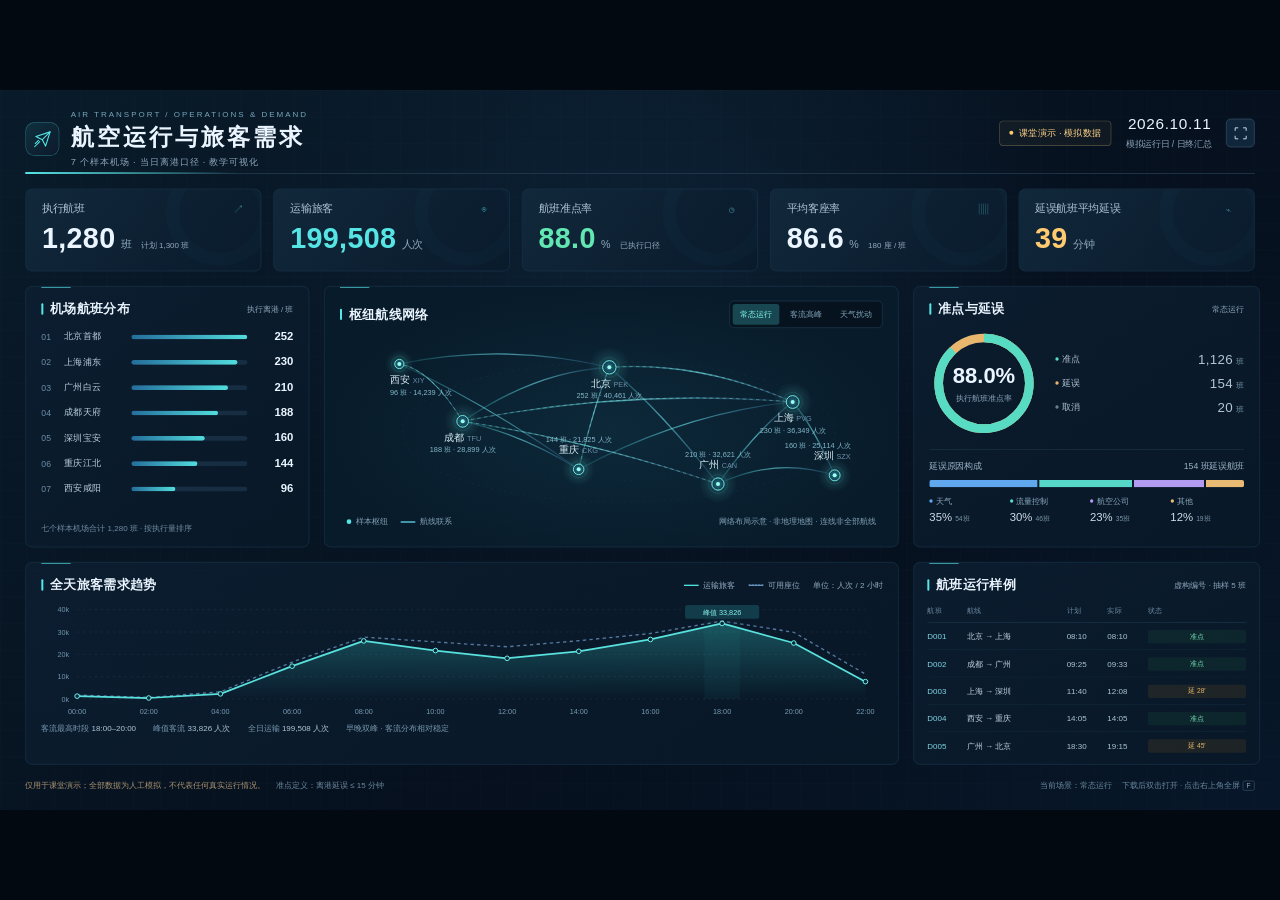
<file: classroom/index.html>
<!doctype html>
<html lang="zh-CN">
<head>
<meta charset="utf-8">
<meta name="viewport" content="width=device-width, initial-scale=1">
<meta name="color-scheme" content="dark">
<meta name="description" content="课堂展示专用航空运行与旅客需求数据大屏。全部为模拟数据，单文件离线运行。">
<title>航空运行与旅客需求 · 课堂演示数据大屏</title>
<style>
:root{--bg:#06101e;--card:#0b1b2e;--line:#19354c;--cyan:#55e5e4;--blue:#5398ff;--text:#eaf5ff;--muted:#8da6bb;--green:#62e7b3;--amber:#ffca70;--purple:#b5a0ff}
*{box-sizing:border-box}html,body{margin:0;width:100%;height:100%;overflow:hidden;background:#030910;color:var(--text);font-family:"PingFang SC","Microsoft YaHei","Noto Sans CJK SC",Arial,sans-serif}button{font:inherit}button:focus-visible{outline:3px solid #fff;outline-offset:4px}button{cursor:pointer}#screen{position:absolute;width:1920px;height:1080px;transform-origin:top left;padding:30px 38px 20px;background:radial-gradient(ellipse at 51% 20%,#13324a65 0%,transparent 46%),linear-gradient(140deg,#091b2a 0%,#06101e 62%,#071729 100%);display:flex;flex-direction:column;gap:22px}#screen:before{content:"";position:absolute;inset:0;pointer-events:none;background-image:linear-gradient(#38536a0a 1px,transparent 1px),linear-gradient(90deg,#38536a0a 1px,transparent 1px);background-size:40px 40px}header{height:96px;flex:none;display:flex;align-items:flex-start;justify-content:space-between;position:relative;border-bottom:1px solid #294259;padding-bottom:21px}header:after{content:"";position:absolute;left:0;bottom:-1px;height:3px;width:320px;background:linear-gradient(90deg,var(--cyan),transparent)}.brand{display:flex;gap:17px;align-items:center}.mark{width:51px;height:51px;display:grid;place-items:center;color:var(--cyan);border:1px solid #4bcdd459;border-radius:14px;background:linear-gradient(135deg,#17465480,#0c1a2c)}.eyebrow{font-size:12px;letter-spacing:3px;color:#76a6bc;margin-bottom:7px}.title{font-size:35px;font-weight:650;letter-spacing:4px;line-height:1.1;margin:0}.sub{font-size:14px;color:var(--muted);margin-top:10px;letter-spacing:1px}.header-right{display:flex;align-items:center;gap:22px;padding-top:8px}.date{text-align:right;font-variant-numeric:tabular-nums}.date strong{font-size:23px;font-weight:500;letter-spacing:1px}.date div{font-size:13px;color:var(--muted);margin-top:8px}.badge{border:1px solid #bda36966;background:#ffca700b;color:#ffd488;font-size:14px;padding:9px 14px;border-radius:6px;white-space:nowrap}.badge:before{content:"";display:inline-block;width:6px;height:6px;background:var(--amber);border-radius:50%;margin:0 8px 2px 0}.fullscreen{width:43px;height:43px;background:#10273b;border:1px solid #39546c;border-radius:7px;color:#c8ecf9;display:grid;place-items:center}.fullscreen:hover{background:#21465b}.kpis{display:grid;grid-template-columns:repeat(5,1fr);gap:18px;height:124px;flex:none}.kpi{position:relative;padding:19px 24px;border:1px solid var(--line);border-radius:10px;background:linear-gradient(130deg,#11283b,#091a2b);overflow:hidden}.kpi:after{content:"";position:absolute;right:-18px;top:-45px;width:120px;height:120px;border:20px solid #55e5e405;border-radius:50%}.kpi-label{font-size:16px;color:#b0c4d4;display:flex;align-items:center;justify-content:space-between}.kpi-icon{color:#57cfd48a;width:18px;height:18px}.kpi-value{font-size:43px;line-height:1.15;letter-spacing:.5px;font-weight:650;margin-top:9px;font-variant-numeric:tabular-nums;display:inline-block}.unit{font-size:16px;margin-left:8px;color:#90aabd}.kpi-foot{display:inline-block;font-size:12px;color:#93aabe;margin-left:14px;vertical-align:baseline}.accent{color:var(--cyan)}.good{color:var(--green)}.warn{color:var(--amber)}.dashboard{height:718px;display:grid;grid-template-columns:426px 862px 520px;grid-template-rows:392px 304px;gap:22px;position:relative}.panel{border:1px solid var(--line);background:linear-gradient(145deg,#0c1e31d9,#081827e8);border-radius:10px;overflow:hidden;position:relative;padding:21px 23px}.panel:after{content:"";position:absolute;width:44px;height:2px;background:var(--cyan);left:23px;top:0;opacity:.62}.panel-heading{display:flex;align-items:center;justify-content:space-between;gap:12px;margin-bottom:16px}.panel-title{font-size:19px;font-weight:600;margin:0;letter-spacing:1px}.panel-title:before{content:"";width:3px;height:17px;display:inline-block;margin-right:10px;background:var(--cyan);vertical-align:-2px;border-radius:2px}.panel-note{font-size:12px;color:var(--muted);white-space:nowrap}.network{grid-column:2;grid-row:1;padding-bottom:10px;background:radial-gradient(ellipse at 50% 55%,#143e5266,transparent 70%),#081b2a}.ranking{grid-column:1;grid-row:1}.status{grid-column:3;grid-row:1}.trend{grid-column:1/3;grid-row:2}.flights{grid-column:3;grid-row:2}.airport-row{margin-top:18px;display:grid;grid-template-columns:24px 91px 1fr 59px;align-items:center;gap:10px}.rank-number{font-size:13px;color:#6c8ea7;font-variant-numeric:tabular-nums}.airport-name{font-size:14px;color:#bcd0df;white-space:nowrap}.bar-track{height:7px;background:#162d42;border-radius:4px;overflow:hidden}.bar-fill{height:100%;border-radius:4px;background:linear-gradient(90deg,#246d9b,#51dddd);transition:width .6s}.airport-value{text-align:right;font-size:17px;font-variant-numeric:tabular-nums}.ranking .caption{font-size:12px;color:#6e8ca3;position:absolute;bottom:18px;left:23px}.network-tools{display:flex;gap:5px;background:#06121dcc;padding:4px;border-radius:7px;border:1px solid #1d3c50}.scenario{border:0;background:transparent;font-size:12px;color:#82a4ba;padding:7px 11px;border-radius:4px}.scenario[aria-pressed="true"]{background:#184651;color:#83fff2}.scenario:hover{color:white}.network-svg{width:100%;height:262px;display:block;overflow:visible}.network-footer{display:flex;justify-content:space-between;color:#83a3b9;font-size:12px;margin-top:4px;padding:0 10px}.legend{display:flex;align-items:center;gap:7px}.dot{width:7px;height:7px;border-radius:50%;background:var(--cyan);display:inline-block}.line-key{width:22px;height:2px;background:#5dcee9;display:inline-block}.status-main{display:flex;align-items:center;gap:25px;margin-top:4px}.ring-wrap{position:relative;width:164px;height:164px;flex:none}.ring-wrap svg{width:100%;height:100%;transform:rotate(-90deg)}.ring-text{position:absolute;inset:0;display:flex;align-items:center;justify-content:center;flex-direction:column}.ring-text strong{font-size:33px;font-weight:600}.ring-text span{font-size:12px;color:var(--muted);margin-top:6px}.status-numbers{flex:1}.stat-line{display:flex;justify-content:space-between;align-items:center;margin:13px 0;font-size:14px;color:#b1c6d6}.stat-line strong{font-size:20px;font-weight:500;letter-spacing:.5px}.stat-line small{font-size:12px;margin-left:4px;color:#7391a7}.status-divider{height:1px;background:#1b3347;margin:17px 0 15px}.cause-title{display:flex;justify-content:space-between;font-size:13px;color:#9ab2c6;margin-bottom:12px}.cause-bar{height:11px;display:flex;gap:3px;border-radius:3px;overflow:hidden}.cause-part{height:100%;transition:flex .5s}.cause-legend{display:grid;grid-template-columns:repeat(4,1fr);margin-top:13px;gap:10px}.cause-item{font-size:12px;color:#8ca9bf}.cause-item span{display:block;color:#cddde9;font-size:17px;margin-top:6px}.tiny-dot{width:5px;height:5px;display:inline-block;border-radius:50%;margin:0 5px 2px 0}.trend .panel-heading{margin-bottom:1px}.chart-legends{display:flex;gap:20px;font-size:12px;color:#93adc2;align-items:center}.trend-svg{display:block;width:100%;height:192px}.trend-bottom{display:flex;gap:26px;color:#7998af;font-size:12px;margin-top:0}.trend-bottom strong{color:#aec7d7;font-weight:500}.flights{padding:21px 20px 13px}.flights .panel-heading{margin-bottom:17px}.flight-head,.flight-row{display:grid;grid-template-columns:53px 144px 55px 55px 1fr;gap:6px;align-items:center;white-space:nowrap}.flight-head{font-size:11px;color:#6e8ca3;padding:0 0 10px;border-bottom:1px solid #1a344a}.flight-row{font-size:12px;padding:11px 0 9px;border-bottom:1px solid #14304680;color:#acc5d8;font-variant-numeric:tabular-nums}.flight-row:last-child{border-bottom:0}.flight-id{color:#81d7e5;font-size:12px}.route-label{color:#c4d5e2;font-size:12px}.flight-tag{font-size:10px;border-radius:3px;padding:3px 5px;text-align:center;display:inline-block;background:#1a46374d;color:#72dbb3}.flight-tag.delayed{background:#77562233;color:#e4b568}.footer{height:27px;display:flex;align-items:center;justify-content:space-between;font-size:12px;color:#6b899f;position:relative;margin-top:-4px}.footer strong{font-weight:400;color:#aa9370}.footer-left{display:flex;align-items:center;gap:16px}.kbd{font-size:10px;border:1px solid #345168;border-radius:3px;padding:1px 5px;color:#8ea8bb}.footer-right{display:flex;gap:15px;align-items:center}.hide-fullscreen{transition:opacity .2s}.is-fullscreen .hide-fullscreen{opacity:0;pointer-events:none}#toast{position:fixed;left:50%;bottom:35px;transform:translateX(-50%);padding:13px 21px;border:1px solid #43758e;border-radius:8px;background:#0d2537;color:#dbf3ff;font-size:15px;display:none;z-index:5;max-width:90vw;text-align:center}.network-line{stroke-dasharray:5 5;animation:flow 20s linear infinite}.paused .network-line{animation-play-state:paused}@keyframes flow{to{stroke-dashoffset:-100}}.flow-point{filter:drop-shadow(0 0 4px #54e3ef)}@media(prefers-reduced-motion:reduce){.network-line{animation:none}.bar-fill,.cause-part{transition:none}}@media print{html,body{width:1920px;height:1080px}#screen{position:relative;transform:none!important;left:0!important;top:0!important}.hide-fullscreen{display:none}}
</style>
</head>
<body>
<main id="screen" aria-label="航空运行与旅客需求课堂演示数据大屏">
<header>
<div class="brand"><div class="mark" aria-hidden="true"><svg width="31" height="31" viewBox="0 0 32 32" fill="none"><path d="M28 5 21 27l-5-10-10-5L28 5Z" stroke="currentColor" stroke-width="1.7" stroke-linejoin="round"/><path d="m16 17 12-12M5 23l5-5M4 28l8-8" stroke="currentColor" stroke-width="1.6" stroke-linecap="round"/></svg></div><div><div class="eyebrow">AIR TRANSPORT / OPERATIONS & DEMAND</div><h1 class="title">航空运行与旅客需求</h1><div class="sub">7 个样本机场 · 当日离港口径 · 教学可视化</div></div></div>
<div class="header-right"><div class="badge">课堂演示 · 模拟数据</div><div class="date"><strong>2026.10.11</strong><div>模拟运行日 / 日终汇总</div></div><button type="button" class="fullscreen hide-fullscreen" id="fullscreen" aria-label="进入全屏" title="点击全屏（快捷键 F）"><svg width="22" height="22" viewBox="0 0 24 24" fill="none" stroke="currentColor" stroke-width="1.5"><path d="M8 3H3v5M16 3h5v5M21 16v5h-5M3 16v5h5"/></svg></button></div>
</header>
<section class="kpis" aria-label="核心指标">
<article class="kpi"><div class="kpi-label">执行航班<span class="kpi-icon">↗</span></div><div><strong class="kpi-value" id="k-flights">1,280</strong><span class="unit">班</span><span class="kpi-foot" id="k-plan">计划 1,300 班</span></div></article>
<article class="kpi"><div class="kpi-label">运输旅客<span class="kpi-icon">◉</span></div><div><strong class="kpi-value accent" id="k-passengers">0</strong><span class="unit">人次</span></div></article>
<article class="kpi"><div class="kpi-label">航班准点率<span class="kpi-icon">◷</span></div><div><strong class="kpi-value good" id="k-ontime">0</strong><span class="unit">%</span><span class="kpi-foot">已执行口径</span></div></article>
<article class="kpi"><div class="kpi-label">平均客座率<span class="kpi-icon">▥</span></div><div><strong class="kpi-value" id="k-load">0</strong><span class="unit">%</span><span class="kpi-foot">180 座 / 班</span></div></article>
<article class="kpi"><div class="kpi-label">延误航班平均延误<span class="kpi-icon">⌁</span></div><div><strong class="kpi-value warn" id="k-delay">0</strong><span class="unit">分钟</span></div></article>
</section>
<section class="dashboard" aria-label="运行分析">
<article class="panel ranking"><div class="panel-heading"><h2 class="panel-title">机场航班分布</h2><span class="panel-note">执行离港 / 班</span></div><div id="airport-bars"></div><div class="caption">七个样本机场合计 <span id="airport-total">1,280</span> 班 · 按执行量排序</div></article>
<article class="panel network"><div class="panel-heading"><h2 class="panel-title">枢纽航线网络</h2><div class="network-tools" aria-label="切换模拟场景"><button class="scenario" type="button" data-scenario="normal" aria-pressed="true">常态运行</button><button class="scenario" type="button" data-scenario="peak" aria-pressed="false">客流高峰</button><button class="scenario" type="button" data-scenario="weather" aria-pressed="false">天气扰动</button></div></div><svg id="network-svg" class="network-svg" viewBox="0 0 810 262" role="img" aria-label="七个样本机场的航线联系示意，非地理地图"></svg><div class="network-footer"><span class="legend"><i class="dot"></i>样本枢纽 <i class="line-key" style="margin-left:12px"></i>航线联系</span><span>网络布局示意 · 非地理地图 · 连线非全部航线</span></div></article>
<article class="panel status"><div class="panel-heading"><h2 class="panel-title">准点与延误</h2><span class="panel-note" id="status-state">常态运行</span></div><div class="status-main"><div class="ring-wrap"><svg viewBox="0 0 164 164" aria-hidden="true"><circle cx="82" cy="82" r="68" stroke="#1a3547" stroke-width="13" fill="none"/><circle id="delay-ring" cx="82" cy="82" r="68" stroke="#e8b66d" stroke-width="13" fill="none"/><circle id="ontime-ring" cx="82" cy="82" r="68" stroke="#57dbc3" stroke-width="13" fill="none" stroke-dasharray="0 428"/></svg><div class="ring-text"><strong id="ring-value">0%</strong><span>执行航班准点率</span></div></div><div class="status-numbers"><div class="stat-line"><span><i class="tiny-dot" style="background:#57dbc3"></i>准点</span><strong id="on-count">0<small>班</small></strong></div><div class="stat-line"><span><i class="tiny-dot" style="background:#e8b66d"></i>延误</span><strong id="late-count">0<small>班</small></strong></div><div class="stat-line"><span><i class="tiny-dot" style="background:#687f93"></i>取消</span><strong id="cancel-count">0<small>班</small></strong></div></div></div><div class="status-divider"></div><div class="cause-title"><span>延误原因构成</span><span id="cause-total">仅延误航班</span></div><div id="cause-bar" class="cause-bar"></div><div id="cause-legend" class="cause-legend"></div></article>
<article class="panel trend"><div class="panel-heading"><h2 class="panel-title">全天旅客需求趋势</h2><div class="chart-legends"><span class="legend"><i class="line-key" style="background:#4fe2dd"></i>运输旅客</span><span class="legend"><i class="line-key" style="background:#5e8cbe;border-top:1px dashed #87a6c7"></i>可用座位</span><span>单位：人次 / 2 小时</span></div></div><svg class="trend-svg" id="trend-svg" viewBox="0 0 1270 192" role="img" aria-label="模拟运行日各两小时时段旅客量及可用座位趋势"></svg><div class="trend-bottom"><span>客流最高时段 <strong id="peak-hour">18:00–20:00</strong></span><span>峰值客流 <strong id="peak-passengers">0 人次</strong></span><span>全日运输 <strong id="trend-total">0 人次</strong></span><span id="scenario-note">双峰出行特征</span></div></article>
<article class="panel flights"><div class="panel-heading"><h2 class="panel-title">航班运行样例</h2><span class="panel-note">虚构编号 · 抽样 5 班</span></div><div class="flight-head"><span>航班</span><span>航线</span><span>计划</span><span>实际</span><span>状态</span></div><div id="flight-table"></div></article>
</section>
<footer class="footer"><div class="footer-left"><strong>仅用于课堂演示；全部数据为人工模拟，不代表任何真实运行情况。</strong><span>准点定义：离港延误 ≤ 15 分钟</span></div><div class="footer-right"><span id="scenario-footer">当前场景：常态运行</span><span class="hide-fullscreen">下载后双击打开 · 点击右上角全屏 <span class="kbd">F</span></span></div></footer>
</main>
<div id="toast" role="status" aria-live="polite"></div>
<noscript><div style="position:fixed;inset:0;display:grid;place-items:center;background:#071727;color:white;font-size:22px">请在 Chrome、Edge 或 Safari 中打开，并启用 JavaScript。</div></noscript>
<script>
'use strict';
/* All records below are synthetic teaching data. No network, tracking, persistence or external assets. */
const AIRPORTS=[{name:'北京首都',short:'北京',code:'PEK',x:402,y:43},{name:'上海浦东',short:'上海',code:'PVG',x:677,y:95},{name:'广州白云',short:'广州',code:'CAN',x:565,y:218},{name:'成都天府',short:'成都',code:'TFU',x:182,y:124},{name:'深圳宝安',short:'深圳',code:'SZX',x:740,y:205},{name:'重庆江北',short:'重庆',code:'CKG',x:356,y:196},{name:'西安咸阳',short:'西安',code:'XIY',x:87,y:38}];
const SCENARIOS={
normal:{label:'常态运行',flights:[252,230,210,188,160,144,96],loads:[.892,.878,.863,.854,.872,.842,.824],late:154,cancel:20,causes:[54,46,35,19],delayBands:[90,42,18,4],hourFlights:[10,4,18,92,154,142,130,145,163,194,166,62],hourLoad:[.73,.66,.72,.89,.94,.85,.78,.82,.91,.97,.84,.70],sampleDelays:[0,8,28,0,45],note:'早晚双峰 · 客流分布相对稳定'},
peak:{label:'客流高峰',flights:[284,268,246,220,184,164,114],loads:[.956,.947,.938,.929,.952,.921,.913],late:251,cancel:24,causes:[55,110,60,26],delayBands:[128,79,35,9],hourFlights:[14,6,22,105,177,161,155,172,190,218,185,75],hourLoad:[.81,.72,.83,.98,1,.94,.87,.93,.98,1,.95,.82],sampleDelays:[12,24,42,9,65],note:'需求抬升 · 高峰时段座位接近饱和'},
weather:{label:'天气扰动',flights:[228,206,182,164,144,122,84],loads:[.849,.827,.814,.819,.838,.807,.792],late:418,cancel:126,causes:[259,84,46,29],delayBands:[96,148,132,42],hourFlights:[9,4,16,81,132,111,91,100,157,182,159,88],hourLoad:[.68,.60,.66,.82,.86,.76,.72,.76,.88,.93,.83,.69],sampleDelays:[42,78,110,15,56],note:'天气影响 · 午间运力下降、晚间恢复'}
};
const COLORS=['#60a7ee','#56d7c8','#b29bf0','#e9ba73'];
const CAUSES=['天气','流量控制','航空公司','其他'];
const LINKS=[[0,1],[0,2],[0,3],[0,5],[0,6],[1,2],[1,3],[1,4],[1,5],[2,3],[2,4],[3,5],[3,6],[5,6]];
let current='normal';
const $=id=>document.getElementById(id);
const number=n=>n.toLocaleString('zh-CN');
const total=arr=>arr.reduce((a,b)=>a+b,0);
function allocate(n,weights){const sum=total(weights),raw=weights.map(w=>n*w/sum),out=raw.map(Math.floor);let left=n-total(out);raw.map((v,i)=>({i,r:v-out[i]})).sort((a,b)=>b.r-a.r||a.i-b.i).slice(0,left).forEach(v=>out[v.i]++);return out;}
function metrics(s){const flights=total(s.flights),passengerByAirport=s.flights.map((n,i)=>Math.round(n*180*s.loads[i])),passengers=total(passengerByAirport),seatCount=flights*180,hourFlights=allocate(flights,s.hourFlights),hourSeats=hourFlights.map(n=>n*180),hourPassengers=allocate(passengers,hourSeats.map((n,i)=>n*s.hourLoad[i]));
// Redistribute an excess, if any, into remaining capacity without changing the daily total.
let excess=0;hourPassengers.forEach((n,i)=>{if(n>hourSeats[i]){excess+=n-hourSeats[i];hourPassengers[i]=hourSeats[i];}});for(let i=0;excess>0&&i<hourPassengers.length;i++){const add=Math.min(excess,hourSeats[i]-hourPassengers[i]);hourPassengers[i]+=add;excess-=add;}
return{flights,passengers,passengerByAirport,seatCount,load:passengers/seatCount*100,on:flights-s.late,rate:(flights-s.late)/flights*100,avg:Math.round(total(s.delayBands.map((n,i)=>n*[23,45,85,145][i]))/s.late),hourFlights,hourSeats,hourPassengers};}
function setText(id,value){$(id).textContent=value;}
function render(key){current=key;const s=SCENARIOS[key],m=metrics(s);setText('k-flights',number(m.flights));setText('k-plan','计划 '+number(m.flights+s.cancel)+' 班');setText('k-passengers',number(m.passengers));setText('k-ontime',m.rate.toFixed(1));setText('k-load',m.load.toFixed(1));setText('k-delay',m.avg);setText('airport-total',number(m.flights));setText('ring-value',m.rate.toFixed(1)+'%');setText('status-state',s.label);setText('scenario-footer','当前场景：'+s.label);setText('scenario-note',s.note);setText('cause-total',number(s.late)+' 班延误航班');
$('on-count').innerHTML=number(m.on)+'<small>班</small>';$('late-count').innerHTML=number(s.late)+'<small>班</small>';$('cancel-count').innerHTML=number(s.cancel)+'<small>班</small>';
const circ=2*Math.PI*68;$('ontime-ring').setAttribute('stroke-dasharray',(circ*m.rate/100)+' '+circ);$('delay-ring').setAttribute('stroke-dasharray',circ+' '+circ);
$('airport-bars').innerHTML=AIRPORTS.map((a,i)=>({a,n:s.flights[i]})).sort((a,b)=>b.n-a.n).map((o,i)=>'<div class="airport-row"><span class="rank-number">'+String(i+1).padStart(2,'0')+'</span><span class="airport-name">'+o.a.name+'</span><div class="bar-track"><div class="bar-fill" style="width:'+(o.n/Math.max(...s.flights)*100)+'%"></div></div><strong class="airport-value">'+o.n+'</strong></div>').join('');
$('cause-bar').innerHTML=s.causes.map((n,i)=>'<div class="cause-part" style="background:'+COLORS[i]+';flex:'+n+'" title="'+CAUSES[i]+' '+n+' 班"></div>').join('');
$('cause-legend').innerHTML=s.causes.map((n,i)=>'<div class="cause-item"><i class="tiny-dot" style="background:'+COLORS[i]+'"></i>'+CAUSES[i]+'<span>'+Math.round(n/s.late*100)+'% <small style="font-size:10px;color:#7895aa">'+n+'班</small></span></div>').join('');
document.querySelectorAll('[data-scenario]').forEach(b=>b.setAttribute('aria-pressed',String(b.dataset.scenario===key)));renderNetwork(s,m);renderTrend(m);renderFlights(s);}
function renderNetwork(s,m){const svg=$('network-svg');let out='<defs><radialGradient id="halo"><stop stop-color="#68ece1" stop-opacity=".22"/><stop offset="1" stop-color="#68ece1" stop-opacity="0"/></radialGradient><linearGradient id="link" x1="0" x2="1"><stop stop-color="#39bec7" stop-opacity=".13"/><stop offset=".5" stop-color="#6adee6" stop-opacity=".65"/><stop offset="1" stop-color="#4087b8" stop-opacity=".16"/></linearGradient></defs>';
out+='<ellipse cx="416" cy="140" rx="325" ry="105" fill="none" stroke="#254961" stroke-dasharray="2 8" opacity=".5"/><ellipse cx="416" cy="140" rx="236" ry="73" fill="none" stroke="#214356" stroke-dasharray="2 8" opacity=".4"/>';
LINKS.forEach(([a,b],i)=>{const p=AIRPORTS[a],q=AIRPORTS[b],cx=(p.x+q.x)/2,cy=(p.y+q.y)/2-(i%2?18:35),width=1+(s.flights[a]+s.flights[b])/430;out+='<path d="M'+p.x+' '+p.y+' Q'+cx+' '+cy+' '+q.x+' '+q.y+'" fill="none" stroke="url(#link)" stroke-width="'+width+'"/>';if(i%3===0)out+='<path class="network-line" d="M'+p.x+' '+p.y+' Q'+cx+' '+cy+' '+q.x+' '+q.y+'" fill="none" stroke="#9ef5ee" stroke-opacity=".55" stroke-width="1"/>';});
AIRPORTS.forEach((a,i)=>{const r=5+s.flights[i]/50,isLow=a.y>170,ty=isLow?a.y-24:a.y+29,anchor=i===4?'end':i===6?'start':'middle',tx=i===4?a.x+24:i===6?a.x-14:a.x;out+='<circle cx="'+a.x+'" cy="'+a.y+'" r="'+(r*3.1)+'" fill="url(#halo)"/><circle cx="'+a.x+'" cy="'+a.y+'" r="'+(r+5)+'" stroke="#50c9d3" stroke-opacity=".18" fill="none"/><circle cx="'+a.x+'" cy="'+a.y+'" r="'+r+'" fill="#123e52" stroke="#6deadd" stroke-width="1.5"/><circle class="flow-point" cx="'+a.x+'" cy="'+a.y+'" r="3" fill="#9affee"/><text x="'+tx+'" y="'+ty+'" fill="#d9eff6" font-size="15" text-anchor="'+anchor+'">'+a.short+' <tspan fill="#688da6" font-size="11">'+a.code+'</tspan></text><text x="'+tx+'" y="'+(isLow?ty-17:ty+17)+'" fill="#83b9ca" font-size="11" text-anchor="'+anchor+'">'+s.flights[i]+' 班 · '+number(m.passengerByAirport[i])+' 人次</text>';});svg.innerHTML=out;}
function renderTrend(m){const svg=$('trend-svg'),left=54,right=1244,top=22,bottom=157,w=right-left,h=bottom-top,max=Math.ceil(Math.max(...m.hourSeats)/10000)*10000,x=i=>left+i*w/11,y=n=>bottom-n/max*h;let out='<defs><linearGradient id="area" x1="0" x2="0" y1="0" y2="1"><stop stop-color="#3bd6d1" stop-opacity=".3"/><stop offset="1" stop-color="#3bd6d1" stop-opacity="0"/></linearGradient></defs>';
for(let i=0;i<=4;i++){const v=max*i/4,yy=y(v);out+='<line x1="'+left+'" y1="'+yy+'" x2="'+right+'" y2="'+yy+'" stroke="#29465a" stroke-dasharray="3 6" opacity=".6"/><text x="'+(left-12)+'" y="'+(yy+4)+'" fill="#6f91a9" text-anchor="end" font-size="11">'+(v/1000)+'k</text>';}
const peak=m.hourPassengers.indexOf(Math.max(...m.hourPassengers)),px=x(peak);out+='<rect x="'+(px-27)+'" y="'+top+'" width="54" height="'+h+'" fill="#35cfcf" opacity=".045"/>';
const points=values=>values.map((v,i)=>x(i)+','+y(v)).join(' ');out+='<path d="M'+left+' '+bottom+' L'+points(m.hourPassengers).replace(/ /g,' L')+' L'+right+' '+bottom+' Z" fill="url(#area)"/><polyline points="'+points(m.hourSeats)+'" fill="none" stroke="#54799e" stroke-width="2" stroke-dasharray="5 5"/><polyline points="'+points(m.hourPassengers)+'" fill="none" stroke="#58e1dd" stroke-width="2.6" stroke-linejoin="round"/>';
m.hourPassengers.forEach((v,i)=>{out+='<circle cx="'+x(i)+'" cy="'+y(v)+'" r="3.5" fill="#0d2939" stroke="#6df0e8" stroke-width="1.5"><title>'+String(i*2).padStart(2,'0')+':00–'+String(i*2+2).padStart(2,'0')+':00：旅客 '+number(v)+' 人次，可用座位 '+number(m.hourSeats[i])+'</title></circle><text x="'+x(i)+'" y="180" fill="#779bb4" font-size="11" text-anchor="middle">'+String(i*2).padStart(2,'0')+':00</text>';});
const labelx=Math.min(right-75,Math.max(left+70,px));out+='<rect x="'+(labelx-56)+'" y="'+Math.max(0,y(m.hourPassengers[peak])-28)+'" width="112" height="21" rx="4" fill="#123c4a"/><text x="'+labelx+'" y="'+Math.max(15,y(m.hourPassengers[peak])-13)+'" fill="#8bf4ea" font-size="11" text-anchor="middle">峰值 '+number(m.hourPassengers[peak])+'</text>';svg.innerHTML=out;setText('peak-hour',String(peak*2).padStart(2,'0')+':00–'+String(peak*2+2).padStart(2,'0')+':00');setText('peak-passengers',number(m.hourPassengers[peak])+' 人次');setText('trend-total',number(m.passengers)+' 人次');}
function renderFlights(s){const rows=[['D001','北京 → 上海',8*60+10],['D002','成都 → 广州',9*60+25],['D003','上海 → 深圳',11*60+40],['D004','西安 → 重庆',14*60+5],['D005','广州 → 北京',18*60+30]];const time=n=>String(Math.floor(n/60)%24).padStart(2,'0')+':'+String(n%60).padStart(2,'0');$('flight-table').innerHTML=rows.map((r,i)=>{const d=s.sampleDelays[i];return '<div class="flight-row"><span class="flight-id">'+r[0]+'</span><span class="route-label">'+r[1]+'</span><span>'+time(r[2])+'</span><span>'+time(r[2]+d)+'</span><span class="flight-tag '+(d>15?'delayed':'')+'">'+(d>15?'延 '+d+'′':'准点')+'</span></div>';}).join('');}
function fit(){const s=$('screen'),scale=Math.min(window.innerWidth/1920,window.innerHeight/1080);s.style.transform='scale('+scale+')';s.style.left=((window.innerWidth-1920*scale)/2)+'px';s.style.top=((window.innerHeight-1080*scale)/2)+'px';}
function toast(message){const t=$('toast');t.textContent=message;t.style.display='block';clearTimeout(toast.timer);toast.timer=setTimeout(()=>t.style.display='none',6000);}
async function toggleFullscreen(){try{const d=document,el=d.documentElement;if(d.fullscreenElement||d.webkitFullscreenElement){const exit=d.exitFullscreen||d.webkitExitFullscreen;if(exit)await exit.call(d);}else{const enter=el.requestFullscreen||el.webkitRequestFullscreen;if(enter)await enter.call(el);else toast('浏览器暂不支持网页全屏。请使用浏览器菜单中的“全屏”，或按 F11（Mac：Control + Command + F）。');}}catch(e){toast('请使用浏览器菜单中的“全屏”，或按 F11（Mac：Control + Command + F）。');}}
function fullscreenState(){const on=Boolean(document.fullscreenElement||document.webkitFullscreenElement);$('screen').classList.toggle('is-fullscreen',on);$('fullscreen').setAttribute('aria-label',on?'退出全屏':'进入全屏');fit();}
document.querySelectorAll('[data-scenario]').forEach(b=>b.addEventListener('click',()=>render(b.dataset.scenario)));$('fullscreen').addEventListener('click',toggleFullscreen);document.addEventListener('fullscreenchange',fullscreenState);document.addEventListener('webkitfullscreenchange',fullscreenState);window.addEventListener('resize',fit);document.addEventListener('keydown',e=>{if(e.key.toLowerCase()==='f'&&!e.ctrlKey&&!e.metaKey&&!e.altKey){e.preventDefault();toggleFullscreen();}if(['1','2','3'].includes(e.key)&&!e.ctrlKey&&!e.metaKey&&!e.altKey)render(['normal','peak','weather'][Number(e.key)-1]);});
render('normal');fit();
</script>
</body>
</html>
</file>
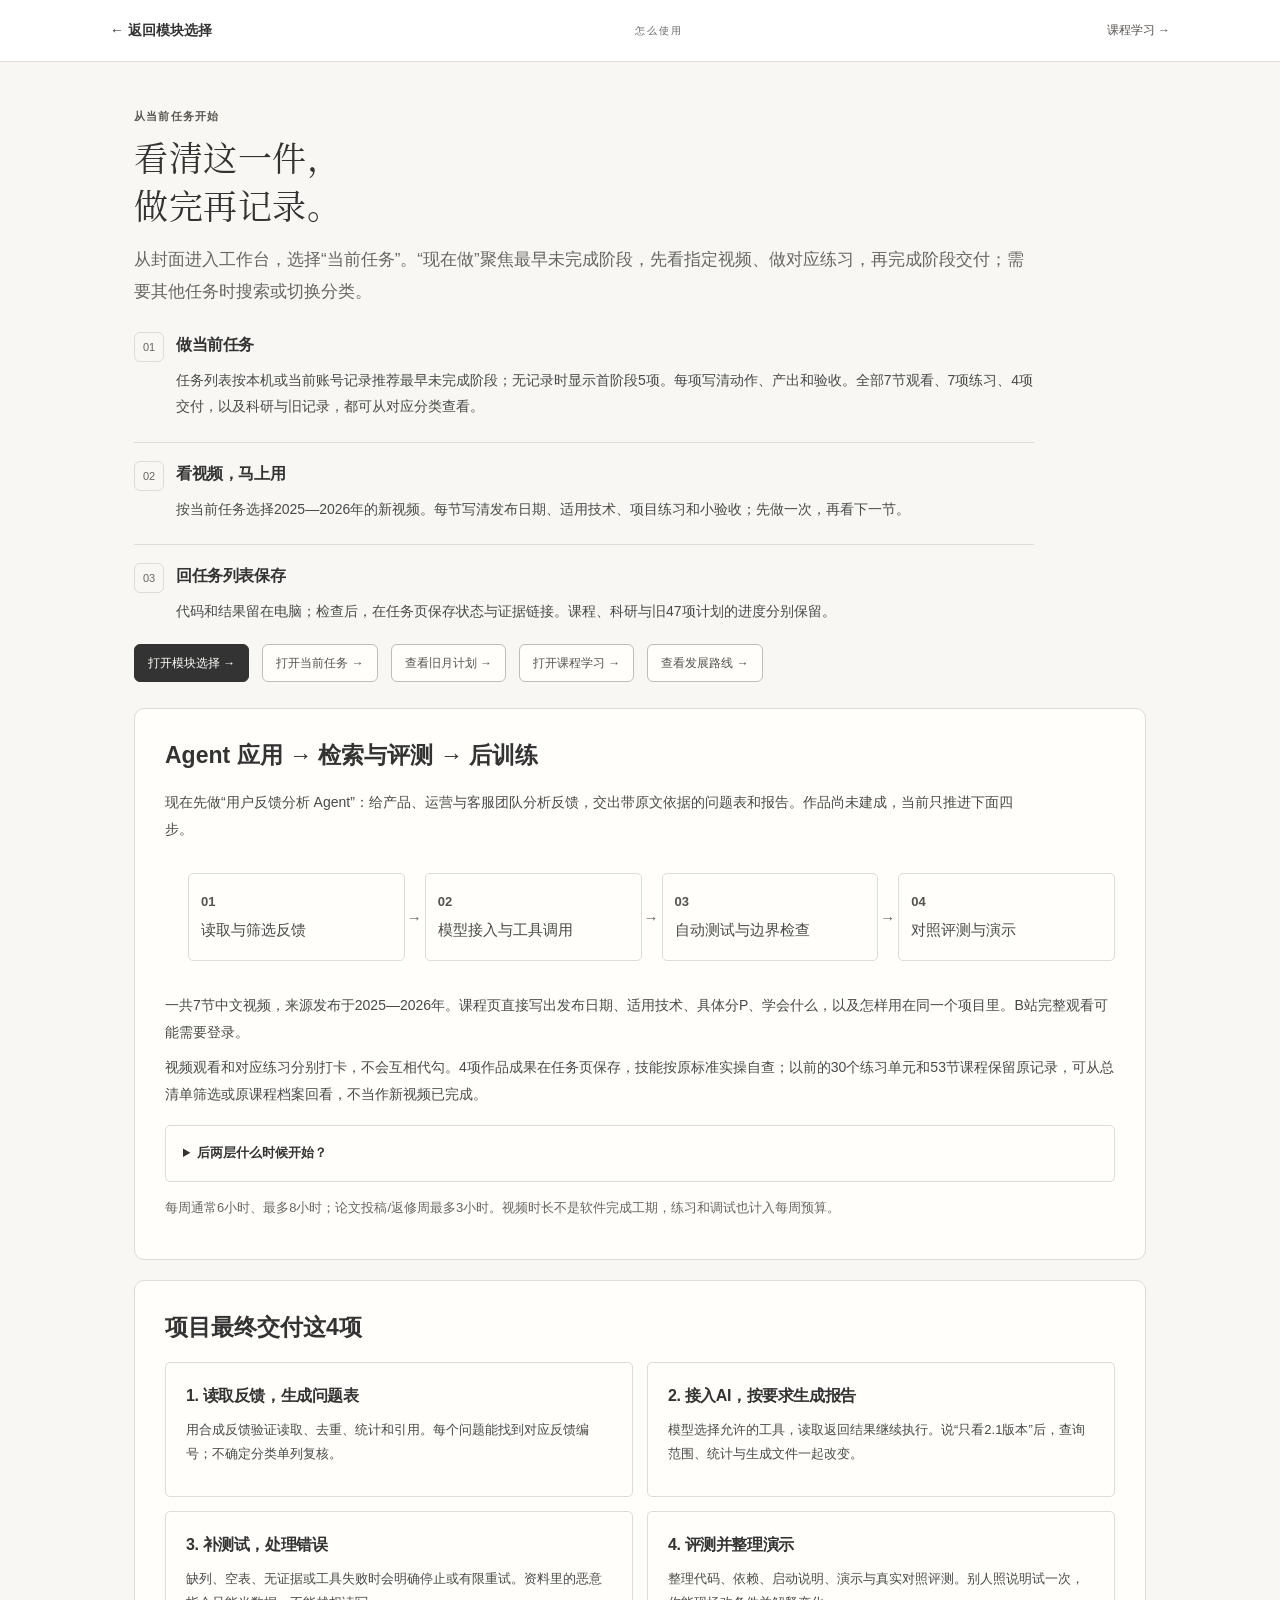
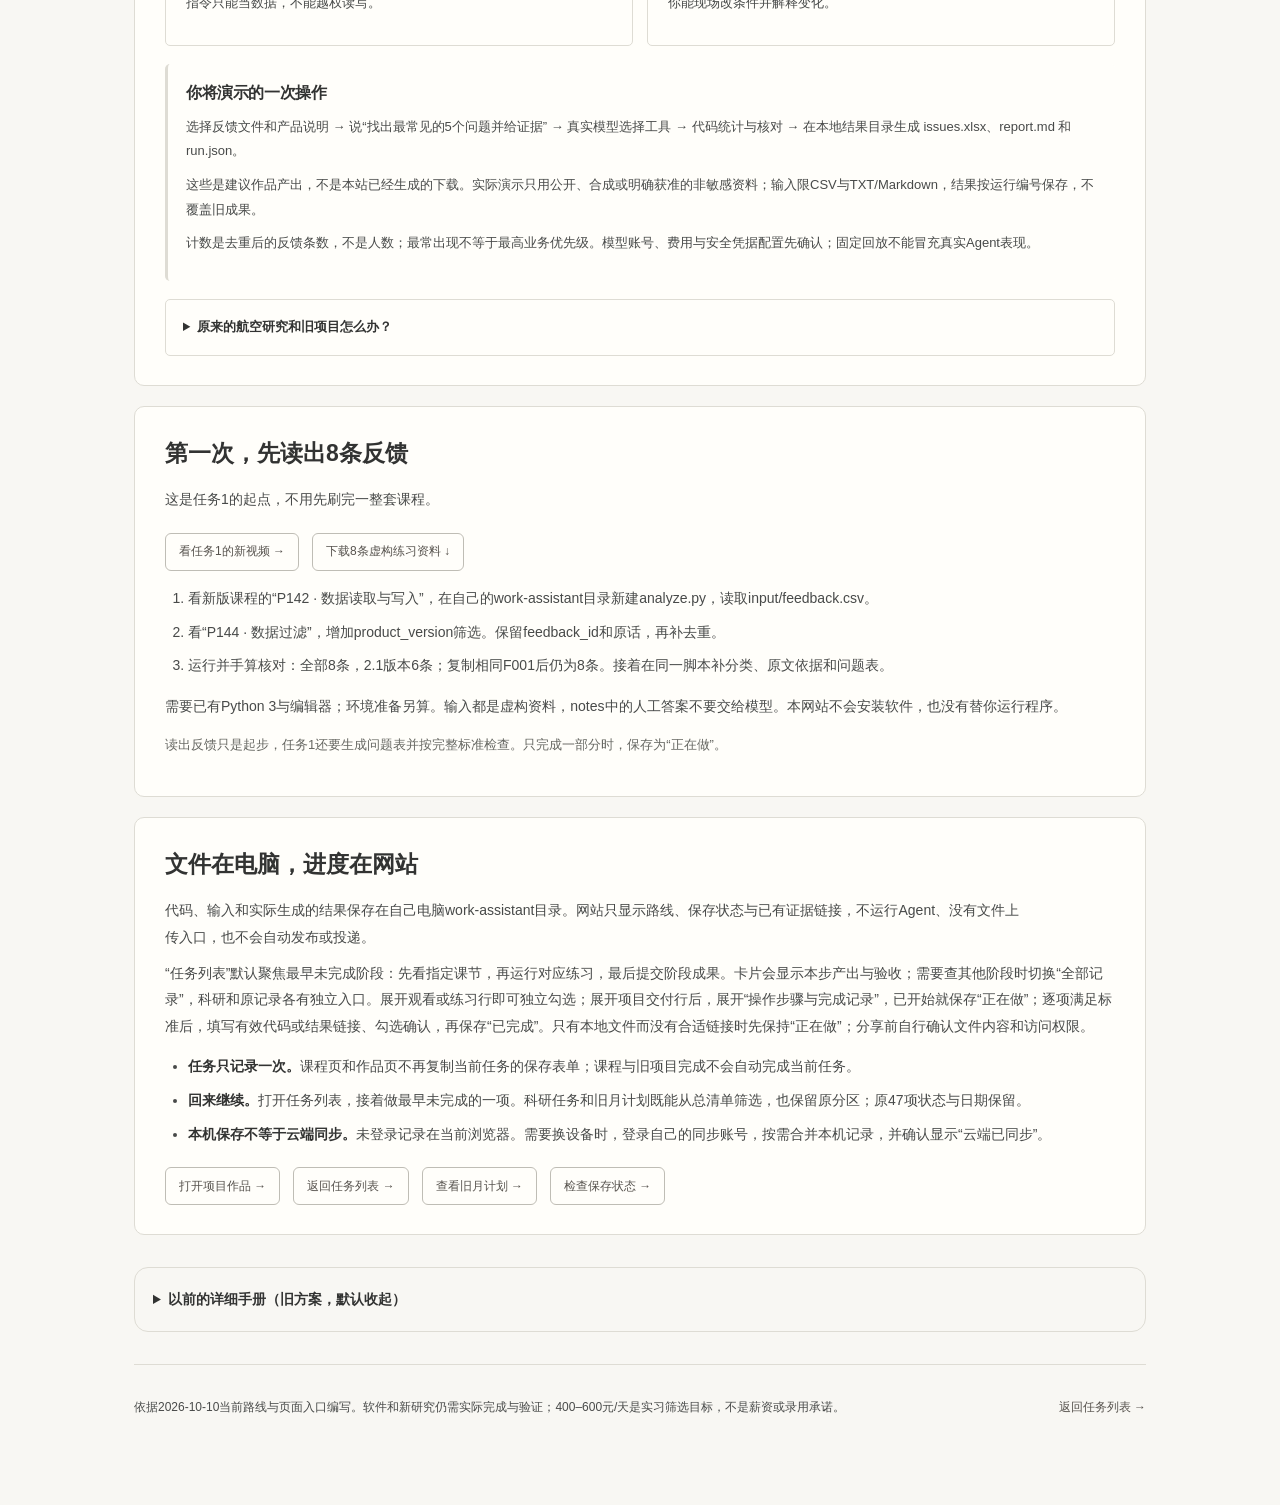
<file: guide.html>
<!doctype html>
<html lang="zh-CN">
<head>
<meta charset="UTF-8"><meta name="viewport" content="width=device-width, initial-scale=1.0">
<title>怎么使用 · 成长工作台</title>
<meta name="description" content="从当前任务开始：做什么、看哪节、交什么、怎样检查；科研与旧计划分别保留。">
<meta name="theme-color" content="#f3f2ee">
<link rel="stylesheet" href="./styles.css?v=20261010-taskfirst1">
<link rel="stylesheet" href="./career.css?v=20261011-workassistant1">
<style>
.guide-plain-flow{display:grid;grid-template-columns:repeat(4,minmax(0,1fr));gap:20px;list-style:none;padding:0;margin:24px 0}.guide-plain-flow li{position:relative;padding:18px 12px;border:1px solid var(--line);border-radius:14px;background:#fff;font-size:15px;line-height:1.6}.guide-plain-flow li:not(:last-child)::after{content:"→";position:absolute;right:-18px;top:37%;color:var(--muted)}.guide-plain-flow strong{display:block;color:var(--blue);font-size:13px;margin-bottom:5px}.guide-legacy{margin:32px 0}.guide-legacy>summary{padding:18px;border:1px solid var(--line);border-radius:14px;cursor:pointer;font-weight:600}.guide-legacy-banner{padding:18px;background:var(--surface-soft);border-radius:12px;margin-top:18px}.guide-legacy-body{border-left:3px solid var(--line);padding-left:18px}.guide-legacy-body .guide-hero{padding-top:24px}.guide-legacy-body .guide-toc{margin-top:24px}.guide-short .guide-section{scroll-margin-top:24px}@media(max-width:900px){.guide-plain-flow{grid-template-columns:repeat(3,minmax(0,1fr))}.guide-plain-flow li:nth-child(3)::after{content:""}}@media(max-width:560px){.guide-plain-flow{grid-template-columns:1fr;gap:22px}.guide-plain-flow li:not(:last-child)::after,.guide-plain-flow li:nth-child(3)::after{content:"↓";top:auto;bottom:-24px;left:50%;right:auto}.guide-legacy-body{padding-left:10px}}
</style>
<link rel="stylesheet" href="./ink-theme.css?v=20261012-quiet1">
</head>
<body class="guide-page guide-short">
<a class="skip-link" href="#guide-content">跳到使用说明</a>
<header class="guide-header"><a href="./index.html#modules">← 返回模块选择</a><span>怎么使用</span><a href="./index.html#resources">课程学习 →</a></header>
<main class="guide-main" id="guide-content">
<section class="guide-hero" id="first-use"><span class="guide-kicker">从当前任务开始</span><h1>看清这一件，<br>做完再记录。</h1><p class="guide-lead">从封面进入工作台，选择“当前任务”。“现在做”聚焦最早未完成阶段，先看指定视频、做对应练习，再完成阶段交付；需要其他任务时搜索或切换分类。</p>
<ol class="guide-steps"><li><h3>做当前任务</h3><p>任务列表按本机或当前账号记录推荐最早未完成阶段；无记录时显示首阶段5项。每项写清动作、产出和验收。全部7节观看、7项练习、4项交付，以及科研与旧记录，都可从对应分类查看。</p></li><li><h3>看视频，马上用</h3><p>按当前任务选择2025—2026年的新视频。每节写清发布日期、适用技术、项目练习和小验收；先做一次，再看下一节。</p></li><li><h3>回任务列表保存</h3><p>代码和结果留在电脑；检查后，在任务页保存状态与证据链接。课程、科研与旧47项计划的进度分别保留。</p></li></ol>
<div class="guide-actions"><a href="./index.html#modules">打开模块选择 →</a><a href="./index.html#execution">打开当前任务 →</a><a href="./index.html#execution/month">查看旧月计划 →</a><a href="./index.html#resources">打开课程学习 →</a><a href="./index.html#today">查看发展路线 →</a></div>
</section>
<section class="guide-section" id="learning-route"><h2>Agent 应用 → 检索与评测 → 后训练</h2><p>现在先做“用户反馈分析 Agent”：给产品、运营与客服团队分析反馈，交出带原文依据的问题表和报告。作品尚未建成，当前只推进下面四步。</p><ol class="guide-plain-flow" aria-label="四步视频与作品路线"><li><strong>01</strong>读取与筛选反馈</li><li><strong>02</strong>模型接入与工具调用</li><li><strong>03</strong>自动测试与边界检查</li><li><strong>04</strong>对照评测与演示</li></ol><p>一共7节中文视频，来源发布于2025—2026年。课程页直接写出发布日期、适用技术、具体分P、学会什么，以及怎样用在同一个项目里。B站完整观看可能需要登录。</p><p>视频观看和对应练习分别打卡，不会互相代勾。4项作品成果在任务页保存，技能按原标准实操自查；以前的30个练习单元和53节课程保留原记录，可从总清单筛选或原课程档案回看，不当作新视频已完成。</p><details class="guide-details"><summary>后两层什么时候开始？</summary><p>作品能够稳定运行之后，再比较关键词/向量检索、重排与消融。后训练先补PyTorch与SFT，再学DPO；GRPO需另核对算力与费用。DPO不等于在线RL。后两层是计划，不新增完成勾选，也不新增论文承诺；原研究继续独立推进。</p></details><p class="guide-note">每周通常6小时、最多8小时；论文投稿/返修周最多3小时。视频时长不是软件完成工期，练习和调试也计入每周预算。</p></section>
<section class="guide-section" id="plan"><h2>项目最终交付这4项</h2><div class="guide-grid"><article class="guide-card"><h3>1. 读取反馈，生成问题表</h3><p>用合成反馈验证读取、去重、统计和引用。每个问题能找到对应反馈编号；不确定分类单列复核。</p></article><article class="guide-card"><h3>2. 接入AI，按要求生成报告</h3><p>模型选择允许的工具，读取返回结果继续执行。说“只看2.1版本”后，查询范围、统计与生成文件一起改变。</p></article><article class="guide-card"><h3>3. 补测试，处理错误</h3><p>缺列、空表、无证据或工具失败时会明确停止或有限重试。资料里的恶意指令只能当数据，不能越权读写。</p></article><article class="guide-card"><h3>4. 评测并整理演示</h3><p>整理代码、依赖、启动说明、演示与真实对照评测。别人照说明试一次，你能现场改条件并解释变化。</p></article></div><aside class="guide-callout"><h3>你将演示的一次操作</h3><p>选择反馈文件和产品说明 → 说“找出最常见的5个问题并给证据” → 真实模型选择工具 → 代码统计与核对 → 在本地结果目录生成 issues.xlsx、report.md 和 run.json。</p><p>这些是建议作品产出，不是本站已经生成的下载。实际演示只用公开、合成或明确获准的非敏感资料；输入限CSV与TXT/Markdown，结果按运行编号保存，不覆盖旧成果。</p><p>计数是去重后的反馈条数，不是人数；最常出现不等于最高业务优先级。模型账号、费用与安全凭据配置先确认；固定回放不能冒充真实Agent表现。</p></aside><details class="guide-details"><summary>原来的航空研究和旧项目怎么办？</summary><p>原有航空与旅客选择研究继续独立推进。这个作品不新增论文承诺；未来确有需要时再讨论结合。</p><p>旧航班比较ACA六阶段、DDL七阶段和原47项任务都保留原名、原标准、原状态、证据与日期，放在旧方案与记录中。它们不是当前四件成果的自动替代，也不要求并行做多个Demo。</p></details></section>
<section class="guide-section" id="first-exercise"><h2>第一次，先读出8条反馈</h2><p>这是任务1的起点，不用先刷完一整套课程。</p><div class="guide-actions"><a href="./index.html#learn/code">看任务1的新视频 →</a><a href="./data/work-agent-starter.zip" download>下载8条虚构练习资料 ↓</a></div><ol class="guide-first-session"><li>看新版课程的“P142 · 数据读取与写入”，在自己的work-assistant目录新建analyze.py，读取input/feedback.csv。</li><li>看“P144 · 数据过滤”，增加product_version筛选。保留feedback_id和原话，再补去重。</li><li>运行并手算核对：全部8条，2.1版本6条；复制相同F001后仍为8条。接着在同一脚本补分类、原文依据和问题表。</li></ol><p>需要已有Python 3与编辑器；环境准备另算。输入都是虚构资料，notes中的人工答案不要交给模型。本网站不会安装软件，也没有替你运行程序。</p><p class="guide-note">读出反馈只是起步，任务1还要生成问题表并按完整标准检查。只完成一部分时，保存为“正在做”。</p></section>
<section class="guide-section" id="saving"><h2>文件在电脑，进度在网站</h2><p>代码、输入和实际生成的结果保存在自己电脑work-assistant目录。网站只显示路线、保存状态与已有证据链接，不运行Agent、没有文件上传入口，也不会自动发布或投递。</p><p>“任务列表”默认聚焦最早未完成阶段：先看指定课节，再运行对应练习，最后提交阶段成果。卡片会显示本步产出与验收；需要查其他阶段时切换“全部记录”，科研和原记录各有独立入口。展开观看或练习行即可独立勾选；展开项目交付行后，展开“操作步骤与完成记录”，已开始就保存“正在做”；逐项满足标准后，填写有效代码或结果链接、勾选确认，再保存“已完成”。只有本地文件而没有合适链接时先保持“正在做”；分享前自行确认文件内容和访问权限。</p><ul><li><strong>任务只记录一次。</strong>课程页和作品页不再复制当前任务的保存表单；课程与旧项目完成不会自动完成当前任务。</li><li><strong>回来继续。</strong>打开任务列表，接着做最早未完成的一项。科研任务和旧月计划既能从总清单筛选，也保留原分区；原47项状态与日期保留。</li><li><strong>本机保存不等于云端同步。</strong>未登录记录在当前浏览器。需要换设备时，登录自己的同步账号，按需合并本机记录，并确认显示“云端已同步”。</li></ul><div class="guide-actions"><a href="./index.html#projects">打开项目作品 →</a><a href="./index.html#execution">返回任务列表 →</a><a href="./index.html#execution/month">查看旧月计划 →</a><a href="./index.html#storage">检查保存状态 →</a></div></section>
<details class="guide-legacy" id="legacy-manual"><summary>以前的详细手册（旧方案，默认收起）</summary><div class="guide-legacy-banner"><strong>以下是历史参考，不是现在的主项目说明。</strong><p>原DemandDecisionLab、自行车预测与模拟资源分配说明，以及当时的导航、阶段和时间安排，保留供查旧记录。当前主作品是用户反馈分析Agent；以下旧项目完成情况不自动计入新项目。</p></div><div class="guide-legacy-body">
<section class="guide-hero"><span class="guide-kicker">研究 · 学习 · 实习准备</span><h1>计划介绍与使用指南</h1><p class="guide-lead">先知道要做成什么，再开始第一项练习。</p><h2>用一个能运行的作品，为目标实习积累证据。</h2><p>这份计划把准备拆成三件事：选一个求职方向，按缺口学习，把所学做进同一个项目。每周通常安排6小时，最多8小时；先做90分钟代码诊断，决定哪些基础可以跳过。</p><p class="guide-note">DemandDecisionLab是接下来由你逐步完成的作品。现在打开的网页是计划、学习与证据记录工具，不是已经建好的预测决策产品。</p><p class="guide-note">从工作台打开指南会新开标签页，可以对照着读；原工作台中尚未保存的表单会留在原标签页。返回操作前先切回原标签页，按需保存；指南不会替你保存。</p><div class="guide-actions"><a href="#legacy-first-use">开始第一次使用 →</a><a href="#legacy-outputs">先看各阶段产出</a></div></section>
<nav class="guide-toc" aria-label="指南目录"><h2>按你现在的问题跳转</h2><ol><li><a href="#legacy-plan">这份计划最终要做成什么？</a></li><li><a href="#legacy-routes">先选一条路线，时间怎么算？</a></li><li><a href="#legacy-outputs">每个阶段具体留下什么？</a></li><li><a href="#legacy-first-use">第一次打开，按这5步做</a></li><li><a href="#legacy-first-90-minutes">第一个90分钟，具体做什么？</a></li><li><a href="#legacy-weekly">平时一周怎么用？</a></li><li><a href="#legacy-navigation">各个页面分别用来做什么？</a></li><li><a href="#legacy-evidence">学完、技能通过、项目完成，有什么区别？</a></li><li><a href="#legacy-saving">记录保存在哪里？换电脑怎么办？</a></li><li><a href="#legacy-jobs">岗位清单如何解读与更新？</a></li></ol></nav>
<section class="guide-section" id="legacy-plan" aria-labelledby="legacy-plan-title"><h2 id="legacy-plan-title">01 / 这份计划最终要做成什么？</h2><p>你要逐步做出一个叫DemandDecisionLab的“需求预测与容量配置实验台”：导入一份小时级数据，查看数据问题，比较未来需求预测，再调整模拟资源预算，得到一份可解释、可重跑的报告。可以在本机演示，默认不要求公网部署。</p><aside class="guide-callout"><h3>一个直观例子</h3><p>输入公开的自行车租赁计数，比较未来1小时或24小时的预测；假设每个时段可用资源有限，观察不同分配方法在模拟短缺、闲置成本上的差异。后期可加一个只读Agent，让它调用现有工具并解释结果。</p></aside><p>它能把你的研究积累转成面试时可展示的证据：你如何清洗数据、避免信息泄漏、验证约束、处理失败、交付可运行工具。岗位要求会映射到这些证据，400–600元/天只是筛选目标，作品和课程都不能保证录用或薪资。</p><p>计划共配置13项能力、30个练习单元，按两条路线筛选必需内容。保留的53节原课程是补强与学习档案，47项原博士任务继续独立推进。你不需要从头重刷全部课程，也不需要同时完成两条路线。</p><details class="guide-details"><summary>数据与结论的边界</summary><p>主项目使用UCI Bike Sharing公开数据（2011–2012年的小时/日租赁计数），保留来源、作者、CC BY 4.0许可链接及修改说明。它没有真实车队容量、站点调度、成本或收益；租赁计数也不等于全部潜在需求。</p><p>资源预算、时段容量、短缺与闲置惩罚由你设定，必须标为合成的“如果这样会怎样”情景。可以比较模拟结果，不能据此声称真实企业节省成本、已有企业客户或生产部署。</p><p>预测cnt时，不把同期casual、registered或预测时尚不可得的真实未来天气当成输入。航空数据迁移只用明确授权的资料或标明合成的数据，不上传导师、合作方或OAG私有数据。</p><div class="guide-actions"><a href="https://archive.ics.uci.edu/dataset/275/bike+sharing+dataset" target="_blank" rel="noopener noreferrer">查看UCI数据来源</a><a href="https://creativecommons.org/licenses/by/4.0/" target="_blank" rel="noopener noreferrer">CC BY 4.0许可</a></div></details></section>
<section class="guide-section" id="legacy-routes" aria-labelledby="legacy-routes-title"><h2 id="legacy-routes-title">02 / 先选一条路线，时间怎么算？</h2><div class="guide-grid"><article class="guide-card"><h3>智能决策 / 预测与运筹</h3><p>适合优先发挥需求研究、数学和运筹积累。先验证预测，再做约束优化，最后补工程交付。</p><ul><li>主线：11项能力、26个单元、6个里程碑。</li><li>顺序：M0 → M1 → M2 → M3 → M4 → M6。</li><li>约124小时；约76小时到M3，形成最小可演示版本（MVP）。M4形成可复现产品；M5的Agent接口可后补。</li></ul></article><article class="guide-card"><h3>AI Agent应用工程</h3><p>适合优先做接口、测试、工具调用与评测。预测和优化先用注明范围的固定基线或规则模拟。</p><ul><li>主线：9项能力、23个单元、5个里程碑。</li><li>顺序：M0 → M1 → M4 → M5 → M6。</li><li>约100小时；约50小时到M4，形成输入→校验→工具→报告的MVP。M2/M3为选修，不用等预测与运筹专项学完才做Agent。</li></ul></article></div><p>在“目标实习”选择“运筹优化 / 决策算法”或“预测 / 机器学习应用”，都进入智能决策路线；选择“AI 应用 / Agent 工程”进入另一条路线。搜索/推荐和基础模型研究目前只供了解，没有配置完整可选主线。</p><ul><li>常规周：计划6小时，再留2小时应对调试或返工，总额最多8小时。阅读、练习、实现、验收和面试准备共用这份预算。</li><li>论文投稿或返修周：最多3小时，做维护、复现或一个小变式；不为追赶月份额外熬夜补课。</li><li>完整组合路线估计150小时。两条路线共享基础，124与100不能直接相加；也不要把两条路线同时塞进每周8小时。</li><li>时间是规划的专注工作量估计，不是官方课时或完成保证。以76小时MVP为例，按8小时/周约10周，按6小时/周约13周；已有证据可减少重复学习，论文忙周、环境配置和返工会延长用时。</li><li>默认用免费开源依赖、本地运行，不要求GPU、付费API或新云数据库。Agent可先做离线mock（固定模拟响应）；真实模型表现必须另测。</li></ul><div class="guide-actions"><a href="./index.html#roles">选择目标方向</a><a href="./index.html#projects">查看本路线里程碑</a></div></section>
<section class="guide-section" id="legacy-outputs" aria-labelledby="legacy-outputs-title"><h2 id="legacy-outputs-title">03 / 每个阶段具体留下什么？</h2><p>下面是未来要产出的文件与演示示例，文件名可调整。完成与否以真实结果和验收证据为准，不以到了某个月为准。</p><div class="guide-stages"><article class="guide-stage"><span class="guide-kicker">M0 · 两条路线共用 · 约8小时</span><h3>先把最小骨架跑起来</h3><p>建一个项目目录，能读数据、执行脚本，并记录运行方法。</p><h4>要留下的东西</h4><ul><li>README、环境说明、数据读取或生成脚本、至少2个边界测试。</li><li>一份诊断记录：已会什么、卡在哪里、只需回查哪些章节。</li></ul><p class="guide-proof"><strong>怎样算做到：</strong>换到干净目录，按README跑出结果；结果带时间与数据hash（用于确认输入版本）。</p></article><article class="guide-stage"><span class="guide-kicker">M1 · 两条路线共用 · 约18小时</span><h3>能导入数据，并看见检查结果</h3><p>形成最早的可点击预览，先把输入和数据质量做可靠。</p><h4>要留下的东西</h4><ul><li>Data Card（数据说明卡）、字段schema、SQL查询与pandas核对结果。</li><li>本地小界面：选样例或上传CSV，看到缺失值、统计和错误行。</li></ul><p class="guide-proof"><strong>怎样算做到：</strong>坏字段有明确提示；文件大小/格式受限、默认不外传。固定JSON或预计算结果要注明，不能冒充实时预测。</p></article><article class="guide-stage"><span class="guide-kicker">M2 · 智能决策必需 / Agent选修 · 约26小时</span><h3>比较可信预测，而非只报一个高分</h3><p>用一致的时间切分比较季节朴素、线性、树模型，并说明哪里预测得不好。</p><h4>要留下的东西</h4><ul><li>统一训练与滚动验证入口，1小时/24小时预测报告。</li><li>例如results/backtest.csv、切分清单、泄漏测试、分时段误差与失败分析。</li></ul><p class="guide-proof"><strong>怎样算做到：</strong>最终测试集锁定；各模型同切分比较；不偷看未来信息。没有“必须击败基线”的硬指标。</p></article><article class="guide-stage"><span class="guide-kicker">M3 · 智能决策必需 / Agent选修 · 约24小时</span><h3>把预测接入模拟分配，做出MVP</h3><p>允许调整预算、时段容量和模拟惩罚，比较均匀、贪心和优化方案。</p><h4>要留下的东西</h4><ul><li>优化模型、独立约束检查器、小实例穷举测试、敏感性结果表。</li><li>一次完整演示：输入 → 预测 → 配置模拟约束 → 方案 → 报告。</li></ul><p class="guide-proof"><strong>怎样算做到：</strong>正确区分可行、不可行、超时；未证明最优就不标最优。所有成本差都限定为合成情景。</p></article><article class="guide-stage"><span class="guide-kicker">M4 · 两条路线共用 · 约24小时</span><h3>让别人也能运行和试用</h3><p>把脚本连成可用产品，补接口、网页、自动测试和失败路径。Agent路线在这里形成最早MVP。</p><h4>要留下的东西</h4><ul><li>FastAPI接口、本地网页、CSV校验、参数配置、结果对照和报告导出。</li><li>本地安装或Docker启动方式、自动测试与CI配置、一名真实试用者的问题记录与修复证据。</li></ul><p class="guide-proof"><strong>怎样算做到：</strong>一条命令启动，默认只监听本机、无需付费服务或密钥。报告能追溯数据版本、配置、状态和局限。没有真实试用反馈就保留该项未通过。</p></article><article class="guide-stage"><span class="guide-kicker">M5 · Agent必需 / 智能决策选修 · 约26小时</span><h3>增加只读Agent，并分清测试范围</h3><p>Agent只调用forecast、optimize、explain三个受限工具。工具负责数值与状态，Agent负责组织调用和解释。</p><h4>要留下的东西</h4><ul><li>工具schema、Agent调用循环、调用轨迹、延迟与任务结果报告。</li><li>20个开发用例＋30个留出用例，注入、越权、非法参数、超时等测试；3分钟录屏或本地演示包。</li></ul><p class="guide-proof"><strong>怎样算做到：</strong>离线mock只证明协议和工程路径，不能证明真实LLM成功率。真实模型结果单独列；关键安全失败为0后才自评通过。</p></article><article class="guide-stage"><span class="guide-kicker">M6 · 两条路线共用 · 约24小时，可在产品成形后穿插</span><h3>整理成可投递、可答辩的证据包</h3><p>选择具体JD，逐条连接岗位要求、能力证据和仍未覆盖的缺口。</p><h4>要留下的东西</h4><ul><li>README、架构图、Data Card、可复现结果、3分钟演示、失败案例和AI贡献说明。</li><li>一张JD→技能→证据→缺口清单，以及2次模拟技术答辩记录。</li></ul><p class="guide-proof"><strong>怎样算做到：</strong>简历只写能核查的成果。毕业年份、城市、每周出勤、连续实习期与导师安排另外确认；目标岗位有额外要求时，只选一个补缺分支。</p></article></div><p class="guide-note">不默认再开第二个大型项目。只有具体JD确实需要时，才用8–12小时做一个小扩展，并替换同周主线时间。原有AirDemandLab、EnterpriseAgentLab、VisionLab记录仍保留在博士计划中。</p></section>
<section class="guide-section" id="legacy-first-use" aria-labelledby="legacy-first-use-title"><h2 id="legacy-first-use-title">04 / 第一次打开，按这5步做</h2><ol class="guide-steps"><li><h3>先选一个主方向</h3><p>打开“目标实习”，点击方向卡里的“设为当前目标”。能力地图、主线学习数和项目必需项会跟着变化。岗位列表的“方向筛选”只是筛选样本，不会改变你的目标。</p></li><li><h3>决定是否需要跨设备保存</h3><p>只在当前浏览器试用可以暂不登录。需要同步时，点击页面上的保存状态入口，进入“进度与账号”；用本网站同步账号登录或自己注册，收到验证邮件则确认后回来登录。</p></li><li><h3>首次登录后，检查旧记录是否需要导入</h3><p>登录不会自动上传访客进度。确认是自己的账号后，点击“合并本机已有进度”并确认；有可导入记录时才出现此按钮。等状态显示“云端已同步”，再去另一台设备检查。</p></li><li><h3>从“今天”的一次诊断开始</h3><p>点击“开始能力诊断”。首次准备可在“验收队列”选“读懂、修改并验证AI生成代码”；下载题目数据，按下一节的90分钟步骤动手。</p></li><li><h3>保存真实结果，再决定补哪一课</h3><p>只勾选已有证据的验收项，填写“结果与复盘”，点击“保存这次实操自评”。没做完也可以保存部分结果。再点“查看这个技能的对应课程与学习进度”，只补本次暴露的缺口。</p></li></ol><div class="guide-actions"><a href="./index.html#roles">去选方向</a><a href="./index.html#storage">进度与账号</a><a href="./index.html#assessments">打开验收队列</a></div></section>
<section class="guide-section" id="legacy-first-90-minutes" aria-labelledby="legacy-first-90-minutes-title"><h2 id="legacy-first-90-minutes-title">05 / 第一个90分钟，具体做什么？</h2><p>目标是定位Python与AI代码审查的缺口。结束时尽量留下一个小脚本、至少3个测试和一段解释；没有做完就记录卡点，不延长成全天任务，也不因计时结束自动认定掌握。</p><aside class="guide-callout"><h3>开始前只需要这些</h3><p>可运行Python 3的电脑、文本编辑器和终端。先用python3 --version检查环境（有些电脑命令叫python）。不需要先学SQL、pandas、Git或买API。若环境还没跑通，就把本次时间用于定位环境问题并记下报错；不把环境障碍当成技能失败。</p></aside><div class="guide-actions"><a href="./data/career-challenge-starters.zip" download>下载现有题目数据与说明</a><a href="https://docs.python.org/zh-cn/3/tutorial/controlflow.html" target="_blank" rel="noopener noreferrer">查看Python诊断对应章节</a><a href="./index.html#resources">回到站内学习路径</a></div><p class="guide-note">下载包提供题面、小数据和已知核对结果，没有完成代码或“给定脚本”。你可以自己写，也可以让AI按规格起草。站内位置：“能力与学习” → “学习路径” → “读懂、修改并验证AI生成代码” → “Python按需诊断与函数修复”（u-python-diagnostic）。</p><ol class="guide-steps"><li><h3>0–10分钟：打开题目，写下小规格</h3><p>解压后查看data_valid.csv和data_invalid.csv。先限定为Python练习：读取timestamp、market、count；按market输出sum、mean、count；重复键或缺失计数要报CSV行号与原因，不能静默丢弃。题面中的SQL、LEFT JOIN与窗口计算留给后续数据能力。</p></li><li><h3>10–25分钟：建立并运行最小脚本</h3><p>创建validate.py，约定从命令行接收CSV路径并输出JSON；允许AI用Python标准库起草。把输入、输出、零计数、空文件和错误处理写清。按约定运行python3 validate.py data_valid.csv，保留实际输出。</p></li><li><h3>25–45分钟：核对结果，审查一次改动</h3><p>合法数据应有A：sum=22、mean=11、count=2；B：sum=8、mean=4、count=2。重点检查B的0是否被错当空值、重复记录是否被累计。保留修改前后文件或diff，并说明一个真实问题如何修复；若未发现问题，就如实记为尚未完成该验收项。</p></li><li><h3>45–65分钟：至少补3个测试</h3><p>在test_data.py里用标准库unittest检查：正常输入得到上述结果；空数据按你写明的规则处理；非法字段/重复记录报错并给出行号。data_invalid.csv第6行是重复键，第7行count缺失（表头算第1行）。运行python3 -m unittest -v test_data.py，保存真实输出；再补负数或坏时间戳作为后续边界。</p></li><li><h3>65–80分钟：自己解释并尝试变式</h3><p>不用AI直接给答案，解释字典如何累计、为什么0不能当缺失、异常怎样返回。再尝试按日期聚合并改成按周，自己补跨年输入，说明周编号应同时考虑周所属年份。没做出来就记录具体卡点，留到补课后复测。</p></li><li><h3>80–90分钟：存一份证据和下一步</h3><p>保存validate.py、test_data.py、输出文件、修改差异和简短复盘。回到该技能验收页，只勾选确实完成且有证据的项；填写本地文件位置、运行命令、实际结果、AI帮助范围和未完成部分，再保存自评。可以先不填网页链接。</p></li></ol><details class="guide-details"><summary>这次练习支持哪些验收？什么情况下还不能通过？</summary><ul><li>规格＋AI改动审查，支持第1项；必须真实指出至少一个实质问题，不能只写“已检查”。</li><li>脚本修复＋正常/空数据/非法字段测试，支持第2项。第一次跑通不代表所有边界都测过。</li><li>本人独立解释＋分组口径变式，支持第3项；只复制AI答案不算完成。</li><li>diff、复现命令、真实输出与AI辅助说明，支持第4项；Git commit可在后续Git单元补齐，先保留修改前后文件。</li><li>四项必须全部有证据才勾选全部。只有一个脚本、截图或一段视频不能替代可重跑代码和测试；公开样例与变式不是独立认证考试。</li></ul><p>卡在条件判断、循环或函数时，只回查Python官方教程4.1–4.4和函数定义/参数；再按缺口补容器、文件、异常或模块。需要学习如何给AI写规格和审查改动时，打开同组“AI辅助开发：规格→差异审查→测试”，不要先重刷整套长课。</p><div class="guide-actions"><a href="https://missing.csail.mit.edu/2026/agentic-coding/" target="_blank" rel="noopener noreferrer">AI辅助开发对应资料</a></div></details></section>
<section class="guide-section" id="legacy-weekly" aria-labelledby="legacy-weekly-title"><h2 id="legacy-weekly-title">06 / 平时一周怎么用？</h2><ol class="guide-steps"><li><h3>开始一周：选一个交付</h3><p>看“今天”的下一项能力和“下一次项目交付”，只挑一个能在本周推进的小结果，例如“非法CSV能报出错误行”。同时检查博士计划，投稿/返修优先。</p></li><li><h3>先尝试，再有针对性地学</h3><p>先看该技能的验收标准。能做就直接留下证据；做不出才去“学习路径”展开对应单元的“练习与学习范围”，点击“打开资料”，读指定范围并完成练习。</p></li><li><h3>把练习接回同一个项目</h3><p>尽量直接改DemandDecisionLab中的数据、测试或接口，避免每学一节另建一个孤立Demo。同一份代码和结果可支持相关验收，不重复计时。</p></li><li><h3>周末收尾：保存并确定下一步</h3><p>复跑本周改动，记录真实输出，分别更新学完单元、技能自评、项目状态。没做完的保持未完成；写清下次从哪里继续，检查同步状态。</p></li></ol><aside class="guide-callout"><h3>一个6小时示例</h3><p>20分钟回顾岗位与本周目标；1小时按缺口读资料；3小时40分钟实现与测试；1小时整理证据与复盘。余下2小时只是缓冲，不必每周用满。忙于论文时把总量压到3小时。</p></aside><p class="guide-note">“今天”按所选路线和已有自评记录推荐下一项，并不会自动判断代码质量。能力先后有依赖；有现成同等证据可以直接验收，没通过的先补缺口。</p></section>
<section class="guide-section" id="legacy-navigation" aria-labelledby="legacy-navigation-title"><h2 id="legacy-navigation-title">07 / 各个页面分别用来做什么？</h2><div class="guide-grid"><article class="guide-card"><h3>今天</h3><p>每天只看下一项行动、三类独立进度和下一次项目交付。用“开始能力诊断”或“继续这项验收”进入具体任务。</p><a href="./index.html#today">打开今天</a></article><article class="guide-card"><h3>目标实习</h3><p>选主方向，展开岗位看要求、薪资证据、状态、来源日期和缺口。岗位中的技能按钮可直接进入对应验收。薪资筛选只改变列表。</p><a href="./index.html#roles">打开目标实习</a></article><article class="guide-card"><h3>能力地图</h3><p>看所选路线要求你能做什么、前置能力是什么、哪些还没有证据。选择“查看实操验收”或“对应学习资料”。</p><a href="./index.html#skills">打开能力地图</a></article><article class="guide-card"><h3>学习路径</h3><p>展开能力，查看单元范围与练习，完成练习后勾选“已学完”。下方“学习档案”保留原53节课程；无需为了新路线重置旧记录。</p><a href="./index.html#resources">打开学习路径</a></article><article class="guide-card"><h3>验收与证据</h3><p>按量表逐项检查，填证据链接或结果说明，保存一次实操自评。可换到队列中的其他技能，未保存修改需先处理。</p><a href="./index.html#assessments">打开验收与证据</a></article><article class="guide-card"><h3>作品项目</h3><p>查看当前路线的必需/选修里程碑、交付物与验收标准；展开阶段，分别保存“待推进 / 进行中 / 已完成验收”。</p><a href="./index.html#projects">打开作品项目</a></article><article class="guide-card"><h3>博士计划</h3><p>继续原47项任务：研究目标看成果，执行清单看月份和顺延，里程碑看日期，论文与成果看研究路线。未完成任务不会随月份消失。</p><a href="./index.html#overview">打开博士计划</a></article><article class="guide-card"><h3>进度与账号</h3><p>通过页面上的保存状态入口进入。登录、手动导入访客记录、立即同步或处理冲突都在这里；保存出错时不要把“本地有记录”当“云端已同步”。</p><a href="./index.html#storage">打开进度与账号</a></article></div></section>
<section class="guide-section" id="legacy-evidence" aria-labelledby="legacy-evidence-title"><h2 id="legacy-evidence-title">08 / 学完、技能通过、项目完成，有什么区别？</h2><ul><li>学完单元：你按该单元范围完成了学习和练习。勾选只更新学习记录，不自动授予技能通过。</li><li>技能通过：验收量表全部满足，并有证据。网站显示“实操通过 · 自评”，没有外部老师或雇主审核；分数是验收项覆盖率，不是能力排名或录用概率。</li><li>项目完成：该里程碑交付物与标准逐项满足，提供有效HTTP(S)证据链接并勾选确认，再保存“已完成验收（自评）”。</li><li>原博士任务：仍是另一组独立记录。新单元、旧课程、技能、作品和原任务不会互相自动勾选。</li></ul><details class="guide-details"><summary>如何填写一份有用的证据？</summary><p>技能自评可填仓库/报告/演示网址，也可先填写至少20字的结果说明；链接不是必填。说明应包含本地文件或仓库位置、commit（已有时）、环境、运行命令、输入、实际输出、AI辅助范围、本人修改和已知不足。20字只是表单最低要求，不是证据充分的标准。</p><p class="guide-example">文件/版本：[实际位置与版本]；运行：[实际命令]；输入：[数据文件与来源]；结果：[真实测试数、指标或报错]；我独立做了：[审查、修改、解释]；AI帮助了：[具体范围]；仍未完成：[对应量表项与下一步]。</p><p>网站只保存你填写的记录，不执行代码，不验证外部仓库是否真实，也不会自动上传本地文件。项目里程碑的“已完成验收”目前必须有证据链接；成果只有本地文件时，可先保持“进行中”，整理可访问的证据链接后再标完成。分享前自行检查数据、隐私与访问权限。</p></details><details class="guide-details"><summary>勾错了或发现原结果有问题，怎么撤回？</summary><ul><li>学习单元或原课程：取消对应勾选即可；重做完成时会记录新的完成时间。</li><li>技能自评：重新打开该技能，取消缺乏证据的验收项，补充原因并再次保存；它会回到“实操待达标”。不是点一个“撤销掌握”按钮。</li><li>项目里程碑：把推进状态改回“进行中”或“待推进”，点击“保存里程碑状态”。</li><li>旧验收尝试会保留有限的历史记录供复盘；页面历史摘要不是完整文件版本库，原始代码和证据仍要自己保留。</li><li>不要用重置全部任务代替修正一条记录；三类进度本来就应分别维护。</li></ul></details></section>
<section class="guide-section" id="legacy-saving" aria-labelledby="legacy-saving-title"><h2 id="legacy-saving-title">09 / 记录保存在哪里？换电脑怎么办？</h2><p>未登录时，记录保存在当前浏览器。换浏览器、换电脑或清除网站存储，不会自动带上这份访客记录。登录后使用个人账号同步，公开网站只发布路线与岗位资料。</p><ul><li>第一次登录：先确认账号身份，再按需点击“合并本机已有进度”。注册或登录本身不会自动导入。</li><li>换设备：在另一台设备登录同一个网站同步账号，查看最新记录。确认原设备显示“云端已同步”，不要只看勾选还在。</li><li>离线/待同步：修改会先留在设备，恢复后重试；可以用“立即同步”检查状态。错误或冲突没有解决前，不应声称同步完成。</li><li>两台设备冲突：先核对哪些修改要保留，再选“采用云端版本”或“保留本机版本”；选择会替换相应版本，不能凭感觉连续点击。</li><li>退出登录：恢复该浏览器的访客记录，账号记录不会自动混入另一个账号。证据里不要填密码、API密钥、访问令牌或私有研究数据。</li></ul><div class="guide-actions"><a href="./index.html#storage">检查保存与同步状态</a></div></section>
<section class="guide-section" id="legacy-jobs" aria-labelledby="legacy-jobs-title"><h2 id="legacy-jobs-title">10 / 岗位清单如何解读与更新？</h2><p>截至2026-10-10，资料包含10家公司、16条岗位记录，其中5条是400–600元/天的历史薪资样本；已确认同时满足“当前开放、本人资格适用、公开薪资落在目标区间”的岗位是0条。这个0表示目前证据不足，不能从中推断市场没有机会。</p><ul><li>默认“400–600 历史样本”帮助理解曾出现过的要求与薪资，不是当前可投清单。查看机会时也要切到“薪资未披露”或“全部证据”。</li><li>区间部分重叠不代表能拿到400–600；未披露不等于无薪；网页仍能打开不代表仍有招聘名额。投递前回原来源确认。</li><li>已设置每周一早上按Asia/Shanghai核查资料，首次安排在2026-10-12，上午8点左右。看页面“资料最近核查”与具体来源日期；没有实质变化时不改版，排程本身不代表已完成核查。</li><li>2027年去实习与“2027届毕业生”是两回事。到岗城市、毕业时间、每周4–5天及连续3–6个月等要求，要逐岗核对并与导师协调。每周8小时仅是准备预算。</li><li>原博士计划的2027.09集中投递目标保留。主项目成形后，可按实际岗位窗口整理证据与补缺，不用等所有选修学完。</li></ul><div class="guide-actions"><a href="./index.html#roles">查看岗位与原始来源</a><a href="./index.html#today">返回今天，开始一个小任务</a></div></section>
<footer class="guide-footer"><p>依据2026-10-10站内路线与控件编写。个人完成情况请以你的实际记录为准。</p><a href="./index.html#today">回到今天 →</a></footer>
</div></details>
<footer class="guide-footer"><p>依据2026-10-10当前路线与页面入口编写。软件和新研究仍需实际完成与验证；400–600元/天是实习筛选目标，不是薪资或录用承诺。</p><a href="./index.html#execution">返回任务列表 →</a></footer>
</main>
</body></html>
</file>
<file: styles.css>
:root{--bg:#f2f5fa;--surface:#fff;--ink:#16263f;--text:#34455e;--muted:#5e6d62;--line:#dfe6f0;--blue:#2864e8;--blue-soft:#edf3ff;--green:#21806c;--amber:#a86616;--radius:16px}*{box-sizing:border-box}body{margin:0;background:var(--bg);font-family:Inter,-apple-system,BlinkMacSystemFont,"Segoe UI","PingFang SC","Microsoft YaHei",sans-serif;color:var(--ink);font-size:15px;line-height:1.65}html{scroll-behavior:smooth;scroll-padding-top:22px}h1,h2,h3,p{margin:0}a{color:inherit;text-decoration:none}button,input,select{font:inherit}button,a,input,select{touch-action:manipulation}button{cursor:pointer;border:0;background:none;color:inherit}button:hover,a:hover{color:var(--blue)}button:focus-visible,a:focus-visible,input:focus-visible,select:focus-visible,summary:focus-visible{outline:3px solid #89acff;outline-offset:4px}button:disabled{cursor:not-allowed;opacity:.45}[hidden]{display:none!important}.site-shell{max-width:1600px;margin:auto}.app-header{height:96px;display:flex;align-items:center;justify-content:space-between;gap:24px;padding:0 48px;background:#fff;border-bottom:1px solid var(--line)}.brand{display:flex;gap:12px;align-items:center;font-size:20px;font-weight:750;letter-spacing:-.5px;white-space:nowrap}.brand-symbol{display:grid;place-items:center;background:var(--ink);color:white;width:44px;height:48px;border-radius:12px}.brand-symbol svg{width:31px;height:31px;fill:none;stroke:currentColor;stroke-width:2.2;stroke-linejoin:round;stroke-linecap:round}.brand small{display:block;font-weight:500;font-size:12px;color:var(--muted);letter-spacing:1px;margin-top:0}.main-tabs{display:flex;height:100%;gap:32px;align-items:stretch}.main-tabs button{font-size:15px;color:var(--muted);padding:4px 1px 0;border-bottom:3px solid transparent;font-weight:600}.main-tabs button[aria-pressed=true]{color:var(--blue);border-bottom-color:var(--blue)}.cloud-pill{display:flex;gap:8px;align-items:center;font-size:13px;border:1px solid var(--line);background:#f9fbff;padding:8px 12px;border-radius:30px;white-space:nowrap}.connection-dot{width:7px;height:7px;background:#7c899e;border-radius:50%}main{padding:28px 48px 0}.workspace-heading{display:flex;justify-content:space-between;align-items:end;margin-bottom:24px;gap:15px}.period-label{font-size:13px;color:var(--muted)}h1{font-size:30px;letter-spacing:-1px;font-weight:750;line-height:1.3;margin:6px 0 7px}.workspace-heading p{font-size:14px;color:var(--muted)}.today-label{font-size:13px;color:var(--muted);white-space:nowrap;margin-bottom:3px}.journey{margin-bottom:26px}.journey-heading{display:flex;gap:15px;align-items:baseline;margin-bottom:12px}.journey-heading h2{font-size:15px}.journey-heading p{font-size:12px;color:var(--muted)}.stage-track{display:grid;grid-template-columns:repeat(4,1fr);gap:0;border:1px solid var(--line);border-radius:12px;overflow:hidden;background:#fff}.stage-step{padding:14px 17px;text-align:left;position:relative;border-right:1px solid var(--line);display:grid;grid-template-columns:29px 1fr;gap:3px 10px;transition:background .2s}.stage-step:last-child{border:0}.stage-step:hover{background:#f8faff}.stage-step.current{background:var(--blue-soft)}.stage-number{grid-row:1/3;font-size:13px;background:#eff2f6;border:1px solid var(--line);width:27px;height:27px;border-radius:50%;display:grid;place-items:center;align-self:center;font-weight:650;color:var(--muted)}.current .stage-number{background:var(--blue);border-color:var(--blue);color:white}.complete .stage-number{background:#e1f3ee;border-color:#c4e7de;color:var(--green)}.stage-step strong{font-size:14px;font-weight:650;white-space:nowrap}.stage-step small{font-size:12px;color:var(--muted)}.stage-state{position:absolute;right:10px;top:10px;font-size:10px;color:var(--blue)}.workspace-layout{display:grid;grid-template-columns:minmax(0,1fr) 310px;gap:24px;align-items:start}.main-column{min-width:0}.execution-stats{display:grid;grid-template-columns:repeat(3,1fr);margin-bottom:20px;background:#e8eef8;border-radius:12px;padding:16px 20px}.execution-stats>div,.execution-stats>button{text-align:left;padding:0 22px;border-left:1px solid #cfd9e8}.execution-stats>:first-child{padding-left:0;border:0}.execution-stats span{display:block;font-size:13px;color:#586d88}.execution-stats strong{font-size:26px;font-weight:700;line-height:1.35;display:block;margin-top:3px;font-variant-numeric:tabular-nums}.execution-stats strong small{font-size:13px;font-weight:400;margin-left:6px;color:#5e6d62}.execution-stats>button strong{color:var(--amber)}.task-panel,.progress-card,.cloud-card,.upcoming-card,.paper-grid article,.demo-grid article{background:var(--surface);border:1px solid var(--line);border-radius:var(--radius)}.task-panel{padding:23px 26px}.task-toolbar{display:flex;align-items:center;justify-content:space-between;gap:12px}.month-controls{display:flex;gap:8px;align-items:center}.month-controls button{width:30px;height:32px;border:1px solid var(--line);border-radius:6px;font-size:23px;line-height:1;display:grid;place-content:center;color:var(--muted)}.month-controls button:hover{border-color:#9cb8f5;background:var(--blue-soft)}.month-controls select{border:0;background:white;color:var(--ink);font-size:20px;font-weight:700;cursor:pointer;padding:3px 5px;width:142px}.text-button{font-size:13px;color:var(--blue);padding:4px 0}.view-tabs{display:flex;gap:25px;border-bottom:1px solid var(--line);margin-top:15px;overflow-x:auto}.view-tabs button{padding:12px 0;font-size:14px;white-space:nowrap;border-bottom:2px solid transparent;color:var(--muted)}.view-tabs button.active{color:var(--blue);border-color:var(--blue);font-weight:700}.list-caption{display:flex;justify-content:space-between;align-items:center;gap:10px;padding:18px 0 12px;font-size:13px;color:var(--muted)}.pending-filter{display:flex;gap:6px;align-items:center;white-space:nowrap;cursor:pointer}.pending-filter input{width:15px;height:15px;accent-color:var(--blue)}.task-month+.task-month{margin-top:20px}.task-month-head{display:flex;justify-content:space-between;gap:12px;align-items:center;font-size:13px;padding:8px 10px;background:#f5f7fb;border-radius:5px;margin-bottom:4px}.task-month-head span{color:var(--muted);font-size:12px}.task-month.is-backlog>.task-month-head{background:#fff3e4;color:#865511}.task-item{display:grid;grid-template-columns:25px minmax(0,1fr) auto;gap:12px;align-items:start;border-bottom:1px solid #e7edf5;padding:18px 0}.task-check{display:flex;align-items:center;justify-content:center;min-height:28px;cursor:pointer}.task-check input{width:21px;height:21px;accent-color:var(--blue);margin:0;cursor:pointer}.task-title{display:block;font-size:17px;font-weight:650;line-height:1.5;cursor:pointer}.task-outcome{font-size:14px;color:var(--text);margin:5px 0 7px}.task-outcome span{color:var(--muted)}.task-meta{display:flex;align-items:center;flex-wrap:wrap;gap:7px;color:var(--muted);font-size:12px}.task-meta i{font-style:normal;background:#edf3fd;color:#46618e;font-size:12px;padding:0 7px;border-radius:4px}.task-meta i.carry-tag{background:#fff1de;color:#5e6d62}.task-meta i.hot{background:#e7f4ee;color:#267864}.task-detail{margin-top:8px}.task-detail summary{font-size:12px;color:var(--muted);cursor:pointer;display:inline-list-item}.task-detail p{font-size:13px;color:var(--text);margin:6px 0}.task-detail small{display:block;font-size:12px;color:var(--muted)}.task-link{font-size:12px;color:var(--blue);background:var(--blue-soft);padding:4px 8px;border-radius:5px;white-space:nowrap;margin-top:3px}.task-item.done .task-title{color:#5e6d62;text-decoration:line-through}.task-item.done .task-outcome{color:#5e6d62}.task-item.highlight{outline:2px solid #9cb7f4;outline-offset:6px;background:#f5f8ff;border-radius:5px}.rollover-note{font-size:12px;line-height:1.8;color:#5e6d62;margin-top:17px;background:#f4f7fc;padding:10px 12px;border-radius:6px}.completed-history{margin-top:13px}.completed-history>summary{padding:13px 0;cursor:pointer;color:var(--muted);font-size:13px}.next-empty{padding:28px 14px;text-align:center;color:var(--muted);font-size:14px}.progress-sidebar{display:grid;gap:16px}.progress-card{padding:23px}.card-heading{display:flex;align-items:center;justify-content:space-between;gap:12px}.card-heading h2{font-size:16px;font-weight:700}.card-heading>span{font-size:12px;color:var(--muted);background:#f1f4f9;padding:2px 7px;border-radius:4px}.progress-ring{width:160px;height:160px;margin:22px auto 15px;display:grid;place-items:center;border-radius:50%;background:conic-gradient(var(--blue) calc(var(--progress,0)*1%),#e8edf5 0);transform:rotate(0)}.progress-ring>div{width:136px;height:136px;border-radius:50%;background:#fff;display:flex;flex-direction:column;justify-content:center;align-items:center}.progress-ring strong{font-size:40px;letter-spacing:-1.5px;line-height:1.3;font-weight:700}.progress-ring strong>span{font-size:20px;margin-left:2px;color:#5e6d62;font-weight:400}.progress-ring div>span{font-size:12px;color:var(--muted)}.progress-caption{font-size:13px;text-align:center;color:var(--muted)}.dimension-list{display:grid;gap:17px;padding:23px 0}.dimension-row{display:grid;grid-template-columns:1fr auto;gap:6px;font-size:13px}.dimension-row strong{font-size:13px;font-weight:600;color:var(--text)}.progress-line{height:6px;background:#e8edf5;border-radius:6px;overflow:hidden;grid-column:1/-1}.progress-line i{display:block;height:100%;background:var(--blue);border-radius:6px;transition:width .25s}.dimension-row:nth-child(2) .progress-line i{background:var(--green)}.dimension-row:nth-child(3) .progress-line i{background:#ce9344}.progress-foot{display:flex;align-items:center;justify-content:space-between;border-top:1px solid var(--line);padding-top:14px;font-size:12px;color:var(--muted)}.progress-foot button{font-size:12px;color:var(--blue);padding:0}.cloud-card{padding:20px 23px;background:#fafdff}.cloud-card>p{font-size:13px;color:var(--text);margin-top:12px}.cloud-card .save-status{font-size:12px;color:var(--muted);padding-top:10px;border-top:1px solid var(--line);margin-top:12px}.cloud-card button{border:1px solid var(--line);padding:8px 13px;border-radius:7px;font-size:13px;margin:10px 5px 0 0;background:#fff}.cloud-card input{width:100%;border:1px solid var(--line);border-radius:6px;padding:9px;margin-top:10px;font-size:14px}.upcoming-card{padding:20px 23px}.next-milestone-date{font-size:13px;color:var(--blue);display:block;margin:14px 0 4px}.next-milestone-title{font-size:18px;font-weight:650}.next-milestone-note{font-size:13px;color:var(--muted);margin:7px 0 12px}.upcoming-card>.text-button{font-size:12px}.panel-heading{display:flex;align-items:end;justify-content:space-between;gap:15px;margin:5px 0 16px}.panel-heading h2{font-size:20px}.panel-heading>span{font-size:13px;color:var(--muted)}.paper-grid{display:grid;gap:15px;margin-bottom:28px}.paper-grid article{display:grid;grid-template-columns:48px minmax(0,1fr);gap:0 15px;padding:22px}.paper-top{display:contents}.paper-code{grid-column:1;grid-row:1/4;width:45px;height:50px;display:grid;place-items:center;border-radius:9px;background:var(--blue-soft);color:var(--blue);font-size:23px;font-weight:600}.paper-top>span{grid-column:2;font-size:13px;color:var(--muted)}.paper-grid h3{grid-column:2;font-size:21px;margin:3px 0 8px}.paper-grid p{grid-column:2;font-size:14px;color:var(--text);margin-bottom:16px}.paper-foot{grid-column:2;display:flex;justify-content:space-between;font-size:13px;color:var(--muted);margin-bottom:8px}.paper-foot strong{color:var(--blue)}.paper-grid .progress-line{grid-column:2}.stream-next{grid-column:2;font-size:13px;color:var(--text);margin-top:13px;padding-top:11px;border-top:1px solid var(--line)}.demo-grid{display:grid;gap:15px}.demo-grid article{padding:22px;display:grid;grid-template-columns:40px minmax(0,1fr) auto;gap:13px}.demo-icon{width:38px;height:38px;border-radius:9px;display:grid;place-items:center;color:var(--green);background:#e9f5f0;font-size:23px}.demo-grid h3{font-size:17px}.demo-grid p{font-size:13px;color:var(--muted);margin-top:6px}.demo-grid .progress-line{margin-top:13px}.demo-grid .progress-line i{background:var(--green)}.demo-stat{font-size:12px;display:flex;flex-direction:column;text-align:right;color:var(--muted)}.demo-stat strong{font-size:18px;color:var(--green)}.internship-note{margin-top:20px;background:#e8effb;border-radius:12px;padding:20px 24px}.internship-note strong{font-size:16px}.internship-note p{font-size:14px;color:var(--muted);margin-top:6px}.course-list{display:grid;gap:12px}.course-list a{display:grid;grid-template-columns:1fr auto;border:1px solid var(--line);border-radius:12px;background:#fff;padding:20px 24px}.course-list span{font-size:13px;color:var(--muted);grid-column:1}.course-list strong{font-size:17px;margin-top:5px;grid-column:1}.course-list i{grid-column:2;grid-row:1/3;align-self:center;font-size:22px;color:var(--blue);font-style:normal}footer{border-top:1px solid var(--line);display:flex;justify-content:space-between;gap:15px;margin-top:32px;padding:22px 0;color:var(--muted);font-size:12px}footer button{font-size:12px;color:var(--muted);text-decoration:underline;text-underline-offset:4px}.sr-only,.skip-link:not(:focus){position:absolute;width:1px;height:1px;padding:0;margin:-1px;overflow:hidden;clip:rect(0,0,0,0);white-space:nowrap;border:0}.skip-link:focus{position:fixed;top:10px;left:10px;padding:12px;background:white;z-index:100}@media(min-width:1450px){main{padding-left:60px;padding-right:60px}.workspace-layout{grid-template-columns:minmax(0,1fr) 345px}.progress-card{padding:26px}.progress-ring{width:176px;height:176px}.progress-ring>div{width:150px;height:150px}.task-title{font-size:18px}}@media(max-width:1150px){.app-header{padding:0 28px;gap:18px}.main-tabs{gap:24px}main{padding:25px 28px 0}.workspace-layout{grid-template-columns:minmax(0,1fr) 280px;gap:18px}.stage-step{padding:13px 11px;column-gap:7px}.stage-step strong{font-size:13px}.stage-step small{font-size:11px}.stage-state{display:none}.task-panel{padding:20px}.view-tabs{gap:18px}.progress-card,.cloud-card,.upcoming-card{padding:20px}.execution-stats{padding:15px}.execution-stats>div,.execution-stats>button{padding-left:17px;padding-right:10px}.task-title{font-size:17px}}@media(max-width:900px){.app-header{height:auto;min-height:90px;flex-wrap:wrap;row-gap:0;padding:18px 24px 0}.brand{font-size:19px}.brand small{font-size:11px}.brand-symbol{height:43px;width:40px}.main-tabs{order:3;width:100%;height:53px;gap:30px}.cloud-pill{margin-left:auto}.workspace-layout{grid-template-columns:minmax(0,1fr) 255px;gap:16px}.stage-track{grid-template-columns:repeat(2,1fr);gap:0}.stage-step{border-bottom:1px solid var(--line);padding:13px 16px}.stage-step:nth-child(2){border-right:0}.stage-step:nth-child(3){border-bottom:0}.stage-step strong{font-size:14px}.stage-step small{font-size:12px}.stage-state{display:block}.task-panel{padding:17px}.view-tabs{gap:17px}.view-tabs button{font-size:13px}.list-caption{font-size:12px}.task-title{font-size:16px}.task-item{gap:9px;grid-template-columns:22px minmax(0,1fr)}.task-link{grid-column:2;justify-self:start;margin-top:-6px}.task-outcome{font-size:13px}.execution-stats span{font-size:12px}.execution-stats strong{font-size:23px}.execution-stats>div,.execution-stats>button{padding-left:12px;padding-right:5px}.dimension-row{font-size:13px}.card-heading h2{font-size:15px}.progress-ring{width:145px;height:145px}.progress-ring>div{width:122px;height:122px}.progress-ring strong{font-size:36px}.month-controls{gap:3px}.month-controls select{width:125px;font-size:18px}}@media(max-width:680px){.app-header{padding:16px 18px 0;gap:10px}.brand{font-size:17px}.brand-symbol{width:35px;height:40px;border-radius:9px}.brand-symbol svg{width:27px}.brand small{font-size:10px}.main-tabs{height:50px;gap:29px}.main-tabs button{font-size:14px}.cloud-pill{font-size:11px;padding:7px 9px;gap:6px}.cloud-pill .connection-dot{width:6px;height:6px}main{padding:22px 18px 0}.workspace-heading{align-items:start;margin-bottom:20px}.period-label{font-size:11px}h1{font-size:26px;margin-top:5px}.workspace-heading p{font-size:13px}.today-label{display:none}.journey{margin-bottom:20px}.journey-heading{gap:10px;margin-bottom:9px}.journey-heading h2{font-size:14px}.journey-heading p{font-size:11px}.stage-step{padding:11px 9px;grid-template-columns:24px 1fr;gap:1px 7px}.stage-number{width:24px;height:24px;font-size:11px}.stage-step strong{font-size:12px}.stage-step small{font-size:10px}.stage-state{display:none}.workspace-layout{display:flex;flex-direction:column;gap:20px}.main-column,.progress-sidebar{width:100%}.execution-stats{padding:13px 15px;margin-bottom:15px}.execution-stats span{font-size:12px}.execution-stats strong{font-size:25px}.execution-stats>div,.execution-stats>button{padding-left:17px}.execution-stats>:first-child{padding-left:0}.task-panel{padding:17px 15px;border-radius:13px}.month-controls select{width:139px;font-size:20px}.month-controls{gap:6px}.month-controls button{width:28px;height:31px}.text-button{font-size:13px}.view-tabs{gap:20px;margin-top:12px}.view-tabs button{font-size:13px;padding:11px 0}.list-caption{font-size:12px;padding-top:15px}.task-month-head{font-size:12px;padding:7px 9px}.task-month-head span{font-size:11px}.task-item{grid-template-columns:23px minmax(0,1fr);gap:10px;padding:18px 0}.task-title{font-size:17px}.task-outcome{font-size:14px;line-height:1.7}.task-meta{font-size:12px}.task-meta i{font-size:11px}.task-detail summary{font-size:12px}.task-detail p{font-size:13px}.rollover-note{font-size:12px;padding:9px 10px}.progress-sidebar{grid-template-columns:1fr}.progress-card{padding:22px;display:grid;grid-template-columns:140px 1fr;column-gap:20px}.progress-card .card-heading{grid-column:1/-1}.progress-ring{width:138px;height:138px;margin:21px 0 7px;grid-column:1;grid-row:2}.progress-ring>div{width:116px;height:116px}.progress-ring strong{font-size:34px}.progress-ring div>span{font-size:10px}.dimension-list{grid-column:2;grid-row:2/4;gap:13px;padding:24px 0 15px}.dimension-row{font-size:12px}.dimension-row strong{font-size:12px}.progress-caption{font-size:11px;grid-column:1;text-align:left;margin:3px 0 20px}.progress-foot{grid-column:1/-1}.cloud-card,.upcoming-card{padding:20px 22px}.card-heading h2{font-size:16px}.cloud-card>p{font-size:13px}.panel-heading{align-items:start}.panel-heading h2{font-size:19px}.panel-heading>span{font-size:12px;max-width:110px;text-align:right}.paper-grid article{padding:19px;grid-template-columns:35px 1fr;gap:0 12px}.paper-code{width:35px;height:40px;font-size:20px}.paper-grid h3{font-size:19px}.paper-grid p{font-size:13px}.paper-top>span{font-size:12px}.paper-foot{font-size:12px}.stream-next{font-size:12px}.demo-grid article{padding:18px;grid-template-columns:33px minmax(0,1fr);gap:10px}.demo-icon{width:33px;height:35px}.demo-stat{grid-column:2;flex-direction:row;gap:12px;align-items:center;margin-top:5px}.demo-stat strong{font-size:16px}.internship-note{padding:18px}.internship-note p{font-size:13px}.course-list a{padding:18px}.course-list strong{font-size:16px}.course-list span{font-size:12px}footer{font-size:11px;margin-top:25px;align-items:start}footer>span{max-width:250px}footer button{white-space:nowrap;font-size:11px}}@media(max-width:370px){main{padding-left:13px;padding-right:13px}.app-header{padding-left:13px;padding-right:13px}.brand{font-size:16px}.stage-step{padding-left:7px;padding-right:7px;gap:0 5px}.stage-step strong{font-size:11px}.progress-card{grid-template-columns:126px 1fr;gap:10px}.progress-ring{width:126px;height:126px}.progress-ring>div{width:107px;height:107px}.view-tabs{gap:15px}.execution-stats{padding:12px}.execution-stats>div,.execution-stats>button{padding-left:12px}}@media(prefers-reduced-motion:reduce){html{scroll-behavior:auto}.progress-line i,.stage-step{transition:none}}
#cloudEntry[data-sync=ready] .connection-dot{background:var(--green)}#cloudEntry[data-sync=pending] .connection-dot,#cloudEntry[data-sync=conflict] .connection-dot,#cloudEntry[data-sync=error] .connection-dot{background:#d39a34}.cloud-help{font-size:12px;color:var(--muted);line-height:1.75;margin-top:12px}#cloudLogin label{display:block;font-size:12px;color:var(--text);margin-top:12px}#cloudLogin input{margin-top:5px}.cloud-card button.cloud-primary{background:var(--blue);color:#fff;border-color:var(--blue);width:100%;margin-right:0}#loginError{font-size:12px;color:#a13e39;margin-top:8px}
/* Readable metadata rather than decorative micro-type. */
.stage-step small,.stage-state,.task-month-head span,.task-meta,.task-meta i,.task-detail summary,.task-detail small,.task-link,.rollover-note,.card-heading>span,.progress-ring div>span,.progress-foot,.progress-foot button,.cloud-help,.cloud-card .save-status,.upcoming-card>.text-button,#cloudLogin label,#loginError{font-size:13px}.stage-step small{line-height:1.65}.stage-state{font-size:11px}.stage-step small{white-space:normal}.brand small{font-size:12px}@media(max-width:680px){.period-label,.journey-heading p,.stage-step small,.list-caption,.task-month-head,.task-month-head span,.task-meta,.task-meta i,.task-detail summary,.task-detail small,.rollover-note,.paper-top>span,.paper-foot,.stream-next,.course-list span,.dimension-row,.dimension-row strong{font-size:13px}.stage-step strong{font-size:14px}.stage-step{grid-template-columns:24px minmax(0,1fr);padding:12px 10px}.stage-step strong{white-space:normal;line-height:1.5}.progress-card{grid-template-columns:1fr}.progress-card .card-heading,.progress-ring,.progress-caption,.dimension-list,.progress-foot{grid-column:1;grid-row:auto}.progress-ring{margin:20px auto 10px;width:158px;height:158px}.progress-ring>div{width:134px;height:134px}.progress-ring div>span{font-size:12px}.progress-caption{text-align:center;font-size:13px;margin:0}.dimension-list{padding:21px 0}.stage-track{align-items:stretch}.brand small{font-size:11px}}
/* The first screen prioritizes actual work, with the route and counts kept compact. */
.app-header{height:80px}main{padding-top:22px}.workspace-heading{margin-bottom:20px}.journey{margin-bottom:20px}.journey-heading{margin-bottom:8px}.stage-step{padding-top:11px;padding-bottom:11px}.execution-stats{padding-top:12px;padding-bottom:12px;margin-bottom:16px}.execution-stats strong{font-size:24px}.task-panel{padding-top:19px}.task-title{font-size:18px}.list-caption{padding-top:13px;padding-bottom:10px}.view-tabs{margin-top:10px}.view-tabs button{padding-top:10px;padding-bottom:10px}@media(max-width:900px){.app-header{height:auto;min-height:0}.task-title{font-size:17px}}@media(max-width:680px){.journey .stage-track{display:flex;overflow-x:auto;scrollbar-width:thin;scroll-snap-type:x proximity;border-radius:10px}.stage-step{flex:0 0 178px;border-bottom:0!important;scroll-snap-align:start;border-right:1px solid var(--line)!important;padding:11px}.stage-step:last-child{border-right:0!important}.stage-step small{font-size:13px}.journey-heading p{font-size:12px}.stage-step strong{font-size:14px}.task-panel{padding-top:16px}.execution-stats{padding-top:11px;padding-bottom:11px}.workspace-heading p{font-size:13px}}
.auth-switch{display:flex;border-bottom:1px solid var(--line);margin-top:12px;gap:15px}.cloud-card .auth-switch button{margin:0;border:0;border-bottom:2px solid transparent;border-radius:0;padding:8px 0;font-size:13px;background:none}.cloud-card .auth-switch button[aria-pressed=true]{color:var(--blue);border-bottom-color:var(--blue)}
.course-track{background:#fff;border:1px solid var(--line);border-radius:14px;padding:24px}.course-track-top{display:flex;align-items:center;gap:12px;color:var(--muted);font-size:13px;margin-bottom:13px}.course-number{background:var(--blue-soft);color:var(--blue);font-size:13px;font-weight:650;border-radius:7px;padding:5px 9px}.course-track h3{font-size:21px;margin-bottom:9px}.course-track>p{font-size:14px;color:var(--text);line-height:1.85}.course-links{margin-top:18px;border-top:1px solid var(--line);padding-top:8px}.course-list .course-links a{display:flex;justify-content:space-between;align-items:center;font-size:14px;padding:10px 0;border:0;border-radius:0;background:none;color:var(--blue);gap:12px}.course-list .course-links a span{font-size:15px;color:var(--blue)}.course-note{padding:20px 24px;background:#eaf0f9;border-radius:12px;font-size:14px}.course-note>p{margin-top:8px;color:var(--muted);font-size:13px;line-height:1.8}.course-list .course-note>a{display:block;background:none;border:0;padding:8px 0;color:var(--blue);font-size:14px}.task-meta i.optional-tag{background:#f0edf8;color:#70628d}@media(max-width:680px){.course-track{padding:19px}.course-track h3{font-size:19px}.course-track>p{font-size:14px}.course-note{padding:18px}}
.learning-budget{background:#e6eefb;border:1px solid #d4e0f5;border-radius:12px;padding:18px 22px;margin-bottom:3px}.learning-budget strong{font-size:16px}.learning-budget p{font-size:13px;color:var(--text);margin-top:6px;line-height:1.9}

/* Lesson-first learning workspace */
.next-lesson-hero{display:flex;align-items:center;justify-content:space-between;gap:32px;margin:0 0 25px;padding:30px 34px;background:linear-gradient(115deg,#172d51,#214979);color:#fff;border-radius:18px;box-shadow:0 10px 24px #1d3d6b12}.eyebrow{display:block;font-size:11px;font-weight:700;letter-spacing:1.6px}.next-lesson-hero .eyebrow{color:#5e6d62}.next-course{font-size:14px!important;color:#5e6d62!important;margin:12px 0 4px!important}.next-lesson-copy{max-width:690px}.next-lesson-copy h2{font-size:27px;line-height:1.35;margin:5px 0 10px;font-weight:650;letter-spacing:-.5px}.next-lesson-copy>p{font-size:14px;color:#5e6d62;line-height:1.8}.hero-meta{display:flex;gap:10px 20px;flex-wrap:wrap;margin-top:16px;color:#5e6d62;font-size:12px}.next-lesson-actions{min-width:205px;display:flex;flex-direction:column;gap:13px;align-items:center}.next-lesson-actions>a{display:block;background:#fff;color:#193d6c;font-weight:700;text-decoration:none;border-radius:9px;padding:12px 25px;font-size:15px}.next-lesson-actions>button,.next-lesson-hero>button{background:none;color:#5e6d62;border:0;font-size:13px;cursor:pointer;padding:8px 0}.next-lesson-actions small{font-size:11px;color:#5e6d62}.lesson-progress-card{background:white;padding:22px;border:1px solid var(--line);border-radius:14px}.lesson-total{display:flex;align-items:end;justify-content:space-between;margin:16px 0 12px}.lesson-total>strong{font-size:31px;line-height:1}.lesson-total small{font-size:19px;color:var(--muted);font-weight:500}.lesson-total>span{font-size:12px;color:var(--muted)}.lesson-progress-card p{font-size:12px;color:var(--text);margin:12px 0 8px}.lesson-progress-card>small{display:block;font-size:11px;line-height:1.8;color:var(--muted)}.lesson-progress-card>button{margin-top:15px;background:none;border:0;color:var(--blue);padding:0;cursor:pointer;font-size:13px}.course-list{display:block!important}.study-week{background:#fff;border:1px solid var(--line);border-radius:15px;padding:25px;margin:0 0 22px}.study-week .eyebrow{color:var(--blue)}.study-week h3{font-size:22px;margin:5px 0 4px}.study-week>div>p{font-size:13px;color:var(--muted);margin:0}.study-week ol{padding:0;list-style:none;counter-reset:queue;margin:17px 0}.study-week li{counter-increment:queue;display:flex;align-items:center;gap:12px;border-top:1px solid #edf0f6;padding:12px 0}.study-week li:before{content:counter(queue);background:#eff4ff;color:var(--blue);border-radius:50%;display:grid;place-items:center;flex:0 0 28px;height:28px;font-size:13px;font-weight:700}.study-week li button{text-align:left;flex:1;padding:0;background:none;border:0;cursor:pointer;font:inherit;color:var(--ink)}.study-week li button span{display:block;color:var(--muted);font-size:11px}.study-week li button strong{display:block;font-size:14px;font-weight:600}.study-week li small{font-size:12px;color:var(--muted);white-space:nowrap}.study-budget{background:#f1f5fc;padding:13px 16px;border-radius:9px}.study-budget strong{font-size:13px}.study-budget p{font-size:12px!important;line-height:1.9;margin-top:3px!important}.lesson-toolbar{display:flex;align-items:center;justify-content:space-between;flex-wrap:wrap;gap:12px}.lesson-filters{display:flex;gap:5px;flex-wrap:wrap}.lesson-filters button{border:1px solid var(--line);border-radius:7px;padding:7px 11px;background:#fff;color:var(--text);font-size:12px;cursor:pointer}.lesson-filters button[aria-pressed=true]{background:#1c3e6c;border-color:#1c3e6c;color:#fff}.lesson-toolbar label{font-size:12px;color:var(--muted);display:flex;align-items:center;gap:7px}.lesson-toolbar select{padding:7px 8px;border:1px solid var(--line);border-radius:6px;max-width:190px;background:#fff;color:var(--ink)}.lesson-help{font-size:12px;color:var(--muted);margin:13px 0 18px}.lesson-course{border:1px solid var(--line);border-radius:14px;background:#fff;margin-bottom:15px;overflow:hidden}.lesson-course>summary{display:flex;align-items:center;gap:15px;padding:22px;cursor:pointer;list-style:none}.lesson-course>summary::-webkit-details-marker{display:none}.lesson-course>summary:after{content:'＋';color:var(--muted);font-size:20px}.lesson-course[open]>summary:after{content:'−'}.lesson-course>summary>div{flex:1;min-width:0}.lesson-course h3{font-size:19px;margin:0 0 4px;line-height:1.45}.lesson-course summary p{margin:0;font-size:12px;color:var(--muted)}.course-summary-next{display:block;font-size:12px;color:var(--blue);margin-top:6px}.course-count{display:flex;flex-direction:column;align-items:end;white-space:nowrap}.course-count strong{font-size:18px}.course-count small{font-size:11px;color:var(--muted)}.lesson-course>.progress-line{height:3px;background:#e9eff7;border-radius:0;margin:0}.lesson-course>.progress-line i{background:#678ce0}.lesson-row{display:flex;gap:15px;padding:23px 24px;border-bottom:1px solid #e8edf5;scroll-margin-top:90px}.lesson-row:last-child{border-bottom:0}.lesson-next{background:#f5f8ff;box-shadow:inset 3px 0 var(--blue)}.lesson-check{display:flex;flex-direction:column;align-items:center;gap:5px;padding-top:4px;flex:0 0 22px}.lesson-check input{width:19px;height:19px;accent-color:var(--blue);cursor:pointer;margin:0}.lesson-check span{font-size:11px;color:#5e6d62}.lesson-body{flex:1;min-width:0}.lesson-tags{display:flex;flex-wrap:wrap;gap:5px 10px;color:var(--muted);font-size:11px;align-items:center}.lesson-tags .next-tag{background:#dfeaff;color:#2356ab;padding:1px 6px;border-radius:4px;font-weight:700}.lesson-state{margin-left:auto;color:#5e6d62}.lesson-body h4{font-size:17px;font-weight:600;margin:7px 0 4px;line-height:1.5}.lesson-body h4 label{cursor:pointer}.lesson-source{font-size:12px;color:var(--muted);margin:0 0 7px}.lesson-scope{font-size:13px;line-height:1.85;color:var(--text);margin:6px 0 9px}.lesson-actions{display:flex;align-items:center;flex-wrap:wrap;gap:14px}.course-list .lesson-actions a{display:inline;color:var(--blue);font-size:13px;padding:4px 0;margin:0;background:none;border:0;border-radius:0;text-decoration:none}.lesson-actions button{font-size:12px;color:var(--muted);background:none;border:0;padding:4px;cursor:pointer}.lesson-practice{margin-top:12px;padding-top:10px;border-top:1px dashed #dce5f2}.lesson-practice summary{color:#476083;font-size:12px;cursor:pointer}.lesson-practice p{font-size:13px;line-height:1.9;color:var(--text);margin:10px 0}.lesson-practice small{font-size:11px;color:var(--muted);line-height:1.8;display:block}.lesson-done{background:#f7fbf9}.lesson-done .lesson-state{color:#287962}.lesson-done h4{color:#476658}.lesson-skipped{background:#f8f9fc}.lesson-skipped .lesson-state{color:#5e6d62}.course-disclaimer{font-size:12px;color:var(--muted);line-height:1.9;margin:22px 3px}.lesson-course summary:focus-visible,.lesson-actions a:focus-visible{outline:2px solid var(--blue);outline-offset:3px}
@media(max-width:900px){.next-lesson-hero{padding:25px;gap:22px}.next-lesson-copy h2{font-size:24px}.next-lesson-actions{min-width:180px}.lesson-toolbar{align-items:start}.lesson-course>summary{padding:19px;gap:11px}}
@media(max-width:680px){.next-lesson-hero{flex-direction:column;align-items:stretch;padding:23px 21px;gap:19px;border-radius:13px;margin-bottom:19px}.next-lesson-copy h2{font-size:24px}.next-lesson-actions{align-items:start;display:grid;grid-template-columns:1fr;gap:7px}.next-lesson-actions>a{text-align:center;padding:11px}.next-lesson-actions>button{text-align:center}.next-lesson-actions>small{text-align:center}.hero-meta{font-size:11px;gap:6px 13px}.next-course{font-size:12px!important}.next-lesson-copy>p{font-size:13px}.study-week{padding:19px}.study-week h3{font-size:20px}.study-week li{gap:8px}.study-week li small{font-size:11px}.study-week li button strong{font-size:13px}.study-budget{padding:11px 12px}.study-budget strong{font-size:12px}.lesson-toolbar{gap:12px}.lesson-toolbar>label{width:100%;justify-content:space-between}.lesson-toolbar select{max-width:75%;flex:1}.lesson-filters{gap:4px}.lesson-filters button{padding:7px 10px}.lesson-course>summary{padding:17px 14px;gap:9px;align-items:start}.lesson-course>summary>.course-number{display:none}.lesson-course h3{font-size:17px}.lesson-course>summary:after{font-size:17px;line-height:1.5}.course-count strong{font-size:16px}.course-count small{font-size:10px}.course-summary-next{font-size:11px;line-height:1.7}.lesson-row{padding:19px 15px;gap:11px}.lesson-body h4{font-size:16px}.lesson-tags{font-size:10px;gap:5px 8px}.lesson-state{margin-left:0}.lesson-scope{font-size:13px}.lesson-help{font-size:12px}.lesson-check input{height:21px;width:21px}.lesson-progress-card{padding:20px}}
/* Goals, execution layers and an honest planned/actual timeline. */
.north-star{padding:27px;background:#fff;border:1px solid var(--line);border-radius:15px;margin-bottom:19px}.north-star .eyebrow{color:var(--blue)}.north-star h2{font-size:25px;line-height:1.5;margin:7px 0 10px;letter-spacing:-.4px}.north-star>p{font-size:14px;color:var(--text);line-height:1.9}.goal-deadlines{display:flex;gap:30px;margin:22px 0 16px}.goal-deadlines>div{border-left:3px solid #7395d5;padding-left:12px;display:flex;flex-direction:column}.goal-deadlines strong{font-size:20px;line-height:1.4}.goal-deadlines span{font-size:12px;color:var(--muted)}.north-star>small{font-size:11px;color:var(--muted);line-height:1.8;display:block}.overview-metrics{display:grid;grid-template-columns:repeat(3,1fr);gap:12px;margin-bottom:24px}.overview-metrics>div{background:#eaf0fa;padding:17px 20px;border-radius:12px}.overview-metrics>div>span{display:block;font-size:12px;color:var(--text)}.overview-metrics strong{font-size:28px;display:block;margin-top:6px;line-height:1.2}.overview-metrics small{font-size:17px;color:var(--muted);font-weight:400}.area-grid{display:grid;grid-template-columns:repeat(3,1fr);gap:12px;margin-bottom:27px}.area-grid button{padding:17px;text-align:left;border:1px solid var(--line);border-radius:11px;background:#fff;cursor:pointer}.area-grid strong{display:block;font-size:14px;margin-bottom:4px}.area-grid span{font-size:12px;color:var(--muted)}.area-grid .progress-line{margin:12px 0}.area-grid small{font-size:11px;color:var(--blue)}.goal-grid{display:grid;grid-template-columns:1fr 1fr;gap:15px;align-items:start}.goal-card{border:1px solid var(--line);background:#fff;border-radius:13px;overflow:hidden}.goal-card summary{padding:21px;list-style:none;cursor:pointer}.goal-card summary::-webkit-details-marker{display:none}.goal-heading{display:flex;justify-content:space-between;color:var(--muted);font-size:11px;gap:10px}.goal-heading>span:first-child{color:#3c679f;background:#edf3fd;border-radius:5px;padding:1px 6px}.goal-card h3{font-size:18px;margin:12px 0 6px;line-height:1.5}.goal-card summary>p{font-size:12px;color:var(--text);line-height:1.9}.goal-completion{display:flex;justify-content:space-between;align-items:center;margin:19px 0 9px}.goal-completion strong{font-size:17px}.goal-completion small{font-size:11px;font-weight:400;color:var(--muted)}.goal-completion>span{font-size:13px;color:var(--blue)}.goal-card .goal-next{color:var(--muted);font-size:11px;margin:13px 0 9px;line-height:1.8}.goal-card summary>small{font-size:11px;color:var(--blue)}.goal-task-list{border-top:1px solid var(--line);background:#fbfcff;padding:0 18px}.goal-task{display:flex;gap:11px;padding:17px 0;border-bottom:1px solid var(--line)}.goal-task:last-child{border-bottom:0}.goal-task input{accent-color:var(--blue);width:18px;height:18px;margin-top:4px;flex-shrink:0}.goal-task label{font-size:13px;font-weight:600;cursor:pointer}.goal-task p{font-size:12px;color:var(--text);margin:4px 0 6px}.goal-task small{font-size:11px;color:var(--muted);display:block}.goal-task a{display:inline-block;color:var(--blue);font-size:11px;margin-top:7px;text-decoration:none}.overview-links{display:flex;gap:15px;flex-wrap:wrap;padding:23px 0}.overview-links button{padding:0;background:none;border:0;color:var(--blue);font-size:13px;cursor:pointer}.timeline-intro{padding:24px;border:1px solid var(--line);background:#fff;border-radius:13px}.timeline-intro h2{font-size:23px;margin:0 0 7px}.timeline-intro p{font-size:13px;color:var(--muted);line-height:1.9}.milestone-timeline{list-style:none;padding:10px 0 0;margin:0}.milestone-timeline>li{display:flex;gap:22px;padding:20px 0;position:relative}.timeline-date{flex:0 0 90px;display:flex;flex-direction:column;padding:20px 0 0}.timeline-date>span{font-size:11px;color:var(--muted)}.timeline-date>strong{font-size:18px}.timeline-event{border:1px solid var(--line);background:#fff;border-radius:13px;padding:22px;flex:1;min-width:0}.timeline-status{color:var(--muted);font-size:12px}.timeline-event h3{font-size:19px;margin:7px 0 5px;line-height:1.5}.timeline-event p{color:var(--text);font-size:13px}.actual-date{font-size:12px;margin:15px 0;color:var(--muted)}.timeline-event>label{font-size:12px;color:var(--text);display:flex;align-items:center;gap:7px;cursor:pointer}.timeline-event input{accent-color:var(--blue);width:18px;height:18px}.milestone-next .timeline-event{border-color:#9cb8eb;box-shadow:inset 3px 0 #567fcc}.milestone-next .timeline-status{color:var(--blue)}.milestone-done .timeline-status{color:var(--green)}.timeline-footnote{font-size:12px;line-height:1.9;color:var(--muted)}.course-description{padding:18px 23px;border-bottom:1px solid var(--line)}.course-description p{font-size:13px;color:var(--text);line-height:1.9}.course-list .course-description a{padding:7px 0 0;border:0;background:none;display:inline-block;font-size:12px;color:var(--blue)}.lesson-completed-date{font-size:11px;color:var(--green);margin:6px 0}
@media(max-width:1100px){.main-tabs{gap:2px!important}.main-tabs button{padding-left:11px!important;padding-right:11px!important;font-size:13px!important}.brand{font-size:17px!important}.goal-grid{grid-template-columns:1fr}}
@media(max-width:680px){.main-tabs{overflow-x:auto;justify-content:flex-start!important;max-width:100%;width:100%;white-space:nowrap}.main-tabs button{flex-shrink:0;font-size:12px!important;padding:8px 11px!important}.north-star{padding:21px}.north-star h2{font-size:22px}.north-star>p{font-size:13px}.goal-deadlines{gap:20px;flex-wrap:wrap}.goal-deadlines strong{font-size:19px}.overview-metrics{gap:7px}.overview-metrics>div{padding:13px 11px}.overview-metrics>div>span{font-size:10px}.overview-metrics strong{font-size:24px}.overview-metrics small{font-size:13px}.area-grid{gap:7px}.area-grid button{padding:13px 10px}.area-grid strong{font-size:12px}.area-grid span{font-size:10px}.area-grid small{font-size:10px}.goal-card summary{padding:19px}.goal-card h3{font-size:18px}.milestone-timeline>li{gap:10px;padding:13px 0}.timeline-date{flex-basis:66px}.timeline-date>strong{font-size:15px}.timeline-event{padding:18px 15px}.timeline-event h3{font-size:17px}.timeline-intro{padding:20px}.timeline-intro h2{font-size:21px}.actual-date{font-size:11px}.course-description{padding:16px 19px}}
.goal-compass{display:flex;align-items:center;gap:12px 25px;flex-wrap:wrap;color:var(--muted);font-size:12px;margin:-4px 0 18px;padding:0 2px}.goal-compass strong{color:var(--text);font-size:13px;font-weight:600}.next-lesson-hero[hidden]{display:none}.lesson-course[open]>.course-description{display:block}@media(max-width:680px){.goal-compass{gap:4px 15px;font-size:11px;margin-bottom:15px}.goal-compass strong{width:100%;font-size:12px}}
.task-lessons-button{display:block;background:none;border:0;padding:9px 0 0;color:var(--blue);font-size:12px;cursor:pointer;text-align:left}.goal-task .task-lessons-button{font-size:11px}.goal-task a{margin-right:10px}
</file>
<file: career.css>
/* Neutral visual system: crisp surfaces, charcoal actions and restrained cobalt details. */
:root{--bg:#f5f6f8;--surface:#ffffff;--surface-soft:#f4f5f7;--selected:#eef1f6;--ink:#20242d;--text:#3f4754;--muted:#586271;--line:#e0e4eb;--line-strong:#c7ced9;--decor:#e9ecf2;--blue:#2957c8;--blue-soft:#f0f4ff;--green:var(--ink);--amber:#855817;--radius:12px}
html{scroll-padding-top:26px}body{background:var(--bg);color:var(--ink);font-family:Inter,-apple-system,BlinkMacSystemFont,"Segoe UI","PingFang SC","Microsoft YaHei",sans-serif;line-height:1.65;font-size:14px}button,input,select,textarea{font:inherit}button{transition:background .15s,color .15s}button:focus-visible,a:focus-visible,input:focus-visible,select:focus-visible,textarea:focus-visible,summary:focus-visible{outline:3px solid var(--blue);outline-offset:3px}button:hover,a:hover{color:var(--blue)}p{overflow-wrap:anywhere}h1,h2,h3,h4{color:var(--ink);letter-spacing:-.025em}h4{margin:0}button:disabled{opacity:.45;cursor:not-allowed}
.site-shell{max-width:none;min-height:100vh}.app-header{position:fixed;z-index:20;left:0;top:0;bottom:0;width:218px;height:100vh;display:flex;align-items:stretch;justify-content:flex-start;flex-direction:column;background:var(--surface);border-right:1px solid var(--line);border-bottom:0;padding:32px 18px;gap:0}.brand{display:flex;gap:11px;font-size:18px!important;letter-spacing:-.3px;padding:0 10px;white-space:nowrap;align-items:center}.brand-symbol{width:35px;height:38px;flex:0 0 35px;border-radius:9px;background:var(--ink);color:var(--surface);font-size:19px;font-weight:500;display:grid;place-items:center}.brand small{font-size:10px;color:var(--muted);letter-spacing:1.35px;font-weight:550;margin-top:5px}.nav-caption{font-size:10px;letter-spacing:1px;color:var(--muted);margin:44px 14px 13px}.main-tabs{display:flex!important;flex-direction:column;align-items:stretch;height:auto;gap:6px!important;flex:none;overflow:visible;border:0;background:none;padding:0;border-radius:0;width:100%;box-shadow:none}.main-tabs button{border:0!important;border-radius:7px;padding:11px 13px!important;text-align:left;color:var(--muted);font-size:13px!important;font-weight:550;display:flex;align-items:center;gap:12px;white-space:nowrap;line-height:1.6}.main-tabs button[aria-pressed=true]{background:var(--selected);color:var(--ink);box-shadow:inset 3px 0 var(--blue)}.main-tabs button:hover{background:var(--surface-soft)}.nav-icon{width:20px;display:inline-block;text-align:center;font-size:20px;line-height:1;opacity:.8}.nav-arrow{margin-left:auto;font-size:15px}.sidebar-note{margin:auto 12px 25px;padding-top:35px}.sidebar-note strong{display:block;font-size:17px;line-height:1.8;font-weight:550;margin:8px 0 15px}.sidebar-note p{font-size:11px;color:var(--muted);letter-spacing:.3px}.sidebar-note>span:last-child{font-size:10px;color:var(--muted)}.cloud-pill{padding:12px 10px;border-radius:7px;border:1px solid var(--line);font-size:11px;background:transparent;justify-content:flex-start;white-space:normal}.cloud-pill>span:last-child{margin-left:auto}.connection-dot{background:var(--muted);width:6px;height:6px;flex:0 0 6px}.cloud-pill[data-sync=ready] .connection-dot{background:var(--blue)}
main{margin-left:218px;padding:36px 42px 0;max-width:1580px}.workspace-heading{display:flex;justify-content:space-between;gap:20px;align-items:flex-start;margin:0 0 27px}.period-label,.eyebrow,.tiny-label{font-size:10px;letter-spacing:1.8px;font-weight:650;color:var(--muted)}.workspace-heading h1{font-size:28px;line-height:1.35;letter-spacing:-1px;font-weight:650;margin:8px 0 8px}.workspace-heading p{font-size:12px;color:var(--muted)}.today-label{font-size:10px;color:var(--muted);padding-top:7px;white-space:nowrap}.workspace-layout{display:block}.workspace-layout.with-sidebar{display:grid;grid-template-columns:minmax(0,1fr) 250px;gap:20px}.main-column{min-width:0}.section-tabs{display:flex;gap:24px;align-items:center;border-bottom:1px solid var(--line);margin:-2px 0 26px}.section-tabs button{padding:10px 1px 13px;border-bottom:2px solid transparent;font-size:12px;color:var(--muted)}.section-tabs button[aria-current=page]{color:var(--blue);border-color:var(--blue);font-weight:650}footer{border-top:1px solid var(--line);padding:20px 0;margin:38px 0 0;display:flex;align-items:center;justify-content:space-between;font-size:10px;color:var(--muted);background:none}footer button{font-size:10px;color:var(--muted)}
.primary-button,.outline-button,.subtle-button{display:inline-flex;align-items:center;justify-content:center;gap:20px;border-radius:6px;font-size:12px;font-weight:600;min-height:39px;padding:9px 15px;cursor:pointer}.primary-button{background:var(--ink);color:var(--surface)!important;border:1px solid var(--ink)}.primary-button:hover{background:#353c48;border-color:#353c48;color:var(--surface)}.outline-button{border:1px solid var(--line-strong);background:var(--surface);color:var(--ink)}.outline-button:hover{background:var(--surface-soft)}.subtle-button{color:var(--muted);background:transparent;padding-left:0}.text-action{color:var(--blue);font-size:11px;padding:4px 0;white-space:nowrap}.quiet-note{font-size:10px;color:var(--muted);line-height:1.9;margin-top:16px}.status-chip{font-size:10px;line-height:1.7;padding:3px 7px;border-radius:4px;background:var(--surface-soft);color:var(--muted);display:inline-block;white-space:nowrap;font-weight:500}.status-chip.green{color:var(--ink);background:var(--selected)}.status-chip.amber{color:var(--muted);background:var(--surface-soft)}.status-chip.muted{color:var(--muted);background:var(--surface-soft)}.section-heading{display:flex;justify-content:space-between;align-items:flex-end;gap:16px;margin:31px 0 14px}.section-heading h2{font-size:18px;font-weight:620;margin-top:5px}.section-heading>span{font-size:10px;color:var(--muted)}.section-heading h2 small{font-size:11px;color:var(--muted);font-weight:450;margin-left:8px}
#careerToday{display:flex;flex-direction:column}.target-strip{order:0;border:1px solid var(--line);border-radius:7px;padding:11px 16px;display:flex;align-items:center;justify-content:space-between;gap:12px;background:var(--surface);font-size:11px;color:var(--muted);margin-bottom:18px}.target-strip>div{display:flex;align-items:center;gap:9px}.target-strip strong{font-size:12px;font-weight:600;color:var(--ink);margin-left:5px}.target-dot{width:6px;height:6px;border-radius:50%;background:var(--blue);flex:0 0 6px}.today-grid{order:1;display:grid;grid-template-columns:1.85fr 1fr;gap:18px}.focus-card{box-shadow:0 4px 18px #20242d05;position:relative;padding:23px 27px 0;background:var(--surface);border:1px solid var(--line);border-radius:10px;overflow:hidden;min-width:0}.focus-top{display:flex;align-items:center;justify-content:space-between;gap:12px}.focus-top .eyebrow{color:var(--blue);font-size:10px}.focus-duration{font-size:10px;color:var(--muted)}.focus-index{position:absolute;right:21px;top:49px;font-size:94px;line-height:1;font-weight:350;letter-spacing:-8px;color:var(--decor);pointer-events:none}.focus-card h2{font-size:27px;line-height:1.4;font-weight:580;margin:16px 0 9px;position:relative}.focus-task{font-size:14px;font-weight:600;color:var(--ink);max-width:85%;position:relative}.focus-description{font-size:11px;color:var(--muted);line-height:1.9;margin:9px 0 15px;max-width:87%;position:relative}.focus-actions{display:flex;align-items:center;gap:18px;flex-wrap:wrap;margin-bottom:20px}.focus-foot{border-top:1px solid var(--line-strong);font-size:10px;color:var(--muted);padding:11px 0;margin-top:4px}.direction-card{padding:23px 23px 17px;border:1px solid var(--line);border-radius:10px;background:var(--surface)}.direction-card h2{font-size:21px;line-height:1.5;font-weight:550;margin:9px 0 16px}.mini-pipeline{position:relative;display:grid;gap:13px}.mini-pipeline:before{content:'';position:absolute;left:12px;top:15px;bottom:18px;width:1px;background:var(--line)}.mini-pipeline>div{display:flex;align-items:center;gap:12px;position:relative}.mini-pipeline i{font-style:normal;width:26px;height:26px;flex:0 0 26px;border:1px solid var(--line);background:var(--surface);color:var(--muted);display:grid;place-items:center;border-radius:50%;font-size:10px}.mini-pipeline span{font-size:12px;color:var(--ink);font-weight:550}.mini-pipeline small{display:block;font-size:10px;color:var(--muted);font-weight:400;margin-top:2px}.direction-card>p{font-size:10px;color:var(--muted);line-height:1.8;margin:15px 0 5px}.progress-summary{order:2;display:grid;grid-template-columns:repeat(3,minmax(0,1fr));margin:18px 0 0;padding:19px 0;background:var(--surface);border:1px solid var(--line);border-radius:8px}.progress-summary>div{padding:0 23px;border-right:1px solid var(--line);position:relative}.progress-summary>div:last-child{border:0}.progress-summary span{font-size:10px;color:var(--muted)}.progress-summary strong{display:block;font-size:28px;letter-spacing:-1.2px;line-height:1.4;margin-top:4px;font-weight:550}.progress-summary small{font-size:15px;color:var(--muted);font-weight:450}.progress-summary p{font-size:10px;color:var(--muted);margin-top:2px}.next-project{order:3;margin-top:18px;padding:15px 20px;display:flex;align-items:center;gap:20px;border:1px solid var(--line);border-radius:8px;background:var(--surface)}.project-label{flex:0 0 98px;font-size:10px;color:var(--muted);border-right:1px solid var(--line);padding-right:15px}.next-project>div{flex:1;min-width:0}.next-project h3{font-size:13px;font-weight:600}.next-project p{font-size:10px;color:var(--muted);margin-top:3px}.next-project .outline-button{font-size:10px;padding:7px 10px;min-height:33px;white-space:nowrap}#careerToday>.section-heading{order:4;margin-top:25px}#careerToday>.next-steps{order:5}#careerToday>.quiet-note{order:6}.next-steps{display:grid;grid-template-columns:repeat(3,1fr);gap:13px}.next-step{display:flex;align-items:flex-start;gap:10px;text-align:left;padding:17px 15px;border:1px solid var(--line);border-radius:8px;background:var(--surface)}.step-n{font-size:11px;color:var(--muted);font-variant-numeric:tabular-nums;flex:0 0 21px;padding-top:2px}.next-step h3{font-size:12px;font-weight:550;line-height:1.6}.next-step p{font-size:10px;color:var(--muted);line-height:1.8;margin-top:5px}.step-arrow{margin-left:auto;color:var(--muted);font-size:14px}
/* Role research is evidence-led, not a live-jobs promise. */
.roles-intro{display:flex;justify-content:space-between;gap:35px;padding:27px 30px;background:var(--surface);border:1px solid var(--line);border-radius:10px}.roles-intro h2{font-size:40px;letter-spacing:-1.7px;font-weight:550;margin:7px 0 8px;color:var(--ink)}.roles-intro h2 small{font-size:14px;font-weight:450;letter-spacing:0;margin-left:5px;color:var(--muted)}.roles-intro p{font-size:12px;color:var(--muted);max-width:520px;line-height:1.9}.source-freshness{width:220px;flex:0 0 220px;border-left:1px solid var(--line);padding-left:28px;display:flex;flex-direction:column;justify-content:center}.source-freshness strong{font-size:19px;font-weight:550;margin:8px 0}.source-freshness p{font-size:10px}.role-directions{display:grid;grid-template-columns:repeat(3,1fr);gap:12px}.role-direction{border:1px solid var(--line);border-radius:8px;padding:18px 19px;text-align:left;background:var(--surface)}.role-direction.selected{border-color:var(--blue);background:var(--selected);box-shadow:inset 0 0 0 1px var(--blue)}.role-direction>span{font-size:10px;color:var(--muted)}.role-direction h3{font-size:14px;font-weight:600;margin:7px 0}.role-direction p{font-size:11px;color:var(--muted);line-height:1.9}.role-direction small{display:block;font-size:10px;color:var(--muted);margin-top:16px}.role-select-label{font-size:10px;color:var(--muted);display:flex;align-items:center;gap:10px;white-space:nowrap}.role-select-label select{font-size:11px;border:1px solid var(--line-strong);background:var(--surface);border-radius:6px;padding:8px 30px 8px 11px;color:var(--muted);max-width:240px}.opportunity-list{border:1px solid var(--line);border-radius:9px;overflow:hidden;background:var(--surface)}.opportunity+.opportunity{border-top:1px solid var(--line)}.opportunity>summary{display:flex;align-items:center;gap:17px;padding:19px 22px;list-style:none;cursor:pointer}.opportunity>summary::-webkit-details-marker{display:none}.company-monogram{width:37px;height:40px;border-radius:7px;background:var(--surface-soft);color:var(--muted);display:grid;place-items:center;font-size:18px;flex:0 0 37px}.opportunity-main{flex:1;min-width:0}.company-name{font-size:10px;color:var(--muted)}.opportunity h3{font-size:14px;font-weight:580;margin:4px 0 7px}.job-tags{display:flex;flex-wrap:wrap;gap:6px}.salary-cell{display:flex;flex-direction:column;align-items:flex-end;flex:0 0 158px}.salary-cell strong{font-size:15px;font-weight:550;color:var(--ink)}.salary-cell>span{font-size:10px;color:var(--muted);margin-top:5px}.expand-symbol{color:var(--muted);font-size:16px}.opportunity[open] .expand-symbol,.project-milestone[open] .expand-symbol{transform:rotate(45deg)}.opportunity-detail{padding:0 23px 21px 76px}.evidence-warning{font-size:11px;padding:12px 14px;background:var(--surface-soft);color:var(--muted);border-radius:5px;line-height:1.9}.job-detail-grid{display:grid;grid-template-columns:1fr 1fr;gap:28px;margin:19px 0}.job-detail-grid h4{font-size:11px;color:var(--muted);margin-bottom:6px}.job-detail-grid p{font-size:11px;color:var(--muted);line-height:1.9}.fit-note{font-size:11px;color:var(--muted);border-top:1px dashed var(--line);padding-top:13px}.source-links{list-style:none;display:flex;gap:15px;flex-wrap:wrap;padding:0;margin:16px 0}.source-links li{font-size:10px;flex:1;min-width:170px}.source-links a{color:var(--muted)}.source-links span{margin-left:12px;color:var(--muted)}.source-links p{color:var(--muted);margin-top:5px;font-size:10px;line-height:1.7}.opportunity-detail>small{font-size:10px;color:var(--muted)}.evidence-policy{padding:21px 24px;border-left:2px solid var(--line-strong);background:var(--surface-soft);margin-top:23px}.evidence-policy h3{font-size:13px;margin-bottom:7px}.evidence-policy p{font-size:11px;line-height:1.9;color:var(--muted)}.evidence-policy p+p{margin-top:7px}
/* Skills, learning, and assessments share a concise navigable hierarchy. */
.map-toolbar{display:flex;align-items:center;justify-content:space-between;gap:20px;margin-bottom:22px}.map-toolbar h2{font-size:19px;font-weight:600}.map-toolbar p{font-size:11px;color:var(--muted);margin-top:4px}.level-legend{display:flex;align-items:center;gap:20px;flex-wrap:wrap;padding:0 0 17px;font-size:10px;color:var(--muted)}.level-legend>span{display:flex;align-items:center;gap:7px}.level-dot{width:6px;height:6px;border-radius:50%;background:var(--line-strong);display:inline-block;flex:0 0 6px}.level-dot.learning{background:var(--blue)}.level-dot.practicing{background:var(--amber)}.level-dot.passed{background:var(--ink)}.skill-table{border:1px solid var(--line);border-radius:8px;background:var(--surface);overflow:hidden}.skill-table-head,.skill-table-row{display:grid;grid-template-columns:minmax(0,1fr) 150px 132px;align-items:center;gap:23px;padding:13px 22px}.skill-table-head{background:var(--surface-soft);font-size:10px;color:var(--muted);border-bottom:1px solid var(--line)}.skill-table-row{padding-top:20px;padding-bottom:20px;border-bottom:1px solid var(--surface-soft)}.skill-table-row:last-child{border:0}.skill-name{display:flex;gap:14px}.skill-name>span{font-size:10px;color:var(--muted);padding-top:4px}.skill-name h3{font-size:13px;font-weight:600}.skill-name p{font-size:10px;color:var(--muted);margin-top:5px;line-height:1.85}.skill-name small{display:block;font-size:10px;color:var(--muted);margin-top:6px}.skill-status small{display:block;color:var(--muted);font-size:10px;margin-top:6px}.skill-actions{display:flex;flex-direction:column;align-items:flex-start;gap:5px}.skill-actions button{font-size:10px;color:var(--blue);text-align:left;padding:3px 0}.skill-actions .muted-link{font-size:10px;color:var(--muted)}.other-skills{margin-top:20px}.other-skills>summary{font-size:11px;color:var(--muted);cursor:pointer;padding:10px 0}.learning-intro{position:relative;padding:24px 26px;background:var(--surface);border:1px solid var(--line);border-radius:9px;margin-bottom:24px}.learning-intro h2{font-size:23px;font-weight:550;margin:7px 0 9px}.learning-intro p{font-size:11px;line-height:1.9;color:var(--muted);max-width:720px}.learning-intro .role-select-label{margin-top:17px}.learning-route{border:1px solid var(--line);border-radius:8px;overflow:hidden;background:var(--surface)}.learning-skill+ .learning-skill{border-top:1px solid var(--line)}.learning-skill>summary{display:flex;align-items:center;gap:13px;padding:20px 22px;list-style:none;cursor:pointer}.learning-skill summary>div{flex:1}.learning-skill h3{font-size:14px;font-weight:550}.learning-skill summary p{font-size:10px;color:var(--muted);margin-top:3px}.learning-materials{padding:0 24px 20px 56px}.assessment-inline{display:flex;justify-content:space-between;align-items:center;gap:15px;background:var(--surface-soft);padding:12px 14px;border-radius:6px;margin-bottom:8px}.assessment-inline p{font-size:11px;color:var(--muted)}.assessment-inline button{font-size:10px;white-space:nowrap;color:var(--muted)}.learning-materials article{display:flex;align-items:center;gap:20px;padding:15px 0;border-bottom:1px solid var(--line)}.learning-materials article:last-child{border:0}.learning-materials article>div{flex:1}.learning-materials h4{font-size:12px;font-weight:550}.learning-materials p{font-size:11px;color:var(--muted);margin-top:4px}.learning-materials small{font-size:10px;color:var(--muted);display:block;margin-top:5px}.learning-materials button,.learning-materials .outline-button{font-size:10px;white-space:nowrap;color:var(--muted)}.archive-heading{padding:33px 0 20px}.archive-heading h2{font-size:18px}.archive-heading p{font-size:11px;color:var(--muted);margin-top:5px}.assessment-layout{display:grid;grid-template-columns:228px minmax(0,1fr);gap:26px;align-items:start}.assessment-queue{padding:17px 0}.assessment-queue h2{font-size:14px;padding:0 12px}.assessment-queue>p{font-size:10px;color:var(--muted);padding:0 12px;margin:7px 0 16px}.assessment-queue button{width:100%;display:flex;gap:9px;align-items:center;text-align:left;font-size:11px;color:var(--muted);padding:11px 12px;border-radius:6px;margin-bottom:3px}.assessment-queue button.selected{background:var(--selected);color:var(--ink)}.assessment-queue small{font-size:10px;margin-left:auto;color:var(--muted)}.assessment-workbench{background:var(--surface);border:1px solid var(--line);border-radius:10px;padding:28px 30px}.assessment-header{display:flex;align-items:center;justify-content:space-between;gap:15px}.assessment-workbench>h2{font-size:23px;font-weight:570;margin:12px 0}.assessment-meta{display:flex;gap:16px;flex-wrap:wrap;color:var(--muted);font-size:10px;margin-bottom:23px}.assessment-brief{padding:18px 20px;background:var(--surface-soft);border-radius:6px}.assessment-brief h3{font-size:12px;font-weight:600;margin-bottom:6px}.assessment-brief p{font-size:11px;line-height:1.95;color:var(--muted)}.assessment-brief p+p{margin-top:10px}.assessment-brief .ai-policy{color:var(--muted)}.rubric{border:0;padding:23px 0 0;margin:0}.rubric legend{float:left;font-size:14px;font-weight:600;width:100%;padding:0;margin-bottom:6px}.rubric>p{font-size:10px;color:var(--muted);margin-bottom:8px}.rubric label{display:flex;align-items:flex-start;gap:13px;border-bottom:1px solid var(--line);padding:16px 0;cursor:pointer}.rubric input{width:17px;height:17px;margin-top:2px;flex:0 0 17px;accent-color:var(--blue)}.rubric label span{font-size:12px;color:var(--muted);line-height:1.9}.rubric label strong{font-weight:400;font-size:10px;color:var(--muted);margin-right:11px}.evidence-form{margin-top:26px}.evidence-form h3{font-size:14px;margin-bottom:6px}.evidence-form p{font-size:10px;color:var(--muted);margin-bottom:18px;line-height:1.9}.evidence-form label{display:block;font-size:11px;color:var(--muted);margin-bottom:6px}.evidence-form input,.evidence-form textarea{display:block;width:100%;max-width:100%;border:1px solid var(--line);border-radius:6px;padding:11px 12px;font-size:12px;color:var(--muted);background:var(--surface);margin-bottom:15px;resize:vertical}.evidence-form input::placeholder,.evidence-form textarea::placeholder{color:var(--muted)}.evidence-form small{font-size:10px;color:var(--muted)}.assessment-submit{display:flex;align-items:center;gap:15px;margin-top:21px;flex-wrap:wrap}.assessment-submit span{font-size:10px;color:var(--muted)}.form-error{font-size:11px;color:var(--muted);margin:8px 0}.assessment-result{margin-top:24px;padding:17px 19px;background:var(--surface-soft);border-radius:6px;font-size:11px;color:var(--muted)}.assessment-result strong{color:var(--muted);font-size:12px}.assessment-result p{margin:6px 0;font-size:10px}.assessment-history{margin-top:18px;font-size:10px;color:var(--muted)}.assessment-history summary{cursor:pointer}.assessment-history p{padding:7px 0;border-bottom:1px solid var(--line)}
/* One flagship product, staged and independently accepted. */
.project-intro{display:flex;align-items:center;justify-content:space-between;gap:35px;padding:30px;background:var(--surface);border:1px solid var(--line);border-radius:10px}.project-intro h2{font-size:28px;font-weight:550;margin:10px 0}.project-intro p{font-size:12px;color:var(--muted);line-height:1.9;max-width:760px}.project-stack{display:flex;gap:11px;align-items:center;flex-wrap:wrap;margin-top:20px}.project-stack span{border:1px solid var(--line-strong);background:var(--surface);border-radius:4px;padding:5px 10px;font-size:10px;color:var(--muted)}.project-stack i{font-style:normal;color:var(--muted);font-size:11px}.project-number{flex:0 0 128px;border-left:1px solid var(--line-strong);padding-left:30px}.project-number strong{display:block;font-size:43px;font-weight:400;line-height:1.2;color:var(--muted);white-space:nowrap}.project-number small{font-size:20px;color:var(--muted)}.project-number>span{display:block;color:var(--muted);font-size:10px;margin-top:10px}.project-principles{display:grid;grid-template-columns:repeat(3,1fr);gap:20px;margin:22px 0 15px}.project-principles>div{border-left:2px solid var(--line-strong);padding-left:16px}.project-principles strong{font-size:12px;color:var(--muted);font-weight:550;display:block}.project-principles span{font-size:10px;color:var(--muted);display:block;margin-top:4px}.data-policy{font-size:10px;color:var(--muted);line-height:1.9}.project-milestones{border:1px solid var(--line);border-radius:9px;overflow:hidden;background:var(--surface)}.project-milestone+.project-milestone{border-top:1px solid var(--line)}.project-milestone>summary{padding:23px;display:flex;gap:20px;align-items:center;cursor:pointer;list-style:none}.milestone-index{width:36px;height:38px;flex:0 0 36px;border-radius:6px;background:var(--surface-soft);color:var(--muted);display:grid;place-items:center;font-size:15px}.project-milestone.done .milestone-index{background:var(--line);color:var(--muted)}.project-milestone summary>div{flex:1;min-width:0}.milestone-tags{display:flex;align-items:center;gap:10px;font-size:10px;color:var(--muted)}.project-milestone h3{font-size:15px;font-weight:550;margin:6px 0 4px}.project-milestone summary p{font-size:10px;color:var(--muted);line-height:1.8}.milestone-body{padding:0 24px 24px 80px}.milestone-detail-grid{display:grid;grid-template-columns:1fr 1fr;gap:25px}.milestone-detail-grid h4{font-size:12px;font-weight:550;color:var(--muted)}.milestone-detail-grid ul{padding-left:17px;font-size:11px;color:var(--muted);line-height:1.95;margin:9px 0 17px}.milestone-skills{font-size:10px;color:var(--muted);display:flex;align-items:center;gap:5px 12px;flex-wrap:wrap;border-top:1px dashed var(--line);padding-top:15px}.milestone-skills button{font-size:10px;color:var(--muted);padding:0}.milestone-body form{border-top:1px solid var(--line);margin-top:18px;padding-top:18px;display:grid;grid-template-columns:165px minmax(0,1fr);gap:12px 16px}.milestone-body label{display:flex;flex-direction:column;font-size:10px;color:var(--muted);gap:7px}.milestone-body select,.milestone-body input[type=url]{border:1px solid var(--line);background:var(--surface);padding:9px 10px;min-width:0;width:100%;border-radius:5px;font-size:11px;color:var(--muted)}.milestone-body label.milestone-attest{grid-column:1/-1;flex-direction:row;align-items:center;font-size:10px;gap:8px}.milestone-attest input{accent-color:var(--blue);width:15px;height:15px}.milestone-body .form-error{grid-column:1/-1;margin:0}.milestone-body button[type=submit]{justify-self:start;font-size:10px;min-height:34px}.milestone-body form>small{font-size:10px;color:var(--muted);align-self:center}.legacy-project-link{font-size:11px;color:var(--muted);margin-top:24px;line-height:1.9}.legacy-project-link p{margin-bottom:7px}
/* Legacy research and lessons retain their information, with quiet styling. */
.north-star{background:var(--surface)!important;border:1px solid var(--line)!important;box-shadow:none!important;padding:25px!important;color:var(--ink)!important}.north-star h2{color:var(--ink)!important;font-size:25px!important}.north-star p,.north-star small,.north-star .eyebrow{color:var(--muted)!important}.goal-deadlines strong{color:var(--muted)!important}.goal-deadlines span{color:var(--muted)!important}.overview-metrics>div,.area-grid button,.goal-card{box-shadow:none!important;border:1px solid var(--line)!important;border-radius:8px!important}.goal-grid{grid-template-columns:repeat(2,1fr)}.goal-card summary{padding:21px}.goal-heading span{background:var(--surface-soft);color:var(--muted)}.progress-card,.lesson-progress-card,.upcoming-card,.task-panel{box-shadow:none!important;border-color:var(--line);border-radius:8px}.progress-card{padding:18px}.progress-ring{width:130px;height:130px}.progress-ring>div{width:110px;height:110px}.progress-ring strong{font-size:31px}.progress-caption{font-size:11px}.card-heading h2{font-size:13px}.card-heading>span{font-size:10px}.dimension-list{gap:13px;padding:20px 0}.dimension-row,.dimension-row strong{font-size:11px}.progress-line{height:4px;background:var(--line)}.progress-line i{background:var(--ink)}.stage-track{border-radius:7px;border-color:var(--line)}.stage-step{padding:14px 12px;grid-template-columns:24px 1fr;gap:3px 8px;border-color:var(--line)}.stage-step strong{font-size:11px;white-space:normal}.stage-step small{font-size:10px}.stage-number{width:23px;height:23px;font-size:10px}.stage-state{font-size:10px;top:5px;right:5px}.stage-step.current{background:var(--surface-soft)}.execution-stats{background:var(--surface);padding:17px 21px;margin-bottom:17px}.execution-stats strong{font-size:25px}.execution-stats span{font-size:11px}.execution-stats>div,.execution-stats>button{border-color:var(--line-strong)}.task-panel{padding:20px}.task-title{font-size:14px}.task-outcome{font-size:12px}.task-meta,.task-meta i,.task-detail summary,.task-detail small{font-size:10px}.task-month-head{background:var(--surface-soft);font-size:11px}.task-month-head span{font-size:10px}.task-item{gap:10px;border-color:var(--line);padding:17px 0}.task-check input{width:18px;height:18px}.month-controls select{font-size:17px}.view-tabs{gap:22px}.view-tabs button{font-size:11px}.list-caption{font-size:11px}.study-week{display:none!important}.lesson-course,.lesson-row{box-shadow:none!important}.lesson-course{border-color:var(--line)!important;border-radius:8px!important}.lesson-course summary{background:white!important}.lesson-course h3{font-size:16px!important}.lesson-help{background:var(--surface-soft)!important;color:var(--muted)!important}.lesson-course .course-number{background:var(--surface-soft)!important;color:var(--muted)!important}.course-count strong{color:var(--muted)!important}.lesson-row.lesson-next{background:var(--surface-soft)!important;border-left-color:var(--blue)!important}.next-tag{background:var(--line)!important;color:var(--muted)!important}.lesson-filters button[aria-pressed=true]{background:var(--selected)!important;color:var(--muted)!important;border-color:var(--blue)!important}.storage-layout{display:grid;grid-template-columns:430px minmax(0,1fr);gap:60px}.storage-layout .cloud-card{padding:27px;border:1px solid var(--line);background:var(--surface);box-shadow:none}.privacy-note{padding-top:25px}.privacy-note h2{font-size:27px;line-height:1.6;font-weight:500;margin:12px 0 20px}.privacy-note p{font-size:12px;line-height:2;color:var(--muted);max-width:390px;margin-bottom:17px}.cloud-card button{font-size:11px;border-color:var(--line-strong)}.cloud-card input{font-size:12px;border-color:var(--line-strong)}.cloud-card label{font-size:11px;color:var(--muted)}.cloud-help,.cloud-card>p{font-size:11px!important;line-height:1.9}.cloud-primary{background:var(--ink)!important;color:var(--surface)!important}.cloud-card .auth-switch button[aria-pressed=true]{background:var(--selected)!important;color:var(--muted)!important}.journey-heading h2{font-size:13px}.journey-heading p{font-size:10px}
@media(min-width:1700px){main{margin-right:auto;padding-left:56px;padding-right:56px}.focus-card{padding:25px 31px 0}.focus-description{max-width:75%}}
@media(max-width:1180px){.app-header{width:188px;padding:27px 13px}.brand{font-size:16px!important;gap:9px;padding:0 6px}.brand-symbol{width:32px;flex-basis:32px}.brand small{font-size:7px;letter-spacing:1px}main{margin-left:188px;padding:30px 27px 0}.today-grid{grid-template-columns:1.65fr 1fr;gap:14px}.focus-card{padding:21px 22px 0}.focus-card h2{font-size:24px}.focus-task{font-size:13px}.direction-card{padding:21px 20px}.direction-card h2{font-size:20px}.focus-description{max-width:95%}.focus-index{font-size:83px}.focus-actions{gap:13px}.primary-button{font-size:11px;padding:9px 12px}.role-directions{grid-template-columns:repeat(2,1fr)}.skill-table-head,.skill-table-row{grid-template-columns:minmax(0,1fr) 125px 115px;gap:13px;padding-left:17px;padding-right:17px}.assessment-layout{grid-template-columns:180px minmax(0,1fr);gap:17px}.assessment-workbench{padding:23px}.assessment-queue button{font-size:10px}.storage-layout{grid-template-columns:380px minmax(0,1fr);gap:35px}.workspace-layout.with-sidebar{grid-template-columns:minmax(0,1fr) 220px;gap:17px}.progress-summary>div{padding:0 19px}.target-strip{padding:11px 13px;font-size:10px}.target-strip strong{font-size:11px}}
@media(max-width:960px){.app-header{width:166px;padding:24px 10px}.brand{font-size:14px!important;gap:7px}.brand-symbol{width:29px;flex-basis:29px;height:33px;font-size:17px}.brand small{font-size:6px;letter-spacing:.9px}.main-tabs button{font-size:12px!important;gap:8px;padding:10px!important}.nav-caption{margin-top:36px;margin-left:11px}.sidebar-note{margin-left:9px}.sidebar-note strong{font-size:15px}main{margin-left:166px;padding:27px 23px 0}.workspace-heading h1{font-size:26px}.today-label{font-size:10px}.today-grid{grid-template-columns:1fr}.direction-card{display:none}.focus-card h2{font-size:28px}.focus-description{max-width:78%}.focus-index{right:32px;top:48px;font-size:112px}.focus-card{padding:23px 26px 0}.focus-task{font-size:15px}.target-strip>.text-action{display:none}.next-steps{grid-template-columns:1fr}.next-step{align-items:center;padding:14px 17px}.next-step p{margin-top:2px}.next-project{gap:13px;padding:15px}.project-label{flex-basis:72px;padding-right:12px}.next-project h3{font-size:12px}.next-project .outline-button{font-size:10px}.skill-table-head,.skill-table-row{grid-template-columns:minmax(0,1fr) 126px;gap:12px}.skill-table-head>span:last-child{display:none}.skill-actions{grid-column:1/-1;flex-direction:row;padding-left:25px;gap:20px}.skill-table-row{padding-top:17px;padding-bottom:15px}.roles-intro{gap:22px;padding:25px}.source-freshness{width:175px;flex-basis:175px;padding-left:20px}.roles-intro h2{font-size:34px}.salary-cell{flex-basis:125px}.salary-cell strong{font-size:13px}.company-monogram{display:none}.opportunity-detail{padding-left:22px}.opportunity>summary{gap:12px;padding:17px}.opportunity h3{font-size:13px}.assessment-layout{grid-template-columns:1fr}.assessment-queue{padding:0;display:flex;overflow-x:auto;gap:7px;max-width:100%;padding-bottom:8px}.assessment-queue h2,.assessment-queue>p{display:none}.assessment-queue button{width:auto;min-width:145px;border:1px solid var(--line);border-radius:5px;padding:9px 10px;font-size:10px;white-space:nowrap}.assessment-queue small{display:none}.storage-layout{grid-template-columns:1fr;gap:20px}.privacy-note{padding:0 10px}.privacy-note h2 br{display:none}.privacy-note p{max-width:none}.workspace-layout.with-sidebar{grid-template-columns:1fr}.progress-sidebar{grid-template-columns:1fr 1fr}.progress-sidebar .upcoming-card{grid-column:1/-1}.project-intro h2{font-size:24px}.project-number{flex-basis:100px;padding-left:20px}.project-number strong{font-size:36px}.project-number small{font-size:16px}.milestone-body{padding-left:24px}.project-principles{gap:12px}.project-principles>div{padding-left:11px}.project-principles span{font-size:10px}.map-toolbar{align-items:flex-start}.role-select-label{flex-direction:column;align-items:flex-start;gap:5px}.role-select-label select{max-width:220px}.opportunity-heading .role-select-label{flex-direction:row;align-items:center}.goal-grid{grid-template-columns:1fr}}
@media(max-width:680px){html{scroll-padding-top:138px}body{font-size:13px}.app-header{position:sticky;top:0;width:100%;height:auto;padding:15px 18px 0;border-right:0;border-bottom:1px solid var(--line);display:flex;flex-direction:row;flex-wrap:wrap;align-items:center;justify-content:space-between;gap:0;background:rgba(255,255,255,.98)}.brand{font-size:16px!important;padding:0;gap:8px}.brand-symbol{height:32px;width:29px;flex-basis:29px;font-size:17px}.brand small{font-size:6px;margin-top:3px}.nav-caption,.sidebar-note{display:none}.cloud-pill{order:1;padding:6px 8px;font-size:10px;max-width:105px;gap:5px;border:0;background:var(--surface-soft)}.cloud-pill>span:last-child{display:none}.main-tabs{order:2;flex-direction:row!important;gap:0!important;width:100%;margin-top:15px;overflow-x:auto!important;justify-content:space-between!important;padding-bottom:0}.main-tabs button{font-size:11px!important;padding:10px 7px!important;justify-content:center;gap:0;flex:1 0 auto;border-radius:5px 5px 0 0!important;min-height:37px;min-width:0}.main-tabs button[aria-pressed=true]{border-bottom:2px solid var(--blue)!important;background:var(--selected);color:var(--ink);box-shadow:none}.nav-icon,.nav-arrow{display:none}main{margin-left:0;padding:25px 19px 0}.workspace-heading{margin-bottom:21px;gap:8px}.workspace-heading h1{font-size:24px;letter-spacing:-.6px;margin-top:6px}.workspace-heading p{font-size:10px;line-height:1.8;max-width:285px}.period-label{font-size:10px;letter-spacing:1.6px}.today-label{font-size:10px;line-height:1.7;max-width:63px;text-align:right;white-space:normal;padding-top:1px}.target-strip{padding:10px 12px;flex-wrap:wrap;gap:5px 12px;margin-bottom:13px;border-radius:6px;font-size:10px}.target-strip strong{font-size:10px}.target-strip>div{width:100%;gap:7px}.target-strip>span{padding-left:13px;font-size:10px}.target-strip>span strong{font-size:13px;margin-left:1px}.today-grid{gap:0}.focus-card{padding:20px 19px 0;border-radius:8px}.focus-card h2{font-size:25px;line-height:1.5;margin-top:15px;margin-bottom:9px}.focus-task{font-size:12px;max-width:90%;line-height:1.8}.focus-description{font-size:10px;max-width:96%;margin:10px 0 16px;line-height:1.9}.focus-index{right:13px;top:56px;font-size:75px;color:var(--decor)}.focus-actions{gap:16px;margin-bottom:16px}.primary-button,.outline-button,.subtle-button{font-size:10px;min-height:38px;padding:8px 12px;gap:16px}.subtle-button{padding-left:0;padding-right:0}.focus-foot{font-size:10px;padding:10px 0;line-height:1.8}.focus-top .eyebrow{font-size:10px}.focus-duration{font-size:10px}.progress-summary{margin-top:13px;padding:16px 0;border-radius:7px}.progress-summary>div{padding:0 11px}.progress-summary span{font-size:10px;line-height:1.7;display:block;min-height:28px}.progress-summary strong{font-size:25px;margin-top:6px}.progress-summary small{font-size:12px}.progress-summary p{display:none}.next-project{display:grid;grid-template-columns:1fr auto;padding:14px 15px;gap:7px 10px;margin-top:13px;border-radius:7px}.project-label{grid-column:1/-1;border:0;padding:0;font-size:10px;letter-spacing:.4px}.next-project h3{font-size:11px;line-height:1.8}.next-project p{font-size:10px;line-height:1.8}.next-project .outline-button{font-size:10px;min-height:31px;padding:6px 8px}.section-heading{margin-top:26px;gap:12px}.section-heading h2{font-size:17px}.section-heading .tiny-label{font-size:10px}.text-action{font-size:10px}.section-heading>span{font-size:10px;text-align:right;max-width:125px}.next-steps{gap:9px}.next-step{padding:14px}.next-step h3{font-size:12px}.next-step p{font-size:10px}.quiet-note{font-size:10px;margin-top:13px}.section-tabs{gap:24px;margin-top:-2px;margin-bottom:22px;overflow-x:auto}.section-tabs button{font-size:11px;white-space:nowrap;padding-bottom:12px}.roles-intro{flex-direction:column;padding:22px;gap:18px}.roles-intro h2{font-size:36px}.roles-intro p{font-size:11px}.source-freshness{width:auto;flex:auto;border-left:0;border-top:1px solid var(--line-strong);padding:14px 0 0;display:grid;grid-template-columns:1fr 1fr;gap:3px 10px;align-items:center}.source-freshness strong{font-size:15px;text-align:right;margin:0}.source-freshness p{grid-column:1/-1;font-size:10px;margin-top:7px}.role-directions{grid-template-columns:1fr;gap:9px}.role-direction{padding:16px 18px;position:relative}.role-direction h3{font-size:13px;margin:5px 0}.role-direction p{font-size:10px;max-width:88%;line-height:1.8}.role-direction small{position:absolute;right:13px;top:12px;margin:0;font-size:10px}.role-direction>span{font-size:10px}.opportunity-heading{align-items:flex-start;flex-direction:column;gap:12px}.opportunity-heading h2{font-size:17px}.role-select-label{font-size:10px}.role-select-label select{font-size:10px;padding:8px;max-width:230px}.opportunity>summary{display:grid;grid-template-columns:minmax(0,1fr) 18px;padding:16px;gap:8px 12px}.opportunity-main{grid-column:1}.company-name{font-size:10px}.opportunity h3{font-size:13px;line-height:1.7}.opportunity .expand-symbol{grid-column:2;grid-row:1}.salary-cell{grid-column:1/-1;display:flex;flex-direction:row;gap:10px;align-items:baseline}.salary-cell strong{font-size:13px}.salary-cell>span{font-size:10px}.status-chip{font-size:10px;padding:2px 5px}.opportunity-detail{padding:0 16px 18px}.evidence-warning{padding:11px;font-size:10px}.job-detail-grid{grid-template-columns:1fr;gap:16px}.job-detail-grid p,.fit-note{font-size:10px}.source-links{gap:9px}.source-links li{font-size:10px;min-width:100%}.source-links p{font-size:10px}.evidence-policy{padding:18px}.evidence-policy h3{font-size:12px}.evidence-policy p{font-size:10px}.map-toolbar{flex-direction:column;gap:14px}.map-toolbar h2{font-size:18px}.map-toolbar p{font-size:10px;line-height:1.9}.map-toolbar .role-select-label{flex-direction:row;align-items:center}.level-legend{font-size:10px;gap:10px 14px;padding-bottom:15px}.level-dot{width:5px;height:5px;flex-basis:5px}.skill-table-head{display:none}.skill-table-row{grid-template-columns:minmax(0,1fr);gap:10px;padding:18px 15px}.skill-name{gap:10px}.skill-name h3{font-size:13px}.skill-name p{font-size:10px}.skill-name small{font-size:10px}.skill-status{padding-left:23px;display:flex;gap:10px;align-items:center}.skill-status small{font-size:10px;margin:0}.skill-actions{padding-left:23px;gap:24px}.skill-actions button{font-size:10px}.skill-actions .muted-link{font-size:10px}.learning-intro{padding:20px}.learning-intro h2{font-size:21px;line-height:1.6}.learning-intro p{font-size:10px}.learning-intro .role-select-label{flex-direction:row;align-items:center;font-size:10px}.learning-skill>summary{padding:18px 15px;gap:10px;flex-wrap:wrap}.learning-skill h3{font-size:12px}.learning-skill summary p{font-size:10px}.learning-skill summary>.status-chip{margin-left:30px}.learning-materials{padding:0 17px 18px}.assessment-inline{flex-direction:column;align-items:flex-start;gap:7px;padding:12px}.assessment-inline p{font-size:10px}.learning-materials article{gap:14px;align-items:flex-start}.learning-materials h4{font-size:11px}.learning-materials p{font-size:10px}.learning-materials small{font-size:10px}.learning-materials button,.learning-materials .outline-button{font-size:10px;padding:6px;min-height:28px}.archive-heading h2{font-size:16px}.archive-heading p{font-size:10px}.assessment-layout{gap:15px}.assessment-queue{margin:0 -1px;padding-bottom:6px}.assessment-queue button{min-width:144px}.assessment-workbench{padding:20px 17px;border-radius:8px}.assessment-workbench>h2{font-size:20px;line-height:1.55}.assessment-header .eyebrow{font-size:10px;letter-spacing:1.3px}.assessment-meta{font-size:10px;gap:6px 15px;margin-bottom:18px}.assessment-brief{padding:15px}.assessment-brief p{font-size:10px}.rubric{padding-top:20px}.rubric legend{font-size:13px}.rubric>p{font-size:10px}.rubric label{gap:10px;padding:14px 0}.rubric label span{font-size:11px}.rubric label strong{font-size:10px;margin-right:7px}.evidence-form h3{font-size:13px}.evidence-form p{font-size:10px}.evidence-form input,.evidence-form textarea{font-size:12px;padding:10px}.evidence-form label{font-size:10px}.evidence-form small{font-size:10px}.assessment-submit{gap:12px}.assessment-submit span{font-size:10px}.project-intro{padding:23px 20px;gap:15px;align-items:flex-start;flex-direction:column}.project-intro h2{font-size:23px;line-height:1.55}.project-intro p{font-size:10px}.project-number{border-left:0;border-top:1px solid var(--line-strong);flex:auto;padding:15px 0 0;width:100%;display:flex;align-items:center;gap:15px}.project-number strong{font-size:27px}.project-number small{font-size:14px}.project-number>span{font-size:10px;margin:0}.project-stack{gap:7px;margin-top:18px}.project-stack span{padding:4px 7px;font-size:10px}.project-stack i{font-size:10px}.project-principles{gap:12px;margin-top:19px}.project-principles strong{font-size:10px}.project-principles span{font-size:10px;line-height:1.9}.project-principles>div{padding-left:9px}.data-policy{font-size:10px}.project-milestone>summary{padding:18px 15px;gap:13px}.milestone-index{width:28px;height:31px;flex-basis:28px;font-size:12px;align-self:flex-start;margin-top:4px}.project-milestone h3{font-size:13px;line-height:1.7}.project-milestone summary p{font-size:10px}.milestone-tags{font-size:10px;gap:8px}.milestone-body{padding:0 17px 20px}.milestone-detail-grid{grid-template-columns:1fr;gap:0}.milestone-detail-grid h4{font-size:11px}.milestone-detail-grid ul{font-size:10px}.milestone-skills,.milestone-skills button{font-size:10px}.milestone-body form{grid-template-columns:1fr}.milestone-body form>small{font-size:10px}.milestone-body label.milestone-attest{font-size:10px;align-items:flex-start}.milestone-attest input{flex:0 0 14px}.legacy-project-link{font-size:10px}.goal-grid{grid-template-columns:1fr}.north-star{padding:20px!important}.north-star h2{font-size:21px!important;line-height:1.65}.north-star p{font-size:11px!important}.north-star small{font-size:10px}.area-grid{grid-template-columns:1fr}.area-grid button{display:grid;grid-template-columns:1fr auto;gap:8px}.area-grid button .progress-line{grid-column:1/-1}.area-grid button small{display:none}.overview-metrics>div{padding:14px 9px}.overview-metrics>div>span{font-size:10px}.overview-metrics strong{font-size:23px}.goal-card h3{font-size:16px}.progress-sidebar{grid-template-columns:1fr}.task-panel{padding:16px}.task-title{font-size:13px}.task-outcome{font-size:11px}.task-item{grid-template-columns:19px minmax(0,1fr);gap:9px}.task-link{grid-column:2;justify-self:start;font-size:10px;margin:0}.task-check input{width:17px;height:17px}.task-meta,.task-meta i,.task-detail summary,.task-detail small{font-size:10px}.execution-stats{padding:16px 14px}.execution-stats>div,.execution-stats>button{padding:0 11px}.execution-stats span{font-size:10px}.execution-stats strong{font-size:22px}.execution-stats strong small{font-size:10px}.stage-track{grid-template-columns:1fr 1fr}.stage-step{border-bottom:1px solid var(--line)}.stage-step:nth-child(2){border-right:0}.stage-step:nth-child(n+3){border-bottom:0}.journey-heading p{font-size:10px}.course-list .lesson-toolbar{gap:12px}.lesson-course summary{padding:17px!important;gap:12px!important}.lesson-course h3{font-size:13px!important}.course-count strong{font-size:15px!important}.course-count small{font-size:10px!important}.lesson-row{padding:17px!important;gap:11px!important}.lesson-body h4{font-size:13px!important}.lesson-body p{font-size:10px!important}.lesson-actions{gap:9px!important}.lesson-actions a{font-size:10px!important}.course-description{padding:17px}.course-description p{font-size:11px}.lesson-progress-card{padding:20px}.storage-layout .cloud-card{padding:23px 20px}.privacy-note{padding:7px 0}.privacy-note h2{font-size:23px;margin:10px 0 15px}.privacy-note p{font-size:11px}.timeline-date{flex-basis:61px}.timeline-event{padding:17px}.timeline-event h3{font-size:15px}.timeline-event p{font-size:11px}.actual-date{font-size:10px}.timeline-event>label{font-size:10px}.timeline-intro h2{font-size:20px}.timeline-intro p{font-size:11px}footer{font-size:10px;margin-top:28px;gap:15px;align-items:flex-start}footer button{font-size:10px;max-width:100px;text-align:right}}
@media(prefers-reduced-motion:reduce){html{scroll-behavior:auto}*,*:before,*:after{transition:none!important;animation:none!important}}
.current-match-note{font-size:11px;line-height:1.9;color:var(--muted);background:var(--surface-soft);border:1px solid var(--line);border-radius:6px;padding:13px 17px;margin-top:14px}.current-match-note strong{font-weight:600}.salary-filters{display:flex;gap:8px;flex-wrap:wrap;margin:-1px 0 15px}.salary-filters button{font-size:10px;padding:7px 11px;border:1px solid var(--line);border-radius:5px;color:var(--muted);background:var(--surface)}.salary-filters button[aria-pressed=true]{background:var(--selected);border-color:var(--blue);color:var(--muted)}.company-coverage{margin-top:22px;border-top:1px solid var(--line);padding-top:15px}.company-coverage>summary{cursor:pointer;font-size:12px;color:var(--muted)}.company-coverage article{padding:17px 0;border-bottom:1px solid var(--line)}.company-coverage strong{font-size:12px}.company-coverage p{font-size:11px;color:var(--muted);margin:5px 0}.company-coverage article>a{font-size:10px;color:var(--muted)}.unit-check{display:flex;align-items:center;padding-top:2px}.unit-check input{width:17px;height:17px;margin:0;accent-color:var(--blue)}.unit-row.unit-done h4{color:var(--muted)}.unit-state{font-size:10px;color:var(--muted);display:block;margin-top:7px}.unit-exercise{margin-top:8px}.unit-exercise summary{font-size:10px;color:var(--muted);cursor:pointer}.unit-exercise p{font-size:10px}.track-summary{padding:18px 22px;background:var(--surface-soft);border:1px solid var(--line);border-radius:7px;margin:18px 0}.track-summary strong{font-size:13px;color:var(--muted)}.track-summary p{font-size:11px;color:var(--muted);margin-top:5px}.track-summary small{font-size:10px;color:var(--muted);display:block;margin-top:9px}.track-summary .role-select-label{margin-top:13px}.challenge{padding:18px 20px;margin-top:20px;border:1px solid var(--line);border-radius:6px;background:var(--surface)}.challenge>summary{font-size:12px;color:var(--muted);cursor:pointer;font-weight:550}.challenge p{font-size:11px;color:var(--muted);margin:12px 0;line-height:1.9}.challenge-inputs{font-size:10px;color:var(--muted);margin:10px 0}.challenge .outline-button{font-size:10px;min-height:32px;margin:0 0 12px}.challenge details{margin-top:6px}.challenge details summary{font-size:10px;cursor:pointer;color:var(--muted)}.challenge pre{white-space:pre-wrap;overflow-wrap:anywhere;word-break:break-word;background:var(--surface-soft);padding:12px;border-radius:4px;font-size:10px;line-height:1.8;color:var(--muted);max-width:100%}.challenge>small{font-size:10px;color:var(--muted)}.role-direction:disabled{opacity:.65;cursor:default}.role-direction:disabled:hover{color:inherit}
@media(max-width:680px){.salary-filters{gap:6px}.salary-filters button{font-size:10px;padding:6px 8px}.current-match-note{font-size:10px;padding:12px}.unit-row{gap:10px!important}.unit-check input{width:15px;height:15px}.learning-materials .unit-row>div{min-width:0}.unit-row>.outline-button{font-size:10px;white-space:normal;text-align:center;min-width:49px}.challenge{padding:15px}.challenge p{font-size:10px}.challenge>summary{font-size:11px}.track-summary{padding:16px}.track-summary p{font-size:10px}.track-summary small{font-size:10px}}
.data-policy-details{font-size:11px;color:var(--muted);margin:14px 0 20px}.data-policy-details>summary{cursor:pointer;color:var(--muted)}.data-policy-details>div{background:var(--surface-soft);border-radius:6px;padding:17px 20px;margin-top:12px}.data-policy-details p{font-size:11px;line-height:1.9;margin:7px 0}.data-policy-details ul{padding-left:18px;font-size:11px;line-height:1.9}.data-policy-details a{color:var(--blue);text-decoration:underline;text-underline-offset:2px}
.save-notice{position:sticky;top:10px;z-index:15;border:1px solid var(--line-strong);border-radius:6px;padding:12px 16px;background:var(--surface-soft);font-size:12px;color:var(--muted);margin-bottom:17px}@media(max-width:680px){.save-notice{top:115px;font-size:11px}}
/* Compact above-the-fold summary. Keep the watermark decorative, text accessible. */
.direction-card{padding-top:22px;padding-bottom:16px}.direction-card h2{font-size:19px;line-height:1.4;margin:9px 0 14px}.mini-pipeline{gap:10px}.mini-pipeline small{display:inline;margin-left:9px;font-size:10px}.direction-card>p{display:none}.direction-card>.text-action{margin-top:15px}.focus-card{padding-top:22px}.focus-card h2{margin-top:14px}.focus-actions{margin-bottom:15px}
.job-skill-links{padding:17px 0 3px;border-top:1px solid var(--line);margin-top:17px}.job-skill-links h4{font-size:12px;color:var(--ink)}.job-skill-links>p{font-size:11px;line-height:1.9;color:var(--muted);margin:5px 0 12px}.job-skill-links>div{display:flex;flex-wrap:wrap;gap:8px}.job-skill-links button{font-size:11px;padding:8px 10px;border:1px solid var(--line);border-radius:5px;background:var(--surface-soft);color:var(--blue);text-align:left}.job-skill-links button>span{font-size:10px;margin-left:10px;color:var(--muted)}.job-skill-links .job-gap{background:var(--surface-soft);padding:11px 13px;border-radius:5px;margin-top:13px}.assessment-learning-link{margin:0 0 12px}.assessment-learning-link button{font-size:11px;color:var(--blue);padding:0;text-align:left;text-decoration:underline;text-underline-offset:3px}
@media(max-width:680px){.job-skill-links button{font-size:10px}.job-skill-links>p{font-size:10px}.job-skill-links button>span{display:block;margin-left:0;margin-top:3px}.assessment-learning-link button{font-size:10px}.focus-card h2{margin-top:14px}}
.job-support{margin-top:13px}.job-support>summary{font-size:11px;color:var(--muted);cursor:pointer}.job-support>div{display:flex;flex-wrap:wrap;gap:8px;margin-top:9px}
.job-skill-target{flex:1 1 220px;max-width:100%}.job-skill-target>p{font-size:10px;color:var(--muted);line-height:1.9;padding:7px 2px}.job-skill-target button{max-width:100%}

/* Shared legacy surfaces retain their existing controls and progress semantics. */
.complete .stage-number,.task-meta i.hot,.demo-icon,.lesson-done,.lesson-done .lesson-state,.lesson-done h4{background:var(--surface-soft);color:var(--text);border-color:var(--line)}
.task-meta i,.task-meta i.carry-tag,.task-meta i.optional-tag,.overview-metrics>div,.goal-task-list,.learning-budget,.course-note,.internship-note,.rollover-note,.study-budget{background:var(--surface-soft);color:var(--text);border-color:var(--line)}
.progress-ring strong>span,.execution-stats span,.execution-stats strong small,.task-item.done .task-title,.task-item.done .task-outcome,.lesson-check span,.lesson-state,.lesson-skipped .lesson-state,.lesson-practice summary{color:var(--muted)}
.next-lesson-hero{background:var(--surface);color:var(--ink);border:1px solid var(--line);box-shadow:none}
.next-lesson-copy h2{color:var(--ink)}
.next-lesson-hero .eyebrow,.next-course,.next-lesson-copy>p,.hero-meta,.next-lesson-actions small,.next-lesson-actions>button,.next-lesson-hero>button{color:var(--muted)!important}
.next-lesson-actions>a{background:var(--ink);color:var(--surface)}
.goal-heading>span:first-child,.lesson-tags .next-tag{background:var(--selected);color:var(--text)}
.lesson-done{background:var(--surface-soft)}
.lesson-course>.progress-line i,.dimension-row:nth-child(3) .progress-line i{background:var(--ink)}
.goal-deadlines>div{border-color:var(--line-strong)}
.task-month.is-backlog>.task-month-head{background:var(--surface-soft);color:var(--amber)}
.milestone-next .timeline-event{border-color:var(--line-strong);box-shadow:inset 3px 0 var(--blue)}
.cloud-pill[data-sync=ready] .connection-dot,#cloudEntry[data-sync=ready] .connection-dot{background:var(--ink)}

/* The guide stays available without interrupting the workspace. */
.guide-entry{display:flex;align-items:center;gap:9px;margin:18px 12px 0;font-size:11px;color:var(--text);text-decoration:none;line-height:1.6}
.guide-entry>span:first-child{display:grid;place-items:center;flex:0 0 18px;height:18px;border:1px solid var(--line-strong);border-radius:50%;font-size:11px;color:var(--muted)}
.guide-entry:hover{color:var(--blue)}
.guide-banner{display:flex;align-items:center;gap:13px;padding:14px 17px;margin:0 0 18px;border:1px solid var(--line);border-radius:8px;background:var(--surface);color:var(--ink);text-decoration:none}
.guide-banner:hover{border-color:var(--line-strong);color:var(--ink)}
.guide-banner-mark{display:grid;place-items:center;width:30px;height:32px;flex:0 0 30px;background:var(--selected);color:var(--blue);border-radius:6px;font-size:17px}
.guide-banner strong{display:block;font-size:12px;font-weight:600}
.guide-banner small{display:block;font-size:11px;color:var(--muted);margin-top:2px}
.guide-banner-action{margin-left:auto;color:var(--blue);font-size:11px;white-space:nowrap}
@media(max-width:680px){.guide-entry{order:1;margin:0 10px 0 auto;font-size:10px;gap:0}.guide-entry>span:first-child{display:none}.guide-entry-label{display:none}.guide-entry:after{content:'使用指南'}.guide-banner{padding:12px 13px;margin-bottom:13px;gap:10px}.guide-banner strong{font-size:11px}.guide-banner small{font-size:10px}.guide-banner-action{font-size:10px}.guide-banner-mark{width:26px;flex-basis:26px;height:29px}}
@media(max-width:390px){.guide-banner{align-items:flex-start}.guide-banner-action{font-size:0}.guide-banner-action:after{content:'↗';font-size:15px}.guide-entry{margin-right:8px}}

/* Standalone guide: a reading view that can stay open beside the workspace. */
.guide-page{background:var(--bg);font-size:14px;line-height:1.9}
.guide-page .guide-header{position:sticky;top:0;z-index:30;display:flex;align-items:center;justify-content:space-between;gap:20px;padding:17px max(24px,calc((100vw - 1060px)/2));background:rgba(255,255,255,.98);border-bottom:1px solid var(--line)}
.guide-header .brand{padding:0;font-size:16px!important}
.guide-header .brand small{font-size:9px}
.guide-header>a:last-child{font-size:12px;color:var(--blue);white-space:nowrap;text-decoration:none}
.guide-page .guide-main{max-width:1060px;margin:0 auto;padding:44px 24px 30px}
.guide-page h1{font-size:34px;line-height:1.4;letter-spacing:-1px;margin:7px 0 15px;font-weight:650}
.guide-page h2{font-size:23px;line-height:1.5;margin:0 0 16px;font-weight:620}
.guide-page h3{font-size:16px;line-height:1.6;margin:0 0 9px;font-weight:600}
.guide-page p{color:var(--text);margin:9px 0}
.guide-page a{color:var(--blue);text-underline-offset:3px}
.guide-page .guide-section{padding:29px 30px;margin:20px 0;border:1px solid var(--line);border-radius:10px;background:var(--surface);scroll-margin-top:95px}
.guide-page li{margin:7px 0;color:var(--text)}
.guide-page ol,.guide-page ul{padding-left:23px}
.guide-page strong{color:var(--ink);font-weight:600}
.guide-page small{font-size:12px;color:var(--muted)}
.guide-page .guide-section>p:first-of-type{max-width:860px}
.guide-page .guide-toc{display:flex;flex-wrap:wrap;gap:8px;margin:24px 0 28px}
.guide-toc a{display:block;padding:7px 12px;border:1px solid var(--line);border-radius:6px;background:var(--surface);font-size:12px;text-decoration:none;color:var(--text)}
.guide-toc a:hover{border-color:var(--line-strong);color:var(--blue)}
.guide-page .guide-grid{display:grid;grid-template-columns:repeat(2,minmax(0,1fr));gap:14px;margin:18px 0}
.guide-page .guide-card{padding:20px;background:var(--surface-soft);border:1px solid var(--line);border-radius:7px;min-width:0}
.guide-page .guide-card p,.guide-page .guide-card li{font-size:13px}
.guide-page .guide-callout{padding:16px 18px;border-left:3px solid var(--blue);background:var(--surface-soft);margin:18px 0;font-size:13px}
.guide-page .guide-actions{display:flex;align-items:center;gap:13px;flex-wrap:wrap;margin-top:20px}
.guide-page .primary-button{color:var(--surface);text-decoration:none}
.guide-page .outline-button{text-decoration:none;color:var(--ink)}
.guide-page .guide-footer{max-width:1012px;margin:25px auto;padding:22px 0;border-top:1px solid var(--line);color:var(--muted);font-size:12px}
@media(max-width:680px){.guide-page .guide-header{padding:13px 17px;gap:12px}.guide-header .brand{font-size:14px!important}.guide-header .brand small{display:none}.guide-header>a:last-child{font-size:11px}.guide-page .guide-main{padding:29px 17px 20px}.guide-page h1{font-size:27px}.guide-page h2{font-size:20px}.guide-page h3{font-size:15px}.guide-page .guide-section{padding:21px 19px;margin:15px 0;scroll-margin-top:85px}.guide-page .guide-grid{grid-template-columns:1fr;gap:11px}.guide-page .guide-card{padding:16px}.guide-page .guide-toc{gap:6px;margin:20px 0}.guide-toc a{font-size:11px;padding:6px 9px}.guide-page .guide-footer{margin:20px 17px;padding:17px 0}.guide-page .guide-actions{gap:10px}.guide-page .primary-button,.guide-page .outline-button{font-size:12px}}
.guide-hero{padding:0 0 6px;max-width:900px}
.guide-kicker{display:block;font-size:11px;font-weight:650;letter-spacing:1.2px;color:var(--blue)}
.guide-page .guide-lead{font-size:17px;color:var(--muted);margin:0 0 24px}
.guide-hero h2{font-size:24px;margin-bottom:10px}
.guide-page .guide-note{font-size:13px;color:var(--muted);margin-top:14px}
.guide-header>span{font-size:10px;letter-spacing:2px;color:var(--muted)}
.guide-header>a:first-child{font-size:14px;font-weight:600;color:var(--ink);text-decoration:none}
.guide-toc h2{width:100%;font-size:15px;margin:0}
.guide-toc ol{display:grid;grid-template-columns:repeat(2,minmax(0,1fr));gap:8px;width:100%;list-style:none;padding:0;margin:0}
.guide-toc li{margin:0}
.guide-page .guide-actions>a{display:inline-flex;align-items:center;min-height:38px;padding:7px 13px;border:1px solid var(--line-strong);border-radius:6px;background:var(--surface);font-size:12px;line-height:1.6;text-decoration:none;color:var(--blue)}
.guide-page .guide-hero .guide-actions>a:first-child{background:var(--ink);border-color:var(--ink);color:var(--surface)}
.guide-page .guide-steps{counter-reset:guide-step;list-style:none;padding:0;margin:20px 0}
.guide-steps>li{counter-increment:guide-step;position:relative;padding:0 0 18px 42px;margin:0 0 18px;border-bottom:1px solid var(--line)}
.guide-steps>li:last-child{margin-bottom:0;padding-bottom:0;border:0}
.guide-steps>li:before{content:counter(guide-step,decimal-leading-zero);position:absolute;left:0;top:0;display:grid;place-items:center;width:28px;height:28px;border:1px solid var(--line);border-radius:6px;font-size:11px;font-variant-numeric:tabular-nums;color:var(--muted)}
.guide-steps p{margin:4px 0}
.guide-stages{display:grid;gap:15px;margin-top:22px}
.guide-stage{padding:22px 24px;background:var(--surface-soft);border:1px solid var(--line);border-radius:8px}
.guide-stage h3{font-size:18px;margin:7px 0}
.guide-stage h4{font-size:12px;margin:18px 0 8px;color:var(--muted)}
.guide-stage ul{margin-top:0}
.guide-page .guide-proof{font-size:13px;border-top:1px solid var(--line);padding-top:12px;margin-top:16px}
.guide-details{margin-top:18px;padding:15px 17px;background:var(--surface-soft);border:1px solid var(--line);border-radius:7px;font-size:13px}
.guide-details>summary{font-size:13px;font-weight:600;color:var(--ink);cursor:pointer}
.guide-details[open]>summary{margin-bottom:14px}
.guide-page .guide-example{padding:16px;background:var(--surface);border:1px solid var(--line);border-radius:6px;font-size:13px;overflow-wrap:anywhere}
@media(max-width:680px){.guide-header>span{display:none}.guide-header>a:first-child{font-size:12px}.guide-hero h2{font-size:21px}.guide-page .guide-lead{font-size:15px;margin-bottom:20px}.guide-toc ol{grid-template-columns:1fr;gap:6px}.guide-toc h2{font-size:14px}.guide-stage{padding:18px 16px}.guide-stage h3{font-size:16px}.guide-steps>li{padding-left:36px}.guide-details{padding:13px}.guide-page .guide-actions>a{font-size:12px}}

/* A calm six-step learning flow. Detail stays inside the selected module. */
.more-navigation{margin:24px 12px 0;color:var(--muted);font-size:13px}.more-navigation summary{cursor:pointer;padding:8px 0}.more-navigation nav{display:grid;gap:3px;margin-top:7px}.more-navigation button{font-size:12px;text-align:left;padding:9px 10px;border-radius:5px;color:var(--muted)}.more-navigation button[aria-pressed=true]{background:var(--selected);color:var(--ink)}
.flow-goal{padding:23px 26px;border:1px solid var(--line);border-radius:10px;background:var(--surface);margin-bottom:30px}.flow-small-label{font-size:12px;color:var(--muted);display:block;margin-bottom:7px}.flow-goal h2{font-size:22px;line-height:1.45;margin:0 0 7px;font-weight:620}.flow-goal p{font-size:14px;line-height:1.8;color:var(--muted);margin:0}.flow-goal-details{margin-top:11px}.flow-goal-details>summary{font-size:12px;color:var(--blue);cursor:pointer;width:fit-content}.flow-goal-details>div{padding-top:16px;max-width:850px}.flow-goal-details p{font-size:13px;margin:10px 0}.goal-demo-steps{display:flex;flex-wrap:wrap;gap:9px 28px;padding:0 0 0 20px;margin:3px 0 16px;font-size:13px}.flow-goal-details .text-action{font-size:13px}
.flow-heading{display:flex;justify-content:space-between;align-items:center;gap:20px;margin-bottom:22px}.flow-heading h2{font-size:24px;margin:0 0 5px;font-weight:620}.flow-heading p{font-size:13px;color:var(--muted);margin:0}.flow-route-select{display:grid;gap:5px;font-size:11px;color:var(--muted);flex:0 0 auto}.flow-route-select select{font-size:12px;padding:7px 29px 7px 10px;border:1px solid var(--line-strong);background:var(--surface);border-radius:5px;max-width:215px;color:var(--ink)}
.module-flow{display:grid;grid-template-columns:repeat(6,minmax(0,1fr));gap:23px;list-style:none;padding:0;margin:0}.flow-node{position:relative;min-width:0;margin:0}.flow-node>button{height:100%;min-height:240px;width:100%;display:flex;flex-direction:column;align-items:flex-start;text-align:left;padding:17px 14px 14px;background:var(--surface);border:1px solid var(--line-strong);border-radius:9px;color:var(--ink)}.flow-node>button:hover{border-color:var(--blue);background:var(--surface);color:var(--ink)}.flow-node.current>button{border:2px solid var(--blue);padding:16px 13px 13px;background:var(--blue-soft)}.flow-node-top{display:flex;flex-direction:column;gap:9px;align-items:flex-start;width:100%;margin-bottom:15px}.flow-number{font-size:24px;font-weight:550;line-height:1;letter-spacing:-1px;color:var(--muted)}.flow-state{font-size:10px;line-height:1.5;color:var(--muted)}.flow-node.current .flow-state{color:var(--blue);font-weight:650}.flow-node.complete .flow-number{color:var(--ink)}.flow-node h3{font-size:17px;line-height:1.5;margin:0 0 10px;font-weight:620;overflow-wrap:anywhere}.flow-node p{font-size:12px;line-height:1.8;margin:0 0 20px;color:var(--muted)}.flow-count{font-size:11px;color:var(--muted);margin-top:auto}.flow-meter{display:block;width:100%;height:3px;background:var(--line);margin-top:9px;border-radius:3px;overflow:hidden}.flow-meter i{display:block;height:100%;background:var(--ink)}.flow-open{font-size:11px;width:100%;display:flex;justify-content:space-between;color:var(--blue);margin-top:14px}.flow-connector{position:absolute;left:100%;top:49%;transform:translateY(-50%);width:23px;text-align:center;font-size:20px;color:var(--muted)}.flow-map-note{font-size:12px;color:var(--muted);margin:14px 0 0}.flow-continue{margin-top:28px;background:var(--ink);color:var(--surface);border-radius:9px;padding:22px 26px;display:flex;justify-content:space-between;align-items:center;gap:25px}.flow-continue .flow-small-label{color:#c7ced9}.flow-continue h2{font-size:20px;color:var(--surface);margin:0 0 6px}.flow-continue p{font-size:13px;color:#e0e4eb;margin:0}.flow-continue .primary-button{background:var(--surface);color:var(--ink)!important;font-size:13px;flex:0 0 auto}.flow-continue .primary-button:hover{background:var(--selected);color:var(--ink)!important;border-color:var(--selected)}.flow-footer{display:flex;justify-content:space-between;gap:14px;flex-wrap:wrap;margin-top:15px;font-size:11px;color:var(--muted)}
.module-breadcrumb{display:flex;justify-content:space-between;gap:16px;margin-bottom:19px;align-items:center;font-size:12px;color:var(--muted)}.module-breadcrumb .text-action{font-size:13px}.module-intro{display:grid;grid-template-columns:1fr auto;gap:19px 30px;padding:27px;background:var(--surface);border:1px solid var(--line);border-radius:9px}.module-intro h2{font-size:27px;line-height:1.5;margin:0 0 6px}.module-intro p{font-size:14px;line-height:1.9;color:var(--muted);margin:0}.module-total{font-size:12px;color:var(--muted);text-align:right;align-self:center;white-space:nowrap}.module-total strong{display:block;color:var(--ink);font-size:30px;font-weight:550}.module-total small{font-size:17px;color:var(--muted)}.module-make{grid-column:1/-1;display:grid;grid-template-columns:auto 1fr;gap:20px;align-items:start;padding-top:18px;border-top:1px solid var(--line)}.module-make>strong{font-size:13px;padding-top:2px}.module-try{display:flex;align-items:center;justify-content:space-between;gap:20px;margin:18px 0 24px;padding:15px 20px;border:1px solid var(--line);border-radius:7px;background:var(--surface-soft)}.module-try strong{font-size:13px}.module-try p{font-size:12px;color:var(--muted);margin:3px 0 0}.module-try .outline-button{font-size:12px;flex:0 0 auto}.module-section-heading{display:flex;justify-content:space-between;align-items:center;gap:15px;margin:27px 0 14px}.module-section-heading h3{font-size:18px;margin:0}.module-section-heading>span{font-size:12px;color:var(--muted)}.module-lesson{border:1px solid var(--line);border-radius:8px;background:var(--surface);margin-bottom:11px;overflow:hidden}.module-lesson>summary{display:flex;align-items:center;gap:16px;padding:19px 22px;cursor:pointer;list-style:none}.module-lesson>summary::-webkit-details-marker{display:none}.lesson-order{font-size:13px;width:28px;flex:0 0 28px;height:28px;display:grid;place-items:center;border-radius:6px;background:var(--surface-soft);color:var(--muted)}.module-lesson-name{flex:1;min-width:0}.module-lesson-name strong{display:block;font-size:15px;font-weight:600;line-height:1.65}.module-lesson-name small{display:block;font-size:11px;color:var(--muted);margin-top:3px}.module-lesson-state{font-size:11px;color:var(--muted);flex:0 0 auto}.module-expand{font-size:18px;color:var(--muted)}.module-lesson[open] .module-expand{font-size:0}.module-lesson[open] .module-expand:after{content:'−';font-size:18px}.module-lesson.is-done .lesson-order{background:var(--selected);color:var(--ink)}.module-lesson-body{border-top:1px solid var(--line);padding:22px 26px 23px 66px}.plain-lesson-intro{font-size:14px;line-height:1.9;color:var(--muted);margin:0 0 17px}.lesson-instructions h4{font-size:13px;margin:19px 0 7px;color:var(--ink)}.lesson-instructions p{font-size:13px;line-height:1.9;margin:0 0 10px;color:var(--text);max-width:880px}.lesson-instructions .outline-button{font-size:12px;display:inline-flex;min-height:38px}.module-complete-check{display:flex;align-items:center;gap:10px;font-size:14px;color:var(--ink);margin:22px 0 16px;width:fit-content;padding:10px 12px;background:var(--surface-soft);border-radius:5px;cursor:pointer}.module-complete-check input{width:18px;height:18px;accent-color:var(--blue)}.module-source-detail{font-size:12px;color:var(--muted)}.module-source-detail>summary{cursor:pointer;color:var(--muted)}.module-source-detail p{font-size:12px;line-height:1.9;margin:9px 0}.module-source-detail button{display:block;text-align:left;color:var(--blue);padding:4px 0;font-size:12px}
.module-finish{padding:23px 25px;margin-top:26px;background:var(--surface);border:1px solid var(--line);border-radius:8px}.module-finish h3{font-size:16px;line-height:1.9;margin:0 0 9px}.module-finish>p{font-size:12px;line-height:1.9;color:var(--muted);margin:0}.module-self-check,.module-project-check{margin-top:15px;font-size:13px;color:var(--muted)}.module-self-check>summary,.module-project-check>summary{cursor:pointer;color:var(--blue);padding:5px 0}.module-self-check>div{margin-top:12px}.module-self-check p,.module-project-check p{font-size:12px;line-height:1.9}.module-check-row{display:flex;align-items:center;justify-content:space-between;gap:14px;padding:14px 0;border-top:1px solid var(--line)}.module-check-row strong{display:block;font-size:13px;color:var(--ink)}.module-check-row span{display:block;font-size:11px;color:var(--muted);margin-top:3px}.module-check-row button{font-size:12px;color:var(--blue);white-space:nowrap}.module-optional{border:1px solid var(--line);border-radius:8px;background:var(--surface-soft);padding:18px 22px;margin-top:20px}.module-optional>summary{font-size:13px;cursor:pointer}.module-optional article{display:flex;align-items:center;justify-content:space-between;gap:16px;padding-top:17px}.module-optional article h3{font-size:14px;margin:0 0 5px}.module-optional p,.module-optional small{font-size:12px;color:var(--muted);line-height:1.8}.module-optional .text-action{font-size:12px;white-space:nowrap}.module-navigation{display:flex;justify-content:space-between;gap:18px;margin:26px 0}.module-navigation button{font-size:12px;white-space:normal;text-align:left}.legacy-learning-archive{margin-top:30px;border-top:1px solid var(--line);padding:21px 0}.legacy-learning-archive>summary{font-size:13px;cursor:pointer;color:var(--muted)}.legacy-learning-archive>p{font-size:12px;color:var(--muted);margin:12px 0 20px}
@media(min-width:1500px){.module-flow{gap:29px}.flow-connector{width:29px}.flow-node>button{padding:21px 18px}.flow-node.current>button{padding:20px 17px}.flow-node h3{font-size:19px}}
@media(max-width:1179px) and (min-width:681px){.module-flow{grid-template-columns:1fr;gap:20px}.flow-node>button{min-height:0;display:grid;grid-template-columns:100px minmax(0,1fr) 105px;gap:0 20px;padding:17px 20px}.flow-node.current>button{padding:16px 19px}.flow-node-top{grid-column:1;grid-row:1/4;flex-direction:row;align-items:center;margin:0;align-self:center}.flow-node h3{grid-column:2;margin:0}.flow-node p{grid-column:2;margin:4px 0 0}.flow-count{grid-column:3;grid-row:1;align-self:center;margin:0;text-align:right}.flow-meter{grid-column:3;grid-row:2;align-self:center}.flow-open{display:none}.flow-connector{top:100%;left:41px;width:24px;height:20px;transform:rotate(90deg);font-size:19px;line-height:20px}}
@media(max-width:680px){html{scroll-padding-top:130px}.more-navigation{order:3;position:relative;flex:0 0 auto;margin:0 0 0 10px;font-size:11px}.more-navigation summary{padding:10px 4px}.more-navigation nav{position:absolute;right:0;top:38px;z-index:50;width:155px;padding:8px;background:var(--surface);border:1px solid var(--line);box-shadow:0 8px 22px #20242d12;border-radius:7px}.more-navigation button{font-size:12px;padding:9px}.main-tabs{flex:1;width:auto;margin-top:8px;order:2}.main-tabs button{flex:1;min-width:82px;font-size:12px!important}.guide-entry{order:1}.app-header{padding:13px 17px 0}.app-header .brand{font-size:15px!important}.app-header .brand small{font-size:7px}.cloud-pill{font-size:10px}.workspace-heading h1{font-size:26px}.workspace-heading p{font-size:12px;max-width:270px}.period-label{font-size:11px;letter-spacing:.7px}.today-label{display:none}.flow-goal{padding:19px;margin-bottom:25px}.flow-goal h2{font-size:20px}.flow-goal p{font-size:13px}.flow-small-label{font-size:11px}.flow-goal-details>summary{font-size:12px}.goal-demo-steps{display:grid;gap:6px;margin-bottom:15px}.flow-heading{align-items:flex-start;gap:14px;flex-direction:column;margin-bottom:18px}.flow-heading h2{font-size:23px}.flow-heading p{font-size:12px}.flow-route-select{display:flex;align-items:center;gap:9px;font-size:11px}.flow-route-select select{font-size:12px;max-width:220px}.module-flow{grid-template-columns:1fr;gap:23px}.flow-node>button{min-height:0;display:grid;grid-template-columns:40px 1fr auto;gap:5px 12px;padding:18px}.flow-node.current>button{padding:17px}.flow-node-top{display:contents}.flow-number{font-size:22px;grid-column:1;grid-row:1/4;align-self:center}.flow-state{font-size:11px;grid-column:3;grid-row:1;align-self:center}.flow-node h3{grid-column:2;grid-row:1;font-size:17px;margin:0}.flow-node p{grid-column:2/4;grid-row:2;font-size:12px;margin:0}.flow-count{grid-column:2/4;grid-row:3;font-size:11px;margin-top:4px}.flow-meter{grid-column:2/4;grid-row:4;margin-top:4px}.flow-open{display:none}.flow-connector{top:100%;left:26px;width:25px;height:23px;transform:rotate(90deg);line-height:23px}.flow-map-note{font-size:11px;line-height:1.9}.flow-continue{padding:19px;gap:18px;align-items:flex-start;flex-direction:column;margin-top:23px}.flow-continue h2{font-size:19px}.flow-continue p{font-size:12px}.flow-continue .primary-button{font-size:12px;min-height:40px}.flow-footer{font-size:11px;line-height:1.9;gap:6px}.module-breadcrumb{font-size:11px;margin-bottom:16px}.module-breadcrumb .text-action{font-size:12px}.module-intro{padding:20px;gap:18px}.module-intro h2{font-size:22px}.module-intro p{font-size:13px}.module-total strong{font-size:25px}.module-total small{font-size:14px}.module-total{font-size:11px}.module-make{grid-template-columns:1fr;gap:5px;padding-top:14px}.module-make>strong{font-size:12px}.module-try{padding:14px;gap:12px}.module-try p{font-size:11px}.module-try strong{font-size:12px}.module-try .outline-button{font-size:11px;min-height:40px}.module-section-heading h3{font-size:16px}.module-section-heading>span{font-size:11px}.module-lesson>summary{padding:17px 15px;gap:11px}.lesson-order{width:23px;flex-basis:23px;height:26px;font-size:11px}.module-lesson-name strong{font-size:14px;line-height:1.7}.module-lesson-name small{font-size:10px}.module-lesson-state{font-size:10px}.module-expand{display:none}.module-lesson-body{padding:18px}.plain-lesson-intro{font-size:13px}.lesson-instructions p{font-size:13px}.lesson-instructions h4{font-size:13px}.module-complete-check{font-size:13px;padding:11px;margin-top:21px;min-height:44px}.module-source-detail{font-size:11px}.module-source-detail p{font-size:12px}.module-source-detail button{font-size:12px;padding:7px 0}.module-finish{padding:20px}.module-finish h3{font-size:14px}.module-finish>p{font-size:12px}.module-self-check>summary,.module-project-check>summary{font-size:12px;line-height:1.9}.module-check-row strong{font-size:12px}.module-check-row button{font-size:11px}.module-optional{padding:17px}.module-optional>summary{font-size:12px}.module-optional article{align-items:flex-start;flex-direction:column;gap:9px}.module-navigation{gap:12px;align-items:stretch}.module-navigation button{font-size:11px;max-width:50%;min-height:44px}.legacy-learning-archive>summary{font-size:12px}.module-intro{scroll-margin-top:135px}}
@media(prefers-reduced-motion:reduce){.flow-node>button{transition:none}}
.focused-assessment{grid-template-columns:1fr}.focused-assessment .assessment-queue-collapsed{display:block;overflow:visible;padding:0;background:none;border:0}.assessment-queue-collapsed>summary{font-size:12px;color:var(--muted);cursor:pointer;padding:6px 0}.assessment-queue-collapsed>div{display:flex;flex-wrap:wrap;gap:8px;margin-top:12px}.focused-assessment .assessment-queue button{width:auto;min-width:0;border:1px solid var(--line);border-radius:5px;padding:9px 12px;font-size:12px}.focused-assessment .assessment-workbench{max-width:100%}.focused-assessment .assessment-workbench>h2{font-size:23px}.focused-assessment .assessment-brief p,.focused-assessment .challenge p{font-size:13px}.focused-assessment .rubric label span{font-size:13px}.focused-assessment .assessment-learning-link button{font-size:13px}.focused-assessment .evidence-form p,.focused-assessment .evidence-form label{font-size:12px}.focused-assessment .evidence-form small{font-size:11px}.focused-assessment .assessment-header .eyebrow{display:none}@media(max-width:680px){.focused-assessment .assessment-workbench>h2{font-size:20px}.focused-assessment .assessment-queue button{font-size:11px;white-space:normal}.focused-assessment .assessment-brief p,.focused-assessment .challenge p{font-size:12px}.focused-assessment .rubric label span{font-size:12px}.focused-assessment .assessment-learning-link button{font-size:12px}.focused-assessment .assessment-submit span{font-size:11px}}
.module-self-passed-note{font-size:12px;line-height:1.9;color:var(--muted);padding:13px 18px;border-left:3px solid var(--blue);background:var(--surface-soft);margin:15px 0}@media(max-width:680px){.app-header .main-tabs{flex:1 0 calc(100% - 85px);width:calc(100% - 85px);min-width:0}.module-self-passed-note{font-size:12px;padding:12px 14px}}
.proposed-project{padding:28px;background:var(--surface);border:1px solid var(--line);border-radius:10px}.proposed-project>h2{font-size:28px;margin:5px 0 11px}.proposed-project p{font-size:13px;line-height:1.9;color:var(--muted);margin:10px 0}.proposed-project .proposal-lead{font-size:16px;color:var(--text);max-width:800px}.proposal-grid{display:grid;grid-template-columns:1fr 1fr;gap:25px;margin:25px 0}.proposed-project h3{font-size:16px;margin:0 0 10px}.proposed-project ul,.proposed-project ol{font-size:13px;line-height:2;color:var(--text);padding-left:20px;margin:0}.proposal-demo{padding:21px;background:var(--surface-soft);border:1px solid var(--line);border-radius:7px}.proposal-research{margin-top:22px}.proposal-research>summary{font-size:13px;color:var(--blue);cursor:pointer}.proposal-research>div{padding-top:6px}.proposal-research a{color:var(--blue);text-decoration:underline;text-underline-offset:3px}.proposed-project .proposal-boundary{font-size:11px;margin-top:20px}.legacy-project-plan{margin-top:27px;border-top:1px solid var(--line);padding-top:20px}.legacy-project-plan>summary{font-size:14px;color:var(--muted);cursor:pointer}.legacy-plan-note{font-size:13px;line-height:1.9;padding:15px 18px;background:var(--surface-soft);border-left:3px solid var(--line-strong);margin:20px 0}.legacy-project-plan .project-intro{margin-top:20px}@media(max-width:680px){.proposed-project{padding:20px}.proposed-project>h2{font-size:24px}.proposed-project .proposal-lead{font-size:14px}.proposed-project p{font-size:12px}.proposal-grid{grid-template-columns:1fr;gap:19px;margin:22px 0}.proposed-project h3{font-size:15px}.proposal-demo{padding:16px}.proposed-project ul,.proposed-project ol{font-size:12px}.proposal-research>summary{font-size:12px}.legacy-project-plan>summary{font-size:13px}.legacy-plan-note{font-size:12px;padding:12px 14px}}
.proposal-route-choice{margin-top:20px;padding-top:17px;border-top:1px solid var(--line)}.proposal-route-choice>span{font-size:13px;color:var(--muted)}.proposal-route-choice .outline-button{font-size:12px;margin-top:4px}
.flow-data-error{font-size:14px;line-height:1.9;background:var(--surface);border:1px solid var(--line);border-radius:8px;padding:20px;color:var(--text)}
.current-project-progress{margin:30px 0}.current-project-progress>p{font-size:13px;line-height:1.9;color:var(--muted);margin:-3px 0 18px}.current-project-stage{border:1px solid var(--line);border-radius:8px;background:var(--surface);margin:12px 0;overflow:hidden}.current-project-stage>summary{display:flex;align-items:center;gap:15px;cursor:pointer;list-style:none;padding:19px 22px}.current-project-stage>summary::-webkit-details-marker{display:none}.project-stage-number{flex:0 0 30px;width:30px;height:30px;display:grid;place-items:center;border-radius:6px;background:var(--surface-soft);font-size:14px;color:var(--muted)}.current-project-stage>summary>div{flex:1;min-width:0}.current-project-stage summary h3{font-size:16px;line-height:1.7;margin:0 0 3px}.current-project-stage summary div>span{font-size:12px;color:var(--muted)}.current-project-stage summary>span:last-child{color:var(--muted);font-size:18px}.current-project-stage-body{padding:3px 25px 23px;border-top:1px solid var(--line)}.new-project-checks{display:grid;grid-template-columns:1fr 1fr;gap:30px;padding:21px 0}.new-project-checks h4{font-size:14px;margin:0 0 8px}.new-project-checks ul{font-size:13px;line-height:1.9;color:var(--muted);padding-left:18px;margin:0}.new-project-checks li{margin:6px 0}.current-project-stage form{display:grid;grid-template-columns:200px minmax(0,1fr);gap:15px;border-top:1px solid var(--line);padding-top:19px}.current-project-stage form>label{display:flex;flex-direction:column;gap:6px;font-size:12px;color:var(--text)}.current-project-stage input[type=url],.current-project-stage select{width:100%;font-size:13px;padding:9px 10px;border:1px solid var(--line-strong);border-radius:5px;background:var(--surface);color:var(--ink)}.current-project-stage form>label.milestone-attest{grid-column:1/-1;flex-direction:row;align-items:flex-start;gap:8px;line-height:1.8}.current-project-stage .milestone-attest input{width:16px;height:16px;flex:0 0 16px;accent-color:var(--blue);margin-top:2px}.current-project-stage .form-error{grid-column:1/-1;margin:0;font-size:12px}.project-stage-actions{grid-column:1/-1;display:flex;align-items:center;gap:20px;flex-wrap:wrap}.project-stage-actions button{font-size:12px}.current-project-stage form>small{grid-column:1/-1;font-size:11px;line-height:1.9;color:var(--muted)}.module-project-output{margin-top:23px;border-top:1px solid var(--line)}.module-project-output .module-section-heading h3{font-size:16px}.module-project-output .current-project-stage{margin-bottom:0;background:var(--surface-soft)}.module-project-output .new-project-checks{grid-template-columns:1fr;gap:17px}.home-project-progress{display:flex;justify-content:space-between;align-items:center;gap:15px;margin-top:18px;padding:15px 18px;border:1px solid var(--line);border-radius:7px;background:var(--surface);font-size:13px}.home-project-progress .text-action{font-size:12px}@media(max-width:680px){.current-project-stage>summary{padding:16px;gap:12px}.current-project-stage summary h3{font-size:14px}.current-project-stage summary div>span{font-size:11px}.current-project-stage-body{padding:0 18px 18px}.new-project-checks{grid-template-columns:1fr;gap:15px;padding:19px 0}.new-project-checks h4{font-size:13px}.new-project-checks ul{font-size:12px}.current-project-stage form{grid-template-columns:1fr;gap:15px}.current-project-stage input[type=url],.current-project-stage select{font-size:13px;min-height:42px}.current-project-stage form>label{font-size:12px}.current-project-stage form>label.milestone-attest{font-size:12px}.project-stage-actions{gap:14px}.project-stage-actions button{font-size:12px;min-height:42px}.current-project-progress>p{font-size:12px}.home-project-progress{font-size:12px;padding:14px}.home-project-progress .text-action{font-size:11px}.module-project-output .module-section-heading h3{font-size:15px}}

/* Career workspace: one next action, a visible product outcome, and a compact evidence-led route. */
html{scroll-padding-top:100px}
:root{--bg:#f7f8fa;--ink:#202733;--text:#465060;--muted:#667080;--line:#e2e6ed;--surface-soft:#f4f6f9;--blue:#315cce;--blue-soft:#edf2ff;--selected:#edf1f8}
.app-header{position:sticky;inset:auto;top:0;width:100%;height:78px;min-height:78px;padding:0 max(28px,calc((100vw - 1200px)/2));display:flex;flex-direction:row;align-items:center;gap:30px;border:0;border-bottom:1px solid var(--line);background:rgba(255,255,255,.97);z-index:40}
.app-header .brand{padding:0;font-size:17px!important;gap:10px;flex:0 0 auto;letter-spacing:-.4px}.app-header .brand-symbol{height:34px;width:34px;flex-basis:34px;border-radius:8px;font-size:18px}.app-header .brand small{font-size:8px;letter-spacing:1.1px;margin-top:1px;color:#7d8795}
.app-header .main-tabs{display:flex!important;flex:1;width:auto;min-width:0;flex-direction:row!important;align-items:stretch;justify-content:flex-start!important;gap:6px!important;height:78px;margin:0;padding:0;overflow:visible!important}.app-header .main-tabs button{padding:0 15px!important;border:0!important;border-radius:0!important;background:none;font-size:13px!important;font-weight:550;color:var(--muted);box-shadow:none;justify-content:center;gap:0;position:relative;flex:0 0 auto}.app-header .main-tabs button[aria-pressed=true]{background:none;color:var(--ink);box-shadow:none}.app-header .main-tabs button[aria-pressed=true]:after{content:'';height:2px;background:var(--blue);position:absolute;bottom:-1px;left:16px;right:16px}.app-header .main-tabs button:hover{color:var(--blue);background:#f8f9fb}.app-header .nav-icon{display:none}
.app-header .more-navigation{position:relative;margin:0;flex:0 0 auto;order:initial;font-size:12px}.app-header .more-navigation summary{padding:12px 0;list-style:none;color:var(--muted);cursor:pointer}.app-header .more-navigation summary:after{content:'⌄';margin-left:7px}.app-header .more-navigation nav{position:absolute;right:-12px;top:42px;width:170px;display:flex;flex-direction:column;gap:3px;padding:8px;margin:0;border:1px solid var(--line);border-radius:8px;background:white;box-shadow:0 14px 36px #20273312}.app-header .more-navigation nav button{text-align:left;padding:10px 12px;font-size:12px}.app-header .more-navigation nav button:hover{background:var(--surface-soft)}
.app-header .guide-entry{margin:0;padding:0;order:initial;width:24px;flex:0 0 24px;min-height:24px;justify-content:center}.app-header .guide-entry-label{display:none}.app-header .guide-entry>span:first-child{border-color:#cbd2dd;color:var(--muted)}.app-header .cloud-pill{margin:0;padding:8px 10px;min-height:32px;max-width:140px;flex:0 0 auto;order:initial;gap:7px;border:1px solid var(--line);border-radius:6px;background:#fff;font-size:11px}.app-header .cloud-pill>span:last-child{display:none}
main{margin:0 auto;max-width:1200px;padding:39px 28px 0}.workspace-heading{margin:0 0 27px;align-items:center;gap:24px}.workspace-heading h1{font-size:32px;font-weight:620;line-height:1.4;letter-spacing:-1.2px;margin:7px 0 8px}.workspace-heading p{font-size:13px;line-height:1.8;max-width:720px}.period-label{font-size:10px;letter-spacing:1.25px;color:#778190}.today-label{font-size:11px;padding:0;letter-spacing:.2px}.workspace-layout.with-sidebar{grid-template-columns:minmax(0,1fr) 250px}
body[data-current-page=today] .workspace-heading h1{font-size:35px}body[data-current-page=today] .workspace-heading{margin-bottom:28px}#careerToday{display:block}.home-dashboard{display:grid;gap:28px}.home-practice-grid{display:grid;grid-template-columns:minmax(0,1.52fr) minmax(300px,1fr);gap:42px;align-items:start}.home-overline{font-size:10px;letter-spacing:1.2px;font-weight:650;color:var(--muted);display:block}
.next-action-panel{display:block;margin:0;padding:29px 30px 0;background:#fff;color:var(--ink);border:1px solid #dbe1eb;border-radius:10px;box-shadow:0 3px 14px #24365103;min-width:0}.next-action-meta{display:flex;justify-content:space-between;align-items:center;gap:12px;font-size:11px;color:var(--muted)}.next-action-meta>span:first-child{color:var(--blue);font-weight:600;display:flex;align-items:center;gap:7px}.next-action-meta i{display:inline-block;width:6px;height:6px;background:var(--blue);border-radius:50%}.next-action-context{display:block;margin:31px 0 9px;color:var(--muted);font-size:11px}.next-action-panel h2{color:var(--ink);font-size:28px;letter-spacing:-.7px;line-height:1.5;margin:0 0 12px;max-width:450px;font-weight:620}.next-action-panel .next-action-output{font-size:14px;line-height:1.9;color:var(--text);max-width:470px;margin:0}.next-action-cta{margin:23px 0 29px;display:flex;flex-direction:column;align-items:flex-start;gap:9px}.next-action-cta .primary-button{font-size:13px;min-height:46px;border-radius:6px;padding:11px 19px;gap:29px}.next-action-cta>span{font-size:11px;color:var(--muted)}.first-use-inline{display:grid;grid-template-columns:repeat(3,minmax(0,1fr));gap:13px;list-style:none;margin:0;padding:19px 0 22px;border-top:1px solid var(--line)}.first-use-inline li{display:flex;gap:8px;align-items:flex-start;min-width:0}.first-use-inline li>span{font-size:10px;color:#8993a0;line-height:1.9;font-variant-numeric:tabular-nums}.first-use-inline strong{display:block;font-size:11px;font-weight:550;color:var(--text);line-height:1.9}.first-use-inline small{display:block;font-size:10px;color:var(--muted);line-height:1.8;margin-top:1px}
.career-brief.flow-goal{padding:2px 0 0;margin:0;background:none;border:0;border-radius:0}.career-brief-goal{display:flex;gap:10px;align-items:flex-start;margin:11px 0 15px}.career-brief-goal .thread-dot{width:6px;height:6px;border:1px solid var(--blue);background:var(--blue);border-radius:50%;flex:0 0 6px;margin-top:10px}.career-brief-goal h3{font-size:14px;font-weight:600;margin:0 0 5px;line-height:1.8}.career-brief.flow-goal .career-brief-goal p{font-size:12px;line-height:1.85;margin:0;color:var(--muted)}.portfolio-preview{background:white;border:1px solid var(--line);border-radius:8px;overflow:hidden;font-size:11px}.preview-title{display:flex;justify-content:space-between;gap:8px;align-items:center;padding:11px 12px;border-bottom:1px solid var(--line);background:#fbfcfe}.preview-title>span{font-size:12px;color:var(--ink);font-weight:600}.preview-title small{font-size:9px;color:var(--muted);white-space:nowrap}.preview-request{margin:11px 12px;background:#f1f4fa;border:1px solid #e5eaf4;padding:8px 10px;border-radius:5px;color:var(--text);font-size:11px}.preview-request>span{font-size:9px;color:var(--muted);display:block;margin-bottom:2px}.preview-options{margin:0 13px;color:var(--text);font-variant-numeric:tabular-nums}.preview-options>div{display:grid;grid-template-columns:1fr .8fr .8fr;padding:5px 0;border-bottom:1px solid #edf0f5;gap:9px}.preview-options>div:first-child{font-size:9px;color:var(--muted);padding-top:0}.preview-options>div>:not(:first-child){text-align:right}.preview-options strong{font-weight:550}.preview-tool{display:flex;align-items:center;justify-content:center;gap:8px;font-size:10px;color:var(--muted);padding:9px 10px}.preview-tool>span{height:5px;width:5px;background:var(--blue);border-radius:50%}.preview-tool i{font-style:normal;color:#929bab}.preview-result{background:#f4f7fd;border-top:1px solid #e7edf8;padding:10px 12px}.preview-result>span{display:block;color:var(--blue);font-size:9px;margin-bottom:2px}.preview-result strong{display:block;font-size:11px;font-weight:550;color:var(--ink)}.preview-caption{text-align:center;padding:6px 10px;font-size:9px;color:var(--muted)}.career-brief.flow-goal .career-learning-link{font-size:11px;line-height:1.9;margin:10px 0 6px;color:var(--muted)}.career-learning-link strong{font-weight:550;color:var(--text)}.career-brief .flow-goal-details{margin:7px 0 0}.career-brief .flow-goal-details>summary{font-size:11px;color:var(--muted)}.career-brief .flow-goal-details p{font-size:12px;line-height:1.85}.career-brief .flow-goal-details>div{padding-top:8px}
.home-progress-strip{display:grid;grid-template-columns:1fr 1fr .74fr;gap:30px;border-top:1px solid var(--line);border-bottom:1px solid var(--line);padding:21px 0}.home-progress-item{min-width:0}.home-progress-item>div:first-child{display:flex;align-items:center;justify-content:space-between;gap:15px}.home-progress-item span{font-size:12px;color:var(--text)}.home-progress-item strong{font-size:17px;line-height:1;font-weight:550;white-space:nowrap;font-variant-numeric:tabular-nums}.home-progress-item strong small{font-size:12px;font-weight:400;color:var(--muted)}.home-progress-track{height:3px;border-radius:2px;overflow:hidden;background:#e3e8f0;margin:10px 0 6px}.home-progress-track i{height:100%;display:block;background:var(--blue)}.home-progress-item>small{font-size:10px;color:var(--muted)}.home-project-progress{display:block;margin:0;padding:0;background:none;border:0;border-radius:0}.home-progress-note{padding-left:27px;border-left:1px solid var(--line);display:grid;grid-template-columns:1fr auto;gap:5px;align-content:center}.home-progress-note>span{font-size:11px;color:var(--muted)}.home-progress-note strong{font-size:15px;font-weight:500;color:var(--text);white-space:nowrap}.home-progress-note>small{grid-column:1/-1;font-size:10px;color:var(--muted)}
.home-section-heading{display:flex;justify-content:space-between;align-items:flex-end;gap:22px;margin:10px 0 19px}.home-section-heading h2,.career-horizon h2{font-size:23px;font-weight:580;letter-spacing:-.6px;margin:6px 0 0;line-height:1.5}.home-section-heading .flow-route-select{font-size:10px;display:flex;align-items:center;gap:8px}.home-section-heading .flow-route-select select{font-size:11px;padding:7px 28px 7px 10px;border:1px solid var(--line-strong);border-radius:5px;background:white;min-width:146px}.roadmap-table{border:1px solid var(--line);border-radius:8px;background:white;overflow:hidden}.roadmap-column-labels{display:grid;grid-template-columns:1.12fr 1.05fr .58fr;gap:24px;padding:13px 22px;color:var(--muted);font-size:10px;border-bottom:1px solid var(--line)}.roadmap-column-labels>span:last-child{text-align:right}.home-roadmap .module-flow{display:block;list-style:none;padding:0;margin:0;gap:0}.roadmap-entry{list-style:none;margin:0;padding:0;position:relative}.roadmap-phase{display:flex;align-items:center;gap:14px;padding:11px 22px;background:#f8f9fb;border-bottom:1px solid #edf0f4;border-top:1px solid var(--line)}.roadmap-entry:first-child .roadmap-phase{border-top:0}.roadmap-phase>span{font-size:10px;color:var(--muted);font-variant-numeric:tabular-nums}.roadmap-phase>strong{font-size:11px;font-weight:600;color:var(--text)}.roadmap-phase>small{margin-left:auto;color:var(--muted);font-size:10px}.roadmap-row{display:grid;width:100%;grid-template-columns:1.12fr 1.05fr .58fr;gap:24px;text-align:left;align-items:center;padding:17px 22px;border:0;background:white;position:relative;border-bottom:1px solid #edf0f4;min-height:78px}.roadmap-row:hover{background:#fafbfe}.roadmap-entry:last-child .roadmap-row{border-bottom:0}.roadmap-entry.current .roadmap-row{background:#f8faff;box-shadow:inset 3px 0 var(--blue)}.roadmap-lesson{display:flex;gap:14px;align-items:center;min-width:0}.roadmap-number{font-size:12px;color:#8690a0;line-height:1;flex:0 0 19px;font-variant-numeric:tabular-nums}.roadmap-lesson strong{display:block;color:var(--ink);font-size:13px;font-weight:550;line-height:1.65}.roadmap-lesson small{display:block;font-size:10px;color:var(--muted);margin-top:2px}.current .roadmap-lesson small{color:var(--blue)}.roadmap-output{font-size:12px;line-height:1.85;color:var(--muted);min-width:0}.roadmap-status{display:grid;grid-template-columns:1fr 14px;gap:2px 14px;font-variant-numeric:tabular-nums;text-align:right}.roadmap-status>span:first-child{font-size:11px;color:var(--text)}.roadmap-status>small{font-size:10px;color:var(--muted)}.roadmap-status>.roadmap-arrow{grid-column:2;grid-row:1/3;align-self:center;color:var(--muted);font-size:16px}.home-roadmap .flow-connector{display:none}.roadmap-note{font-size:11px;line-height:1.8;color:var(--muted);margin:12px 0 0}
.career-horizon{padding:18px 0 3px}.career-horizon>ol{display:grid;grid-template-columns:repeat(4,1fr);list-style:none;padding:0;margin:24px 0 20px;gap:28px}.career-horizon li{position:relative;padding-top:14px;border-top:1px solid #cbd4e3}.career-horizon li:before{content:'';position:absolute;width:5px;height:5px;border:1px solid #8799b5;left:0;top:-3px;border-radius:50%;background:var(--bg)}.career-horizon li>span{font-size:9px;color:#7d899c;display:block;margin-bottom:5px}.career-horizon li>strong{font-size:13px;font-weight:550;display:block}.career-horizon li>small{font-size:11px;color:var(--muted);display:block;margin-top:3px;line-height:1.85}.career-horizon>p{font-size:11px;line-height:1.8;color:var(--muted);max-width:770px;margin:0 0 7px}.career-horizon>.text-action{font-size:11px}
/* Learning explains the next action in place, without inventing partial completion. */
.first-session{padding:28px 30px;background:white;border:1px solid #d7deeb;border-radius:9px;margin:0 0 25px;scroll-margin-top:104px}.session-heading{display:flex;align-items:center;justify-content:space-between;gap:15px}.session-heading .home-overline{color:var(--blue)}.session-boundary{font-size:10px;color:var(--muted)}.first-session h2{font-size:25px;font-weight:600;margin:12px 0 8px;line-height:1.5}.first-session p{font-size:13px;line-height:1.9;color:var(--text)}.first-session .session-output{font-size:14px;color:var(--text);margin:0 0 18px}.session-sample{padding:14px 18px;border:1px solid #e2e8f2;border-radius:6px;background:#f6f8fc}.session-sample>span{font-size:11px;color:var(--muted)}.session-sample>div{display:grid;grid-template-columns:1fr 1fr;gap:30px;margin-top:9px}.session-sample p{display:flex;gap:18px;align-items:baseline;margin:0;font-variant-numeric:tabular-nums;font-size:13px}.session-sample strong{margin-right:auto;font-weight:550}.session-steps{list-style:none;padding:0;margin:18px 0}.session-steps>li{display:flex;gap:17px;padding:16px 0;border-bottom:1px solid #edf0f5}.session-steps>li>span{font-size:11px;flex:0 0 22px;color:var(--blue);padding-top:4px}.session-steps h3{font-size:14px;font-weight:600;margin:0 0 5px;display:flex;justify-content:space-between;align-items:center;gap:20px}.session-steps h3 small{font-size:10px;font-weight:400;color:var(--muted);white-space:nowrap}.session-steps p{font-size:13px;color:var(--muted);margin:0;line-height:1.9}.session-prompt,.session-materials{padding:12px 0;border-bottom:1px solid var(--line)}.session-prompt>summary,.session-materials>summary{font-size:12px;color:var(--blue);cursor:pointer}.session-prompt p{padding:15px;background:var(--surface-soft);margin:12px 0 8px;user-select:all}.session-prompt small{font-size:11px;color:var(--muted)}.session-materials p{margin:11px 0}.session-materials a{font-size:12px;color:var(--blue)}.session-materials p>span{display:block;margin-top:4px;color:var(--muted);font-size:12px}.session-expected{margin:18px 0 2px;padding:17px 18px;background:#f5f7fa;border-radius:6px}.session-expected>strong,.session-save>strong{font-size:12px;font-weight:600}.session-expected ul{list-style:none;padding:0;margin:10px 0 0;display:grid;gap:10px}.session-expected li{display:grid;grid-template-columns:105px 165px minmax(0,1fr);gap:12px;align-items:start;font-size:12px}.session-expected li>span{color:var(--muted)}.session-expected li>strong{font-weight:550}.session-expected small{font-size:11px;color:var(--muted)}.session-save{padding:18px 0 4px}.session-save p{font-size:12px;color:var(--muted);margin:6px 0}.first-session .session-completion-note{border-left:2px solid var(--blue);padding:10px 13px;background:#f6f8fc;font-size:12px;color:var(--text);margin:12px 0}.session-next{display:flex;align-items:center;justify-content:space-between;gap:25px;padding-top:8px}.session-next>span{font-size:10px;color:var(--muted)}.session-next button{flex:0 0 auto;font-size:12px}.lesson-purpose{border-left:2px solid #bccae5;padding:10px 14px;background:#f6f8fc;margin:14px 0 20px}.lesson-purpose strong{font-size:12px;color:var(--text)}.lesson-purpose p{font-size:12px!important;color:var(--muted);margin:5px 0 0!important}.module-intro{background:#fff}.module-lessons{scroll-margin-top:104px}.module-lesson>summary{min-height:78px}.module-lesson-name strong{font-size:15px}.module-lesson-name small{font-size:11px}.module-lesson-body .plain-lesson-intro,.lesson-instructions p{font-size:14px;line-height:1.9}.lesson-instructions h4{font-size:14px;margin-top:24px}.lesson-instructions .outline-button{font-size:12px}.module-complete-check{font-size:13px}.module-navigation{padding-top:6px}
@media(max-width:1000px){.app-header{gap:20px;padding:0 25px}.app-header .main-tabs button{padding:0 11px!important}.app-header .brand{font-size:16px!important}.app-header .guide-entry{display:none}main{padding:29px 25px 0}.home-practice-grid{gap:25px;grid-template-columns:minmax(0,1.35fr) minmax(270px,1fr)}.next-action-panel{padding:25px 24px 0}.next-action-panel h2{font-size:25px}.next-action-context{margin-top:26px}.first-use-inline{gap:8px}.first-use-inline li{gap:5px}.first-use-inline small{font-size:9px}.home-progress-strip{gap:22px}.roadmap-row,.roadmap-column-labels{grid-template-columns:1.05fr 1fr .7fr;gap:18px}.preview-title{align-items:flex-start;gap:3px;flex-direction:column}.session-expected li{grid-template-columns:100px 150px minmax(0,1fr)}}
@media(max-width:760px){html{scroll-padding-top:128px}.app-header{height:auto;min-height:0;padding:14px 20px 0;gap:0;flex-wrap:wrap;justify-content:space-between}.app-header .brand{font-size:16px!important;order:0;gap:8px}.app-header .brand small{font-size:7px}.app-header .brand-symbol{width:30px;height:31px;flex-basis:30px;font-size:17px}.app-header .cloud-pill{order:1;font-size:10px;border:0;padding:6px 7px;max-width:125px}.app-header .main-tabs{order:2;flex:1 0 calc(100% - 53px);width:calc(100% - 53px);height:48px;margin-top:6px;gap:7px!important;justify-content:flex-start!important;min-width:0}.app-header .main-tabs button{font-size:12px!important;padding:0 12px!important;flex:0 1 auto;min-width:0;white-space:nowrap}.app-header .main-tabs button:first-child{padding-left:0!important}.app-header .main-tabs button[aria-pressed=true]:after{left:12px;right:12px}.app-header .main-tabs button:first-child[aria-pressed=true]:after{left:0}.app-header .more-navigation{order:3;flex:0 0 42px;font-size:11px;margin-top:6px}.app-header .more-navigation nav{top:43px;right:0}.app-header .guide-entry{display:none}main{padding:25px 20px 0;max-width:none}.workspace-heading{margin-bottom:21px;gap:0}.workspace-heading h1,body[data-current-page=today] .workspace-heading h1{font-size:28px;letter-spacing:-.8px;margin:6px 0 8px}.workspace-heading p{font-size:12px;line-height:1.85;max-width:none}.period-label{font-size:10px;letter-spacing:.7px}.today-label{display:none}.home-dashboard{gap:23px}.home-practice-grid{grid-template-columns:1fr;gap:25px}.next-action-panel{padding:23px 23px 0}.next-action-meta{font-size:10px}.next-action-context{margin:22px 0 8px;font-size:10px}.next-action-panel h2{font-size:26px;line-height:1.5;max-width:none;margin-bottom:9px}.next-action-panel .next-action-output{font-size:13px;line-height:1.85;max-width:none}.next-action-cta{margin:20px 0 23px;gap:8px}.next-action-cta .primary-button{min-height:44px;padding:10px 17px;font-size:13px}.next-action-cta>span{font-size:10px}.first-use-inline{padding:17px 0 20px;gap:9px}.first-use-inline strong{font-size:10px}.first-use-inline small{font-size:9px}.first-use-inline li>span{display:none}.career-brief.flow-goal{display:grid;grid-template-columns:1fr 1fr;gap:0 22px}.career-brief>.home-overline{grid-column:1}.career-brief-goal{grid-column:1;margin:8px 0 0}.career-brief-goal h3{font-size:13px}.career-brief.flow-goal .career-brief-goal p{font-size:11px}.career-brief .portfolio-preview{grid-column:2;grid-row:1/5}.career-brief.flow-goal .career-learning-link{grid-column:1;margin:12px 0 7px;font-size:11px}.career-brief .flow-goal-details{grid-column:1;align-self:end}.career-brief .flow-goal-details[open]{grid-column:1/-1;grid-row:5}.preview-title>span{font-size:11px}.preview-request{font-size:10px;margin:9px}.preview-options{font-size:10px;margin:0 10px}.preview-tool{font-size:9px;gap:5px}.preview-result{padding:8px 10px}.preview-result strong{font-size:10px}.preview-caption{font-size:8px}.home-progress-strip{grid-template-columns:1fr 1fr;gap:20px;padding:17px 0}.home-progress-note{grid-column:1/-1;display:flex;gap:9px;align-items:baseline;padding:0;border:0}.home-progress-note strong{font-size:12px}.home-progress-note>small{margin-left:auto;font-size:10px}.home-progress-item span{font-size:11px}.home-progress-item strong{font-size:16px}.home-progress-item>small{font-size:10px}.home-section-heading{align-items:flex-start;margin:4px 0 14px;gap:14px;flex-direction:column}.home-section-heading h2,.career-horizon h2{font-size:22px;margin-top:4px}.home-section-heading .flow-route-select{font-size:10px}.home-section-heading .flow-route-select select{font-size:11px;padding-top:6px;padding-bottom:6px}.roadmap-column-labels{display:none}.roadmap-phase{padding:10px 15px;gap:10px}.roadmap-phase>span{font-size:9px}.roadmap-phase>strong{font-size:11px}.roadmap-phase>small{font-size:9px}.roadmap-row{padding:15px;grid-template-columns:minmax(0,1fr) 94px;gap:6px 12px;min-height:0}.roadmap-lesson{grid-column:1;gap:11px}.roadmap-number{font-size:11px;flex-basis:17px}.roadmap-lesson strong{font-size:13px}.roadmap-lesson small{font-size:9px}.roadmap-output{grid-column:1;grid-row:2;padding-left:28px;font-size:11px;line-height:1.75}.roadmap-status{grid-column:2;grid-row:1/3;gap:3px 7px}.roadmap-status>span:first-child{font-size:10px}.roadmap-status>small{font-size:9px}.roadmap-note{font-size:10px;line-height:1.85}.career-horizon{padding-top:8px}.career-horizon>ol{grid-template-columns:1fr 1fr;gap:22px;margin:22px 0 17px}.career-horizon li>strong{font-size:12px}.career-horizon li>small{font-size:10px}.career-horizon>p{font-size:10px}.career-horizon>.text-action{font-size:11px}.workspace-layout.with-sidebar{grid-template-columns:1fr}.first-session{padding:21px 19px;margin-bottom:22px;scroll-margin-top:125px}.first-session h2{font-size:22px;margin:11px 0 8px}.session-heading{gap:8px}.session-boundary{font-size:9px}.first-session .session-output{font-size:13px;margin-bottom:16px}.session-sample{padding:13px}.session-sample>span{font-size:10px}.session-sample>div{grid-template-columns:1fr;gap:8px}.session-sample p{font-size:12px;gap:22px}.session-steps>li{gap:11px;padding:15px 0}.session-steps>li>span{flex-basis:17px;font-size:10px}.session-steps h3{font-size:13px;gap:10px}.session-steps h3 small{font-size:9px}.session-steps p{font-size:12px;line-height:1.9}.session-expected{padding:14px}.session-expected li{grid-template-columns:95px 1fr;gap:3px 10px;font-size:11px}.session-expected small{grid-column:1/-1;font-size:10px}.session-save p,.first-session .session-completion-note{font-size:11px;line-height:1.9}.session-next{flex-direction:column;align-items:flex-start;gap:8px}.session-next button{font-size:12px;min-height:40px}.session-next>span{font-size:9px}.module-lessons{scroll-margin-top:125px}.module-intro{padding:18px}.module-lesson-name strong{font-size:14px}.module-lesson-name small{font-size:10px}.module-lesson-body .plain-lesson-intro,.lesson-instructions p{font-size:13px}.lesson-instructions h4{font-size:13px}.module-navigation button{font-size:11px}footer{margin-top:28px;font-size:10px}}
@media(max-width:450px){main{padding-left:17px;padding-right:17px}.app-header{padding-left:17px;padding-right:17px}.workspace-heading h1,body[data-current-page=today] .workspace-heading h1{font-size:26px}.next-action-panel{padding:21px 19px 0}.next-action-panel h2{font-size:24px}.career-brief.flow-goal{grid-template-columns:1fr;gap:0}.career-brief>.home-overline,.career-brief-goal,.career-brief .portfolio-preview,.career-brief.flow-goal .career-learning-link,.career-brief .flow-goal-details{grid-column:1;grid-row:auto}.career-brief-goal{margin:8px 0 15px}.career-brief .preview-title{flex-direction:row;align-items:center}.career-brief .portfolio-preview{max-width:100%}.preview-request{margin:10px 12px;font-size:11px}.preview-options{font-size:11px;margin:0 12px}.preview-result strong{font-size:11px}.preview-tool{font-size:10px}.preview-caption{font-size:9px}.first-use-inline{gap:7px}.first-use-inline strong{font-size:10px}.first-use-inline small{font-size:9px}.home-progress-note>small{font-size:9px}.roadmap-phase{gap:8px}.roadmap-phase>strong{font-size:10px}.session-steps h3{display:block}.session-steps h3 small{display:block;margin-top:2px}}
@media(prefers-reduced-motion:reduce){*{scroll-behavior:auto!important}}
.module-reference-note{font-size:12px;color:var(--muted);line-height:1.85;margin:-3px 0 17px;max-width:850px}.module-project-output{margin:25px 0 30px}.future-career-growth{margin-top:26px;padding-top:23px;border-top:1px solid var(--line)}.future-career-title h3{font-size:17px;font-weight:550;margin:5px 0 0;line-height:1.6}.future-career-growth>ol{display:grid;grid-template-columns:repeat(3,minmax(0,1fr));gap:30px;list-style:none;margin:20px 0 17px;padding:0}.career-horizon .future-career-growth li{padding:0;border:0}.career-horizon .future-career-growth li:before{display:none}.future-career-growth li>span{font-size:9px;color:#7d899c;margin-bottom:6px;display:block}.future-career-growth li>strong{font-size:12px;font-weight:550}.future-career-growth li>p{font-size:11px;line-height:1.85;color:var(--muted);margin:6px 0 0}.future-career-growth>details>summary{font-size:11px;color:var(--muted);cursor:pointer}.future-career-growth>details p{font-size:12px;line-height:1.9;color:var(--muted);margin:11px 0}.future-career-growth>details p>strong{display:block;color:var(--text);font-weight:550}.future-career-growth>details small{font-size:10px;color:var(--muted)}.future-career-growth>details a{color:var(--blue);font-size:11px}@media(max-width:760px){.module-reference-note{font-size:11px}.future-career-title h3{font-size:15px}.future-career-growth>ol{gap:16px;grid-template-columns:1fr;margin-top:17px}.career-horizon .future-career-growth li{display:grid;grid-template-columns:23px 1fr;gap:3px 8px}.future-career-growth li>span{grid-row:1/3;margin:3px 0 0}.future-career-growth li>strong{font-size:12px}.future-career-growth li>p{margin:0;font-size:11px}.future-career-growth>details>summary{font-size:11px}.module-project-output{margin:21px 0 25px}}
/* The original task list is the primary workspace; supporting progress stays compact. */
body[data-current-page=execution] .workspace-heading{margin-bottom:23px}
body[data-current-page=execution] .execution-stats{padding:15px 20px;margin-bottom:17px}
body[data-current-page=execution] .execution-stats span{font-size:11px}
body[data-current-page=execution] .execution-stats strong{font-size:24px}
body[data-current-page=execution] .task-panel{padding:21px 22px}
body[data-current-page=execution] .task-title{font-size:16px;font-weight:550;line-height:1.65}
body[data-current-page=execution] .task-outcome{font-size:12px;line-height:1.85}
body[data-current-page=execution] .progress-sidebar{display:block;align-self:start}
body[data-current-page=execution] .progress-card{padding:19px}
body[data-current-page=execution] .progress-card .card-heading h2{font-size:13px}
body[data-current-page=execution] .progress-card .card-heading>span{font-size:10px}
body[data-current-page=execution] .progress-ring{width:auto;height:auto;margin:18px 0 17px;display:block;border-radius:0;background:none}
body[data-current-page=execution] .progress-ring>div{width:auto;height:auto;display:flex;flex-direction:row;justify-content:space-between;align-items:baseline;gap:10px;background:none;border-radius:0}
body[data-current-page=execution] .progress-ring strong{font-size:27px;font-weight:550;line-height:1}
body[data-current-page=execution] .progress-ring strong span{font-size:12px}
body[data-current-page=execution] .progress-ring div>span{font-size:11px}
body[data-current-page=execution] .progress-caption{display:none}
body[data-current-page=execution] .dimension-list{padding:15px 0;border-top:1px solid var(--line);gap:14px}
body[data-current-page=execution] .dimension-row,body[data-current-page=execution] .dimension-row strong{font-size:11px}
body[data-current-page=execution] .progress-foot{font-size:10px;padding-top:13px}
body[data-current-page=execution] .progress-foot button{font-size:10px}
body[data-current-page=execution] .lesson-progress-card,body[data-current-page=execution] .upcoming-card{display:none}
@media(max-width:760px){body[data-current-page=execution] .workspace-heading h1{font-size:28px}body[data-current-page=execution] .execution-stats{padding:14px 11px}body[data-current-page=execution] .execution-stats>div,body[data-current-page=execution] .execution-stats>button{padding:0 10px}body[data-current-page=execution] .execution-stats strong{font-size:22px}body[data-current-page=execution] .execution-stats span{font-size:10px}body[data-current-page=execution] .task-panel{padding:17px 15px}body[data-current-page=execution] .task-title{font-size:15px}body[data-current-page=execution] .task-outcome{font-size:12px}body[data-current-page=execution] .progress-sidebar{margin-top:20px}body[data-current-page=execution] .progress-card{display:block}}

/* Four independent Agent outcomes; existing cover, hub and progress data stay unchanged. */
.work-project-intro{padding:25px 28px}.work-project-intro>h2{font-size:29px}.project-direction{display:grid;grid-template-columns:1fr 1fr 1.25fr;gap:20px;margin:23px 0 16px;padding:18px 0;border-block:1px solid var(--line)}.project-direction>div{min-width:0}.project-direction span,.project-direction small{display:block;font-size:11px;color:var(--muted);line-height:1.8}.project-direction strong{display:block;font-size:14px;color:var(--ink);line-height:1.65;margin-top:4px}.proposed-project .project-learning-path{font-size:11px;line-height:1.9;color:var(--muted)}.work-project-example{background:var(--surface-soft);border:1px solid var(--line);border-radius:7px;padding:17px 20px;margin:20px 0}.work-project-example>span{font-size:11px;color:var(--blue)}.work-project-example strong{font-size:14px;color:var(--ink)}.work-project-example small{display:block;margin-top:9px;font-size:11px;color:var(--muted);line-height:1.8}.work-project-context>summary{font-size:13px;color:var(--blue);cursor:pointer}.work-project-context>div{padding-top:10px}.work-project-intro .proposal-route-choice{font-size:11px;color:var(--muted);margin-top:18px}.work-project-intro .proposal-route-choice p{margin:0 0 10px}.work-outcomes .module-section-heading{margin-bottom:8px}.work-outcome>summary{align-items:flex-start;padding:21px 23px}.work-outcome .project-stage-number{color:var(--blue);background:var(--blue-soft);margin-top:5px;flex-basis:34px;width:34px;height:36px}.work-outcome .outcome-kicker{font-size:10px!important;letter-spacing:.8px;color:var(--muted);margin-bottom:4px;display:block}.work-outcome summary h3{font-size:18px;margin-bottom:5px}.work-outcome .outcome-summary{font-size:12px;line-height:1.85;color:var(--muted);margin:0 0 8px}.work-outcome .outcome-state{font-size:11px!important;padding:3px 7px;border-radius:4px;background:var(--surface-soft);display:inline-block}.work-outcome .outcome-expand{font-size:20px;padding-top:13px}.work-outcome[open] .outcome-expand{transform:rotate(45deg)}.outcome-how{padding-top:20px}.outcome-recipe-note{font-size:11px;color:var(--muted);margin:0 0 17px}.outcome-inputs{display:grid;grid-template-columns:1fr 1fr;gap:26px;margin-bottom:17px}.outcome-how h4{font-size:13px;color:var(--ink);margin:0 0 7px}.outcome-how p,.outcome-how li{font-size:12px;line-height:1.95;color:var(--text)}.outcome-how p{margin:0 0 10px}.outcome-how ol,.outcome-how ul{padding-left:19px;margin:0 0 19px}.outcome-how li{padding-left:3px;margin:8px 0}.outcome-files{columns:2;column-gap:30px}.outcome-files li{overflow-wrap:anywhere;break-inside:avoid}.outcome-save{border-left:2px solid var(--blue);padding:12px 16px;background:var(--surface-soft);margin:18px 0 0}.outcome-save strong{font-size:12px}.outcome-save p{font-size:11px;line-height:1.9;margin:5px 0 0}.outcome-form-note{grid-column:1/-1;font-size:11px;color:var(--muted);margin:0;line-height:1.8}.archived-assistant-plan{margin-top:30px;padding-top:21px;border-top:1px solid var(--line)}.archived-assistant-plan>summary{cursor:pointer;font-size:14px;color:var(--muted)}.archived-assistant-intro{font-size:12px;color:var(--muted);padding:18px 0 8px;line-height:1.9}.archived-assistant-intro h3{font-size:16px}.archived-project-stage .outcome-kicker{font-size:10px}.work-starter{background:var(--blue-soft);border:1px solid var(--line);border-radius:7px;padding:18px;margin-bottom:20px}.work-starter>small,.session-download small{display:block;margin-top:9px;font-size:11px;color:var(--muted);line-height:1.8}.work-starter details{margin-top:14px}.work-starter details>summary{font-size:12px;cursor:pointer;color:var(--blue)}.work-starter details>p{margin-top:10px}.execution-project-note{display:flex;gap:20px;justify-content:space-between;align-items:center;background:var(--surface);border:1px solid var(--line);border-radius:7px;padding:14px 18px;margin-bottom:20px}.execution-project-note strong{font-size:12px}.execution-project-note p{font-size:11px;line-height:1.8;color:var(--muted);margin:4px 0 0}.execution-project-note .text-action{flex-shrink:0}.task-plan-context{font-size:10px!important;color:var(--muted)!important;line-height:1.7;margin:0 0 5px!important}.module-project-output .outcome-files{columns:1}.module-project-output .outcome-inputs{grid-template-columns:1fr;gap:10px}
@media(max-width:760px){.project-direction{grid-template-columns:1fr;gap:14px;padding:15px 0}.project-direction>div{display:grid;grid-template-columns:75px minmax(0,1fr);gap:8px}.project-direction strong{margin:0;font-size:13px}.project-direction small{grid-column:2}.work-project-intro{padding:20px}.work-project-intro>h2{font-size:25px}.work-project-example{padding:15px}.work-outcome>summary{padding:17px 16px;gap:12px}.work-outcome summary h3{font-size:16px}.work-outcome .outcome-summary{font-size:12px}.outcome-inputs{grid-template-columns:1fr;gap:13px}.outcome-files{columns:1}.work-starter{padding:14px}.work-starter a{white-space:normal;text-align:center}.execution-project-note{display:block;padding:14px}.execution-project-note .text-action{margin-top:7px;white-space:normal}.project-learning-path{overflow-wrap:anywhere}.work-outcome .current-project-stage-body{padding-inline:16px}}
.growth-ladder{margin:23px 0}.growth-ladder-heading h3{font-size:16px;margin:0 0 5px}.growth-ladder-heading>p{font-size:12px!important;line-height:1.8!important;margin:0 0 15px!important;color:var(--muted)}.growth-level-grid{display:grid;grid-template-columns:repeat(3,minmax(0,1fr));gap:12px;align-items:start}.growth-level{border:1px solid var(--line);border-radius:7px;min-width:0;background:var(--surface)}.growth-level>summary{padding:16px;list-style:none;cursor:pointer}.growth-level>summary::-webkit-details-marker{display:none}.growth-level>summary>span{font-size:10px;color:var(--blue);line-height:1.8;display:block}.growth-level h4{font-size:14px;margin:5px 0}.growth-level>summary>p{font-size:11px!important;line-height:1.85!important;margin:6px 0 11px!important}.growth-level>summary>small{font-size:10px;color:var(--muted)}.growth-level-body{border-top:1px solid var(--line);padding:15px}.growth-level h5{font-size:12px;color:var(--ink);margin:12px 0 6px}.growth-level h5:first-child{margin-top:0}.growth-level-body ul,.growth-level-body ol{font-size:11px!important;line-height:1.9!important;padding-left:17px!important;margin:0!important}.growth-level-body li{margin:6px 0;overflow-wrap:anywhere}.growth-level-body p{font-size:11px!important;line-height:1.9!important;margin:5px 0!important}.growth-resources a{color:var(--blue);text-decoration:underline;text-underline-offset:3px}.growth-record-note{border-top:1px solid var(--line);padding-top:10px}.learning-growth-ladder{border:1px solid var(--line);background:var(--surface);border-radius:7px;margin:0 0 18px;padding:13px 17px}.learning-growth-ladder>summary{font-size:12px;color:var(--blue);cursor:pointer}.learning-growth-ladder .growth-ladder{margin:16px 0 4px}.project-direction span{overflow-wrap:anywhere}@media(max-width:980px){.growth-level-grid{grid-template-columns:1fr}.growth-level>summary{padding:14px 16px}.growth-level>summary>p{margin-bottom:7px!important}}@media(max-width:560px){.learning-growth-ladder{padding:12px}.growth-ladder-heading h3{font-size:15px}.growth-level h4{font-size:14px}}
.growth-study-step{border-top:1px solid var(--line);padding-top:11px;margin-top:14px}.growth-study-step h5{color:var(--blue)}.growth-cost-gate{padding:9px 11px;background:var(--surface-soft);border-left:2px solid var(--blue)}.growth-time-note{color:var(--muted)}
.growth-study-step>summary{cursor:pointer;list-style:none}.growth-study-step>summary::-webkit-details-marker{display:none}.growth-study-step>summary h5{display:inline;font-size:12px;margin:0}.growth-study-step>summary>span{display:block;font-size:10px;color:var(--muted);margin-top:4px}.growth-study-step>div{padding-top:10px}
</file>
<file: ink-theme.css>
/* Quiet reading workspace. Chinese character comes from local type, warm paper, and spacing. */
@font-face{font-family:"Growth Song";src:url("./assets/fonts/growth-song.woff") format("woff");font-weight:400;font-style:normal;font-display:swap}
:root{
 --paper:#f8f7f3; --paper-raised:#fffefa; --ink:#323332; --text:#484a49;
 --muted:#666762; --accent:#57534e; --accent-dark:#403d39;
 --bg:var(--paper); --surface:var(--paper-raised); --surface-soft:#f1f0eb;
 --selected:#eae9e3; --line:#dedcd4; --line-strong:#bfbdb5; --decor:#eceae3;
 --blue:var(--accent); --blue-soft:var(--selected); --green:var(--ink); --amber:#75562e; --radius:5px;
 --serif:"Growth Song","Noto Serif CJK SC","Songti SC","STSong","SimSun",serif;
 --sans:Inter,-apple-system,BlinkMacSystemFont,"Segoe UI","PingFang SC","Microsoft YaHei",sans-serif;
}
body,body[data-current-page=cover],body[data-current-page=modules]{background:var(--paper);color:var(--ink);font-family:var(--sans);font-size:16px;line-height:1.7}
::selection{background:#e1ded5;color:var(--ink)}
button:focus-visible,a:focus-visible,input:focus-visible,select:focus-visible,textarea:focus-visible,summary:focus-visible{outline:2px solid var(--accent);outline-offset:4px}
input[type=checkbox],input[type=radio]{accent-color:var(--accent)}
/* The top bar is always functional, with one selection indicator. */
.app-header{height:72px;min-height:72px;background:var(--paper);border:0;border-bottom:1px solid var(--line);box-shadow:none;gap:22px}
.app-header .brand{font-family:var(--serif);font-weight:400;font-size:22px!important;letter-spacing:.035em}
.app-header .brand-symbol,.app-header .brand small,.app-header .nav-icon{display:none}
.app-header .main-tabs{height:72px}
.app-header .main-tabs button{font-size:16px!important;min-height:44px;font-weight:500;box-shadow:none;color:var(--muted)}
.app-header .main-tabs button[aria-pressed=true]{color:var(--ink);background:transparent;box-shadow:none}
.app-header .main-tabs button[aria-pressed=true]:after{height:2px;background:var(--accent)}
.app-header .main-tabs button:hover{background:var(--surface-soft);color:var(--ink)}
.app-header .cloud-pill,.app-header .guide-entry,.app-header .more-navigation>summary,.app-header .more-navigation nav button{min-height:44px;box-sizing:border-box;font-size:16px}
.app-header .cloud-pill{background:transparent;border-color:var(--line);border-radius:5px;color:var(--text);padding:8px 12px;max-width:165px}
.app-header .guide-entry{display:flex;min-width:44px;width:44px;flex:0 0 44px;justify-content:center}
.app-header .guide-entry>span:first-child{border-color:var(--line-strong)}
.app-header .more-navigation>summary{padding:10px 2px}
.app-header .more-navigation nav{width:196px;background:var(--surface);border-color:var(--line);border-radius:5px;box-shadow:none}
.app-header .more-navigation nav button{padding:9px 12px;line-height:1.6}
body[data-current-page=modules] .app-header{border-bottom-color:var(--line)}
.site-shell>main{max-width:1180px;padding-top:24px}
.module-return,body[data-current-page="execution"][data-task-view="current"] .module-return{font-size:16px;min-height:44px;padding:7px 0;margin:0 0 10px;color:var(--accent)}
.workspace-heading,body[data-current-page=modules] .workspace-heading{padding:0;border:0;margin:0 0 26px;align-items:center;gap:20px}
.workspace-heading:after{display:none}
.workspace-heading h1,body[data-current-page=modules] .workspace-heading h1,body[data-current-page="execution"][data-task-view="current"] .workspace-heading h1{font-family:var(--serif);font-size:32px;line-height:1.45;font-weight:400;letter-spacing:.015em;margin:0 0 7px}
.workspace-heading p,body[data-current-page=modules] .workspace-heading p{font-size:16px;line-height:1.7;margin:0;color:var(--muted)}
.workspace-heading .period-label{display:none}
.today-label{font-family:var(--sans);font-size:14px;letter-spacing:0;color:var(--muted);padding:0}
.primary-button,.outline-button,.subtle-button{font-size:16px;min-height:44px;border-radius:5px}
.primary-button{background:var(--accent);border-color:var(--accent)}
.primary-button:hover{background:var(--accent-dark);border-color:var(--accent-dark)}
.outline-button{background:var(--surface);border-color:var(--line-strong)}
.text-action{font-size:16px;min-height:44px;white-space:normal}
.section-tabs button,.view-tabs button,.research-task-links a{font-size:16px;min-height:44px}
.research-task-links a{background:var(--surface);border-color:var(--line);border-radius:5px;color:var(--accent)}
/* Module entrances come before supporting progress, with two equally clear primary choices. */
#moduleHub{display:flex;flex-direction:column;gap:24px}
.hub-module-section{order:0;margin:0}
.hub-module-heading{margin:0 0 14px;align-items:center}
.hub-module-heading h2{font-family:var(--sans);font-size:18px;font-weight:600;letter-spacing:0;color:var(--ink)}
.hub-module-heading>span{display:none}
.hub-module-grid{grid-template-columns:repeat(6,minmax(0,1fr));gap:14px}
.hub-module-card,.hub-module-card.hub-card-wide{position:relative;isolation:auto;min-width:0;padding:21px 23px;background:var(--surface);border:1px solid var(--line);border-radius:5px;box-shadow:none;transform:none;transition:background .15s,border-color .15s;color:var(--ink);overflow:visible}
.hub-module-card.hub-card-wide{grid-column:span 3}
.hub-module-card:before,.hub-module-card:after{display:none;content:none}
.hub-card-top{display:none}
.hub-module-card h3,.hub-module-card[data-hub-route="execution"] h3{font-family:var(--serif);font-size:25px;line-height:1.45;font-weight:400;letter-spacing:.015em;margin:0 0 10px;color:var(--ink)}
.hub-module-card p,.hub-course-card p{font-size:16px;line-height:1.65;color:var(--muted);margin:0 0 16px}
.hub-card-footer{font-size:16px;min-height:44px;padding:9px 0 0;border-color:var(--line);color:var(--accent)}
.hub-card-footer svg{width:18px;height:18px;color:var(--accent)}
.hub-module-card[data-hub-route="execution"]{background:var(--surface);border-color:var(--line)}
.hub-module-card[data-hub-route="execution"] p{color:var(--muted)}
.hub-module-card[data-hub-route="execution"] .hub-card-footer,.hub-module-card[data-hub-route="execution"] .hub-card-footer svg{color:var(--accent);border-color:var(--line)}
.hub-module-card:hover{background:var(--surface-soft);border-color:var(--line-strong);color:var(--ink);box-shadow:none;transform:none}
.hub-course-shortcuts{display:flex;flex-wrap:wrap;gap:8px;margin:0 0 14px}
.hub-course-shortcuts a{min-height:44px;padding:8px 10px;font-size:16px;font-weight:400;line-height:1.65;border:1px solid var(--line);border-radius:4px;background:transparent;color:var(--accent)}
.hub-course-shortcuts a:hover{background:var(--selected)}
.hub-course-directory{min-height:44px;font-size:16px;font-weight:500;padding:9px 0;border:0;border-top:1px solid var(--line);border-radius:0;background:transparent;color:var(--accent)}
.hub-course-directory:hover{background:transparent;color:var(--accent-dark);text-decoration:underline;text-underline-offset:4px}
.hub-plan-progress{order:1;position:static;grid-template-columns:1fr 1.7fr;background:transparent;border:0;border-top:1px solid var(--line);border-radius:0;box-shadow:none;overflow:visible}
.hub-plan-progress:before{display:none;content:none}
.hub-overall{background:none;padding:20px 24px 0 0;border:0;border-right:1px solid var(--line)}
.hub-section-kicker,.hub-breakdown-heading,.hub-overall>p{display:none}
.hub-overall h2{font-family:var(--sans);font-size:16px;font-weight:500;letter-spacing:0;color:var(--text)}
.hub-overall h2>span{font-size:14px;font-weight:400;color:var(--muted);border-color:var(--line-strong)}
.hub-overall-number{margin:10px 0;gap:12px}
.hub-overall-number>strong{font-family:var(--sans);font-size:30px;line-height:1.3;font-weight:500;letter-spacing:0;color:var(--ink)}
.hub-overall-number>strong small{font-size:16px}
.hub-overall-number>span{font-size:14px;color:var(--muted)}
.hub-breakdown{padding:20px 0 0 24px;gap:20px}
.hub-breakdown-row>div:first-child{font-size:14px;color:var(--muted);gap:7px}
.hub-breakdown-row strong{font-family:var(--sans);font-size:18px;font-weight:500;color:var(--ink)}
.hub-breakdown-row small{font-size:14px;color:var(--muted)}
.hub-progress-bar,.home-progress-track,.progress-line{height:3px;border-radius:2px;background:var(--line)}
.hub-progress-bar>span,.progress-line i,.dimension-row:nth-child(2) .progress-line i,.dimension-row:nth-child(3) .progress-line i,.lesson-course>.progress-line i,.demo-grid .progress-line i{background:var(--accent);border-radius:2px}
.hub-record-details{order:2;margin:0;border-block:1px solid var(--line)}
.hub-record-details>summary{font-size:16px;min-height:44px;color:var(--text)}
.hub-independent-progress h3,.hub-independent-progress p,.hub-independent-progress strong small,.hub-progress-note,.hub-data-note{font-size:14px;color:var(--muted)}
.hub-independent-progress strong{color:var(--ink)}
.hub-data-note{order:3;margin:0;padding:0;border:0;gap:12px}
/* Unified tasks read as rows. Only the selected row expands into an editing surface. */
body[data-current-page="execution"][data-task-view="current"] .task-section-tabs,body[data-current-page="execution"][data-task-view="current"] .module-return{display:none}
body[data-current-page="execution"][data-task-view="current"] .workspace-heading{margin-bottom:18px}
.unified-tasks{max-width:1050px;margin-inline:auto;font-size:16px}
.unified-toolbar{display:flex;align-items:center;flex-wrap:wrap;gap:12px;margin:0 0 18px}
.unified-search{min-width:210px;flex:1}
.unified-search input,.unified-toolbar input[type=search],.unified-toolbar select{font:inherit;font-size:16px;min-height:44px;max-width:100%;padding:9px 12px;background:var(--surface);color:var(--ink);border:1px solid var(--line-strong);border-radius:5px}
.unified-search input{width:100%}
.unified-filters{display:flex;gap:6px;flex-wrap:wrap}
.unified-filters button{font-size:16px;min-height:44px;padding:8px 12px;background:transparent;color:var(--text);border:1px solid transparent;border-radius:4px}
.unified-filters button[aria-pressed=true],.unified-filters button.is-selected{background:var(--selected);border-color:var(--line-strong);color:var(--ink);font-weight:500}
.unified-filters button:hover{background:var(--surface-soft)}
.unified-summary{font-size:14px;line-height:1.7;color:var(--muted);margin:0 0 18px}
.unified-group{margin:0 0 26px;padding:0;border:0;background:transparent;box-shadow:none}
.unified-group>h2{font-family:var(--sans);font-size:18px;font-weight:600;letter-spacing:0;line-height:1.5;margin:0;padding:11px 0;border-bottom:1px solid var(--line-strong)}
.unified-group>h2 small{font-size:14px;font-weight:400;color:var(--muted);margin-left:10px}
.unified-row{margin:0;background:transparent;border:0;border-bottom:1px solid var(--line);border-radius:0;box-shadow:none;scroll-margin-top:100px}
.unified-row>summary{list-style:none;display:grid;grid-template-columns:64px minmax(0,1fr) auto;align-items:center;gap:14px;min-height:64px;padding:14px 8px;cursor:pointer;color:var(--ink)}
.unified-row>summary::-webkit-details-marker{display:none}
.unified-row>summary:hover{background:var(--surface-soft)}
.unified-kind{grid-column:auto;grid-row:auto;font-size:14px;line-height:1.65;color:var(--muted);font-weight:400;background:transparent;border:0;padding:0}
.unified-title{grid-column:auto;grid-row:auto;font-size:16px;font-weight:500;line-height:1.7;overflow-wrap:anywhere;color:var(--ink)}
.unified-state{grid-column:auto;grid-row:auto;display:flex;justify-items:normal;font-size:14px;font-weight:400;line-height:1.65;color:var(--muted);white-space:nowrap;background:transparent;padding:0}
.unified-title small{display:-webkit-box;-webkit-box-orient:vertical;-webkit-line-clamp:1;overflow:hidden;font-size:14px;font-weight:400;color:var(--muted);line-height:1.65;margin-top:4px}
.unified-state b{font-size:14px;color:var(--accent);font-weight:500}
.unified-state:after{content:"⌄";font-size:16px;color:var(--muted)}
.unified-row[open] .unified-state:after{content:"⌃"}
.unified-row.is-done .unified-title,.unified-count,.unified-note{color:var(--muted)}
.unified-count,.unified-note{font-size:14px;line-height:1.8}
.unified-check input{accent-color:var(--accent)}
.unified-row[open]>summary{background:var(--surface-soft)}
.unified-row-body{padding:20px;background:var(--surface);border-top:1px solid var(--line);font-size:16px;line-height:1.8;overflow-wrap:anywhere}
.unified-row-body :is(p,li,label,input,select,textarea){font-size:16px;line-height:1.8}
.unified-row-body :is(button,a,summary){min-height:44px;font-size:16px}
.unified-row-body .focus-task{border:0;border-radius:0;box-shadow:none;margin:0;background:transparent}
.unified-row-body .focus-task>header{margin:0 0 16px;padding:0 0 14px;border-bottom:1px solid var(--line)}
.unified-row-body .focus-task-number{display:none}
.unified-row-body .task-brief,.unified-row-body .task-start{padding-left:0;padding-right:0}
.unified-row-body .task-work-detail>summary{padding-left:0}
/* Course and task details share one quiet border, readable labels, and ordinary controls. */
.next-action-panel,.first-session,.module-intro,.task-panel,.progress-card,.cloud-card,.paper-grid article,.demo-grid article,.project-proposal,.focus-task,.video-course-card,.project-preview>div,.project-growth-plan,.original-course-practice,.first-session-guide{background:var(--surface);border:1px solid var(--line);border-radius:5px;box-shadow:none}
.focus-task.is-next{border-color:var(--line-strong)}
.focus-task>header{margin:0 24px 17px;padding:20px 0 16px;align-items:flex-start;border-bottom:1px solid var(--line)}
.focus-task-number{font-family:var(--sans);font-size:18px;line-height:1.8;color:var(--muted);padding:0;border:0;min-width:26px}
#currentTaskList .focus-task h3{font-family:var(--sans);font-size:20px;line-height:1.6;font-weight:600;letter-spacing:0}
.task-brief{padding-left:24px;gap:20px 28px}
.task-brief dt{font-size:14px;color:var(--muted);font-weight:500}
.task-brief dd{font-size:16px;line-height:1.8}
.task-start{padding-left:24px}
.task-reading a.task-course-link{background:transparent;border-color:var(--line-strong);border-radius:4px;color:var(--accent);font-weight:500}
.task-work-detail>summary{padding-left:24px;min-height:44px;background:transparent;color:var(--accent)}
.task-work-detail form .primary-button{min-height:44px;font-size:16px;background:var(--accent);border-color:var(--accent)}
.task-section-tabs{border-color:var(--line);gap:6px;padding:0 0 10px}
.task-section-tabs button{border-radius:4px;font-weight:400}
.task-section-tabs button[aria-current="page"]{background:var(--selected);color:var(--ink);font-weight:500}
.current-task-next{border:0;background:var(--surface-soft);border-radius:4px}
.video-direction{border-bottom:1px solid var(--line);padding-bottom:18px;margin-bottom:20px}
.video-direction h2,.video-current-task h2{font-family:var(--serif);font-size:26px;line-height:1.5;font-weight:400;letter-spacing:.015em}
.video-direction-steps li{border-top-width:1px}
.video-task-tabs{background:transparent;border:0;border-bottom:1px solid var(--line);border-radius:0;gap:8px;padding:0 0 12px;margin-bottom:22px}
.video-task-tabs button{background:transparent;border:1px solid var(--line);border-radius:4px;color:var(--text);min-height:44px;font-weight:400}
.video-task-tabs button.is-selected{background:var(--selected);border-color:var(--line-strong);color:var(--ink);font-weight:500}
.video-task-tabs button.is-selected:hover{color:var(--ink)}
.video-course-list{gap:18px}
.video-course-card{padding:24px}
.video-course-card>header{border:0;padding:0}
.video-order{font-family:var(--sans);font-size:17px;line-height:1.6;flex-basis:25px;color:var(--muted);border:0}
.video-course-card h3{font-family:var(--sans);font-size:21px;font-weight:600;line-height:1.65;letter-spacing:0}
.video-provider{font-size:14px;letter-spacing:0}
.video-release-meta{display:flex;align-items:center;flex-wrap:wrap;gap:4px 16px;margin-top:8px;color:var(--muted);font-size:14px;line-height:1.7}
.video-release-meta span+span{padding:0;border:0}
.video-card-actions .primary-button{min-height:48px;border-radius:5px;background:var(--accent);border-color:var(--accent)}
.video-card-actions .primary-button:hover{background:var(--accent-dark);border-color:var(--accent-dark)}
.video-resource-archive{margin:22px 0;border-block:1px solid var(--line);padding:3px 0}
.video-resource-archive>summary{font-size:16px;min-height:44px;padding:10px 0;color:var(--muted);cursor:pointer;box-sizing:border-box}
.video-resource-archive p,.video-resource-archive li{font-size:16px;line-height:1.8}
.video-resource-archive a{color:var(--accent);text-underline-offset:3px}
.compact-project-intro h2,.project-growth-plan h3,.employer-event h3{font-family:var(--sans);font-weight:600;letter-spacing:0}
.execution-stats{border-color:var(--line);border-radius:5px;background:var(--surface)}
.task-month-head,.rollover-note,.session-sample,.session-expected,.first-session .session-completion-note,.lesson-purpose,.preview-request,.preview-result,.roadmap-phase,.roadmap-row:hover{background:var(--surface-soft);border-color:var(--line)}
.task-item{border-bottom-color:var(--line)}
.task-item.highlight,.roadmap-entry.current .roadmap-row{background:var(--selected);outline-color:var(--accent)}
.task-meta i,.task-meta i.hot,.task-meta i.carry-tag,.task-month.is-backlog>.task-month-head{background:var(--surface-soft);color:var(--muted)}
.preview-title,.roadmap-row{background:var(--surface);border-color:var(--line)}
.preview-tool i,.roadmap-number,.career-horizon li>span,.future-career-growth li>span,.first-use-inline li>span{color:var(--muted)}
.release-label{font-size:12px;color:var(--muted);letter-spacing:0;white-space:nowrap}
.site-shell footer{border-top:1px solid var(--line);font-size:14px;gap:16px;flex-wrap:wrap}
.site-shell footer .release-label{display:none}
.guide-page{background:var(--paper);color:var(--ink)}
.guide-page .guide-hero h1{font-family:var(--serif);font-weight:400;letter-spacing:.015em}
.guide-page .guide-section>h2{font-family:var(--sans);font-weight:600;letter-spacing:0}
.guide-page .guide-plain-flow li,.guide-page .guide-card,.guide-page .guide-stage,.guide-page .guide-details,.guide-page .guide-callout{background:var(--surface);border-color:var(--line);border-radius:5px;box-shadow:none}
.guide-page .guide-toc a:hover{background:var(--surface-soft)}
@media(max-width:1050px){.app-header{gap:12px;padding-inline:24px}.app-header .brand{font-size:21px!important}.app-header .main-tabs button{padding-inline:10px!important}.hub-module-card,.hub-module-card.hub-card-wide{padding:20px}.hub-module-card h3,.hub-module-card[data-hub-route="execution"] h3{font-size:24px}}
@media(max-width:760px){
 html{scroll-padding-top:138px}
 .app-header{height:auto;min-height:0;padding:10px 18px 0;gap:4px 8px;flex-wrap:wrap}.app-header .brand{font-size:21px!important;gap:0}.app-header .cloud-pill{font-size:14px;min-height:44px;padding:8px;max-width:132px}.app-header .guide-entry{display:flex;font-size:16px;width:36px;min-width:36px;flex:0 0 36px}.app-header .more-navigation{margin-left:auto!important}.app-header .more-navigation>summary{font-size:16px;min-height:44px}.app-header .more-navigation nav{top:44px;right:0}.app-header .main-tabs{margin-top:4px;gap:6px!important;min-height:48px!important;height:48px!important}.app-header .main-tabs button{padding:0 12px!important;min-height:44px;flex:1 1 0;white-space:nowrap}.app-header .main-tabs button:first-child{padding-left:12px!important}.app-header .main-tabs button[aria-pressed=true]:after,.app-header .main-tabs button:first-child[aria-pressed=true]:after{left:12px;right:12px}
 body[data-current-page=modules] .app-header{padding-block:10px;gap:4px 8px}
 .site-shell>main{padding:20px 18px 0}.workspace-heading,body[data-current-page=modules] .workspace-heading{margin-bottom:22px;gap:12px}.workspace-heading h1,body[data-current-page=modules] .workspace-heading h1,body[data-current-page="execution"][data-task-view="current"] .workspace-heading h1{font-size:28px}.workspace-heading p{font-size:16px}.module-return{margin-bottom:8px}
 #moduleHub{gap:22px}.hub-module-heading h2{font-size:18px}.hub-module-grid{grid-template-columns:1fr;gap:10px}.hub-module-card,.hub-module-card.hub-card-wide,.hub-module-card:not(.hub-card-wide),.hub-module-card:last-child{grid-column:auto;padding:18px 20px}.hub-module-card h3,.hub-module-card[data-hub-route="execution"] h3{font-size:24px;margin:0 0 7px}.hub-module-card p,.hub-course-card p{font-size:16px;margin-bottom:12px}.hub-course-card{order:0}.hub-card-footer{padding-top:9px}.hub-course-shortcuts{gap:6px;margin-bottom:10px}
 .hub-plan-progress{grid-template-columns:1fr}.hub-overall{display:grid;grid-template-columns:1fr auto;gap:10px;padding:18px 0;border-right:0;border-bottom:1px solid var(--line)}.hub-overall h2{display:block;font-size:16px}.hub-overall h2>span{display:block;border:0;padding:0;margin:3px 0 0}.hub-overall-number{margin:0;gap:10px}.hub-overall-number>strong{font-size:28px}.hub-overall-number>span{font-size:14px;max-width:105px}.hub-overall>.hub-progress-bar{grid-column:1/-1}.hub-breakdown{padding:18px 0 0;gap:12px}.hub-breakdown-row strong{font-size:18px}.hub-breakdown-row small{font-size:14px}.hub-data-note{flex-direction:column;gap:7px}
 .unified-toolbar{display:grid;grid-template-columns:minmax(0,1fr) 116px;gap:10px;margin-bottom:14px}.unified-toolbar label{min-width:0}.unified-toolbar input,.unified-toolbar select{width:100%;min-width:0}.unified-search{min-width:0}.unified-filters{gap:4px}.unified-filters button{padding:8px 10px}.unified-group{margin-bottom:22px}.unified-row>summary{grid-template-columns:48px minmax(0,1fr) auto;gap:9px;min-height:68px;padding:12px 2px}.unified-kind,.unified-state{font-size:14px}.unified-title{font-size:16px}.unified-row-body{padding:18px 14px}.unified-row{scroll-margin-top:138px}
 .focus-task>header{margin-inline:18px;padding-top:18px}#currentTaskList .focus-task h3{font-size:19px}.task-brief{padding:0 18px 17px;gap:16px}.task-start{padding-left:18px;padding-right:18px}.task-work-detail>summary{padding-left:18px}.task-brief>div{grid-template-columns:76px minmax(0,1fr)}.unified-row-body .task-brief{padding-left:0;padding-right:0}
 .video-direction h2,.video-current-task h2{font-size:24px}.video-task-tabs{grid-template-columns:1fr 1fr;gap:7px}.video-course-card{padding:20px 18px}.video-course-card h3{font-size:20px}.video-order{font-size:16px;flex-basis:22px}.video-course-card>header{gap:10px}.video-release-meta{display:block}.video-release-meta span{display:block}.video-application{grid-template-columns:1fr}
}
@media(max-width:380px){.app-header{padding-inline:14px;gap:4px}.app-header .brand{font-size:19px!important}.app-header .cloud-pill{font-size:14px;max-width:119px}.app-header .guide-entry{min-width:30px;width:30px;flex-basis:30px}.site-shell>main{padding-inline:14px}.unified-row>summary{grid-template-columns:42px minmax(0,1fr);gap:4px 8px}.unified-state{grid-column:2;grid-row:auto}.task-brief>div{display:block}}
@media(prefers-reduced-motion:reduce){html{scroll-behavior:auto}.hub-module-card,.hub-progress-bar>span{transition:none}}
@media(forced-colors:active){.hub-module-card,.video-course-card,.focus-task{border:1px solid CanvasText;box-shadow:none}.hub-progress-bar{border:1px solid CanvasText}.hub-progress-bar>span{background:Highlight}.unified-filters button[aria-pressed=true],.video-task-tabs button.is-selected{border:2px solid Highlight}}
</file>
